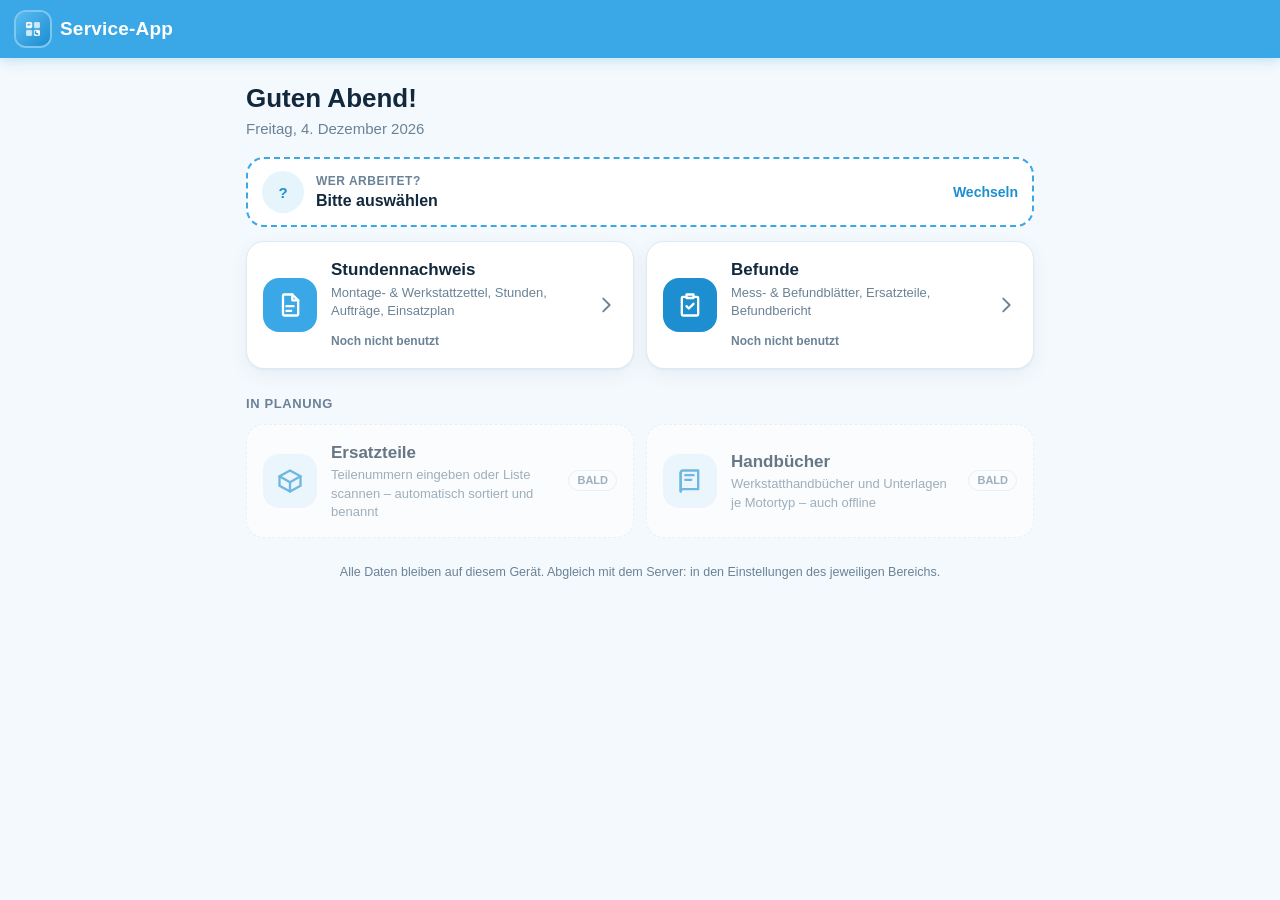
<file: index.html>
<!DOCTYPE html>
<html lang="de">
<head>
  <meta charset="UTF-8">
  <meta name="viewport" content="width=device-width, initial-scale=1, viewport-fit=cover">
  <meta name="theme-color" content="#3aa8e6">
  <meta name="apple-mobile-web-app-capable" content="yes">
  <meta name="apple-mobile-web-app-status-bar-style" content="default">
  <meta name="apple-mobile-web-app-title" content="Service-App">
  <title>Service-App</title>
  <link rel="manifest" href="manifest.json">
  <link rel="icon" href="icons/icon-192.png">
  <link rel="apple-touch-icon" href="icons/icon-192.png">
  <link rel="stylesheet" href="start.css">
</head>
<body>
  <header class="topbar">
    <div class="brand">
      <img class="brand-logo" src="icons/icon-192.png" alt="">
      <span class="brand-text">Service-App</span>
    </div>
    <button class="install-btn" id="btn-install" onclick="installApp()" hidden>Installieren</button>
  </header>

  <main>
    <section class="hello">
      <h1 id="hello-title">Moin!</h1>
      <p class="muted" id="hello-date"></p>
    </section>

    <button class="who" id="who" onclick="openWho()" type="button">
      <span class="avatar" id="who-avatar">?</span>
      <span class="who-text"><small id="who-role">Wer arbeitet?</small><b id="who-name">Bitte auswählen</b></span>
      <span class="who-change">Wechseln</span>
    </button>

    <section class="tiles">
      <a class="tile" id="tile-zettel" href="zettel/">
        <span class="tile-icon"><svg viewBox="0 0 24 24"><path d="M7 3h7l5 5v12a1 1 0 0 1-1 1H7a1 1 0 0 1-1-1V4a1 1 0 0 1 1-1z"/><path d="M14 3v5h5"/><path d="M9 13h6M9 17h4"/></svg></span>
        <span class="tile-body">
          <b>Stundennachweis</b>
          <small>Montage- &amp; Werkstattzettel, Stunden, Aufträge, Einsatzplan</small>
          <span class="tile-stats" id="stats-zettel"></span>
        </span>
        <svg class="tile-go" viewBox="0 0 24 24"><path d="M9 5l7 7-7 7"/></svg>
      </a>
      <a class="tile" id="tile-befunde" href="befunde/">
        <span class="tile-icon"><svg viewBox="0 0 24 24"><path d="M9 3h6v3H9z"/><path d="M8 5H6a1 1 0 0 0-1 1v14a1 1 0 0 0 1 1h12a1 1 0 0 0 1-1V6a1 1 0 0 0-1-1h-2"/><path d="M9 13l2 2 4-4"/></svg></span>
        <span class="tile-body">
          <b>Befunde</b>
          <small>Mess- &amp; Befundblätter, Ersatzteile, Befundbericht</small>
          <span class="tile-stats" id="stats-befunde"></span>
        </span>
        <svg class="tile-go" viewBox="0 0 24 24"><path d="M9 5l7 7-7 7"/></svg>
      </a>
    </section>

    <section class="card" id="todo-card" hidden>
      <h2 class="card-title">Zu erledigen</h2>
      <div id="todo-list"></div>
    </section>

    <section class="soon">
      <h2 class="soon-title">In Planung</h2>
      <div class="tiles">
        <div class="tile disabled">
          <span class="tile-icon"><svg viewBox="0 0 24 24"><path d="M21 8l-9-5-9 5 9 5 9-5z"/><path d="M3 8v8l9 5 9-5V8"/><path d="M12 13v8"/></svg></span>
          <span class="tile-body"><b>Ersatzteile</b><small>Teilenummern eingeben oder Liste scannen – automatisch sortiert und benannt</small></span>
          <em class="soon-pill">bald</em>
        </div>
        <div class="tile disabled">
          <span class="tile-icon"><svg viewBox="0 0 24 24"><path d="M4 5a2 2 0 0 1 2-2h13v16H6a2 2 0 0 0-2 2z"/><path d="M4 21V5"/><path d="M8 7h7M8 11h5"/></svg></span>
          <span class="tile-body"><b>Handbücher</b><small>Werkstatthandbücher und Unterlagen je Motortyp – auch offline</small></span>
          <em class="soon-pill">bald</em>
        </div>
      </div>
    </section>

    <p class="foot muted">Alle Daten bleiben auf diesem Gerät. Abgleich mit dem Server: in den Einstellungen des jeweiligen Bereichs.</p>
  </main>

  <!-- Auswahl: wer arbeitet -->
  <div class="sheet-backdrop" id="who-sheet" onclick="if(event.target===this)closeWho()">
    <div class="sheet" role="dialog" aria-labelledby="who-title">
      <h2 id="who-title">Wer arbeitet?</h2>
      <div class="seg" id="who-seg">
        <button type="button" data-role="tech" onclick="setWhoRole('tech')">Monteur</button>
        <button type="button" data-role="office" onclick="setWhoRole('office')">Büro</button>
      </div>
      <div id="who-body"></div>
      <div class="sheet-actions"><button type="button" class="btn ghost" onclick="closeWho()">Abbrechen</button></div>
    </div>
  </div>

  <!-- Rechenfunktionen des Stundennachweises (nur Funktionen, keine Startlogik) -->
  <script src="zettel/js/02-helpers.js"></script>
  <script src="start.js"></script>
</body>
</html>
</file>
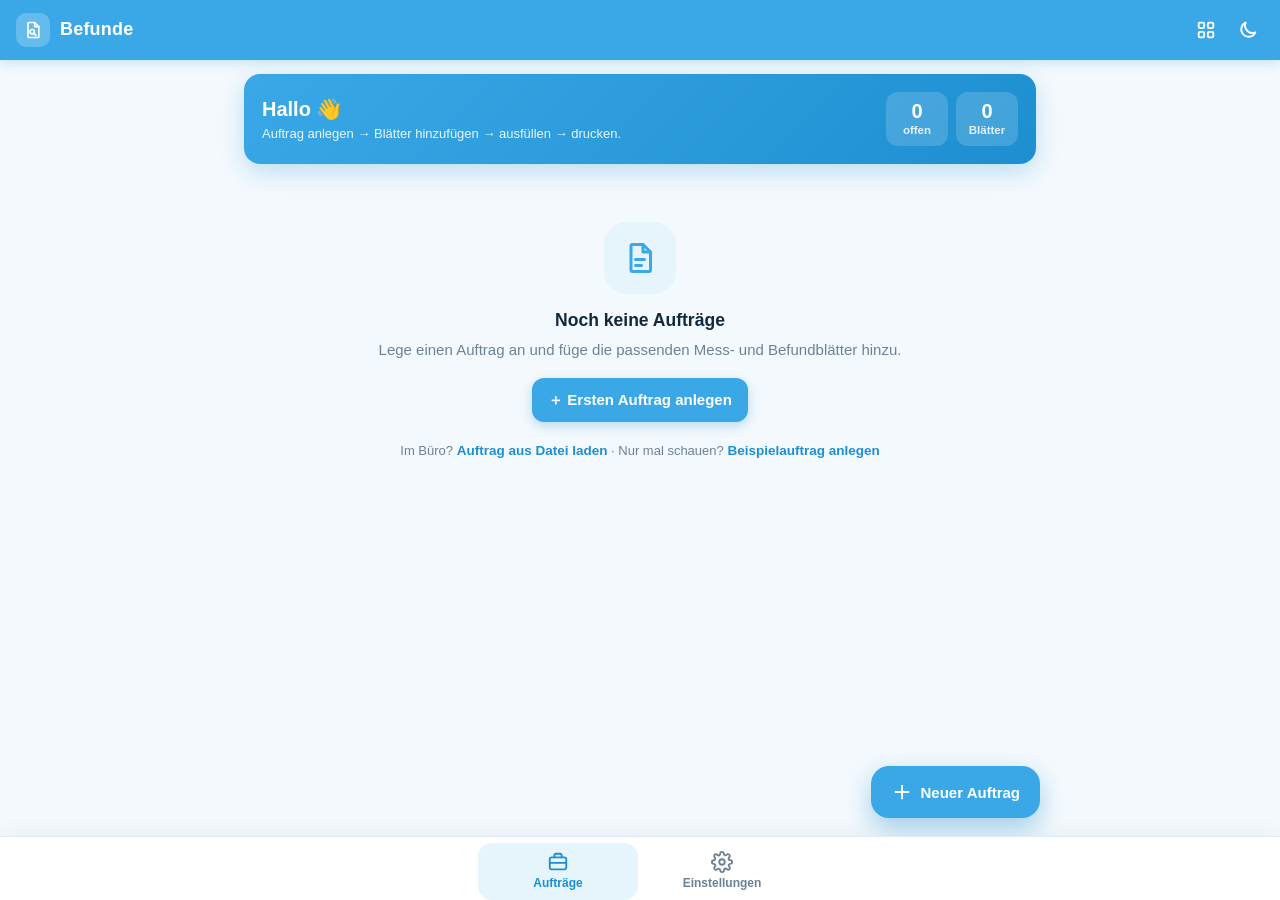
<file: befunde/index.html>
<!DOCTYPE html>
<html lang="de">
<head>
  <meta charset="UTF-8">
  <meta name="viewport" content="width=device-width, initial-scale=1, viewport-fit=cover">
  <meta name="theme-color" content="#3aa8e6">
  <meta name="apple-mobile-web-app-capable" content="yes">
  <meta name="apple-mobile-web-app-status-bar-style" content="default">
  <meta name="apple-mobile-web-app-title" content="Service-App">
  <title>Befunde</title>
  <link rel="manifest" href="../manifest.json">
  <link rel="icon" href="icons/icon-192.png">
  <link rel="apple-touch-icon" href="icons/icon-192.png">
  <link rel="stylesheet" href="style.css">
</head>
<body>
  <div id="app">
    <!-- Kopfzeile -->
    <header class="topbar">
      <button class="icon-btn" id="btn-back" onclick="goBack()" aria-label="Zurück" hidden>
        <svg viewBox="0 0 24 24"><path d="M15 5l-7 7 7 7"/></svg>
      </button>
      <div class="brand" id="topbar-title">
        <span class="brand-mark">
          <svg viewBox="0 0 24 24"><path d="M7 3h7l5 5v12a1 1 0 0 1-1 1H7a1 1 0 0 1-1-1V4a1 1 0 0 1 1-1z"/><path d="M14 3v5h5"/><circle cx="11" cy="14" r="2.6"/><path d="M13 16l2.5 2.5"/></svg>
        </span>
        <span class="brand-text">Befunde</span>
      </div>
      <div class="topbar-actions">
        <button class="icon-btn" id="btn-print" onclick="printCurrent()" aria-label="Drucken / PDF" hidden>
          <svg viewBox="0 0 24 24"><path d="M7 9V3h10v6"/><rect x="3" y="9" width="18" height="8" rx="2"/><path d="M7 14h10v7H7z"/></svg>
        </button>
        <button class="icon-btn" id="btn-menu" onclick="openContextMenu()" aria-label="Mehr" hidden>
          <svg viewBox="0 0 24 24"><circle cx="12" cy="5" r="1.4"/><circle cx="12" cy="12" r="1.4"/><circle cx="12" cy="19" r="1.4"/></svg>
        </button>
        <button class="icon-btn sync-off" id="btn-sync" onclick="runSync(true)" aria-label="Jetzt abgleichen" hidden>
          <svg viewBox="0 0 24 24"><path d="M7 18a4.5 4.5 0 0 1-.6-8.96A6 6 0 0 1 18 8.5a4 4 0 0 1-.5 7.97"/><path d="M12 12v8M9 17l3 3 3-3"/></svg>
        </button>
        <a onclick="commitFocus(); flushSave()" class="icon-btn" id="btn-home" href="../" aria-label="Startseite" title="Service-App Startseite">
          <svg viewBox="0 0 24 24"><rect x="4" y="4" width="6" height="6" rx="1.5"/><rect x="14" y="4" width="6" height="6" rx="1.5"/><rect x="4" y="14" width="6" height="6" rx="1.5"/><rect x="14" y="14" width="6" height="6" rx="1.5"/></svg>
        </a>
        <button class="icon-btn" id="btn-theme" onclick="toggleTheme()" aria-label="Hell/Dunkel umschalten">
          <svg class="ico-moon" viewBox="0 0 24 24"><path d="M20 14.5A8 8 0 0 1 9.5 4a8 8 0 1 0 10.5 10.5z"/></svg>
          <svg class="ico-sun" viewBox="0 0 24 24"><circle cx="12" cy="12" r="4"/><path d="M12 2v2M12 20v2M4.9 4.9l1.4 1.4M17.7 17.7l1.4 1.4M2 12h2M20 12h2M4.9 19.1l1.4-1.4M17.7 6.3l1.4-1.4"/></svg>
        </button>
      </div>
    </header>

    <main>
      <!-- Ansicht: Aufträge -->
      <section class="view active" id="view-orders">
        <div id="orders-body"></div>
        <button class="fab" onclick="openNewOrderModal()" aria-label="Neuer Auftrag">
          <svg viewBox="0 0 24 24"><path d="M12 5v14M5 12h14"/></svg>
          <span>Neuer Auftrag</span>
        </button>
      </section>

      <!-- Ansicht: Auftrag (Kopfdaten + Blätter) -->
      <section class="view" id="view-order">
        <div id="order-body"></div>
      </section>

      <!-- Ansicht: Blatt bearbeiten -->
      <section class="view" id="view-sheet">
        <div id="sheet-body"></div>
      </section>

      <!-- Ansicht: Bericht digital (z.B. fürs Büro) -->
      <section class="view" id="view-report">
        <div id="report-body"></div>
      </section>

      <!-- Ansicht: Einstellungen -->
      <section class="view" id="view-settings">
        <div id="settings-body"></div>
      </section>
    </main>

    <!-- Untere Navigation -->
    <nav class="bottom-nav" id="bottom-nav">
      <button class="nav-item active" data-view="orders" onclick="showView('orders')">
        <svg viewBox="0 0 24 24"><rect x="3" y="7" width="18" height="13" rx="2"/><path d="M8 7V5a2 2 0 0 1 2-2h4a2 2 0 0 1 2 2v2"/><path d="M3 13h18"/></svg>
        <span>Aufträge</span>
      </button>
      <button class="nav-item" data-view="settings" onclick="showView('settings')">
        <svg viewBox="0 0 24 24"><circle cx="12" cy="12" r="3"/><path d="M19.4 15a1.7 1.7 0 0 0 .3 1.8l.1.1a2 2 0 1 1-2.8 2.8l-.1-.1a1.7 1.7 0 0 0-1.8-.3 1.7 1.7 0 0 0-1 1.5V21a2 2 0 1 1-4 0v-.1a1.7 1.7 0 0 0-1.1-1.5 1.7 1.7 0 0 0-1.8.3l-.1.1a2 2 0 1 1-2.8-2.8l.1-.1a1.7 1.7 0 0 0 .3-1.8 1.7 1.7 0 0 0-1.5-1H3a2 2 0 1 1 0-4h.1a1.7 1.7 0 0 0 1.5-1.1 1.7 1.7 0 0 0-.3-1.8l-.1-.1a2 2 0 1 1 2.8-2.8l.1.1a1.7 1.7 0 0 0 1.8.3H9a1.7 1.7 0 0 0 1-1.5V3a2 2 0 1 1 4 0v.1a1.7 1.7 0 0 0 1 1.5 1.7 1.7 0 0 0 1.8-.3l.1-.1a2 2 0 1 1 2.8 2.8l-.1.1a1.7 1.7 0 0 0-.3 1.8V9a1.7 1.7 0 0 0 1.5 1H21a2 2 0 1 1 0 4h-.1a1.7 1.7 0 0 0-1.5 1z"/></svg>
        <span>Einstellungen</span>
      </button>
    </nav>
  </div>

  <!-- Modal-Container (Inhalt wird per JS gesetzt) -->
  <div class="modal-backdrop" id="modal" onclick="if(event.target===this && !this.dataset.locked)closeModal()">
    <div class="modal-card" id="modal-card"></div>
  </div>

  <!-- Unterschrift -->
  <div class="sign-overlay" id="sign-overlay">
    <div class="sign-head">
      <div>
        <div class="sign-title" id="sign-title">Unterschrift</div>
        <div class="sign-hint">Bitte im Feld unterschreiben – Handy quer halten gibt mehr Platz.</div>
      </div>
      <button class="icon-btn" onclick="closeSignaturePad()" aria-label="Schließen">
        <svg viewBox="0 0 24 24"><path d="M6 6l12 12M18 6L6 18"/></svg>
      </button>
    </div>
    <div class="sign-name" id="sign-name-wrap">
      <input type="text" id="sign-name" placeholder="Name in Druckbuchstaben" autocomplete="off">
    </div>
    <div class="sign-canvas-wrap">
      <canvas id="sign-canvas"></canvas>
      <div class="sign-line"></div>
    </div>
    <div class="sign-actions">
      <button class="btn btn-ghost" onclick="clearSignaturePad()">Löschen</button>
      <button class="btn btn-primary" onclick="confirmSignaturePad()">Unterschrift übernehmen</button>
    </div>
  </div>

  <!-- Fotoauswahl (versteckt) -->
  <input type="file" id="photo-input" accept="image/*" multiple hidden>
  <input type="file" id="import-input" accept=".json,application/json" hidden>

  <!-- Zahlenleiste über der Tastatur (Minus fehlt auf vielen Zahlentastaturen) -->
  <div class="num-bar" id="num-bar" hidden>
    <button type="button" class="nb-sign" onclick="toggleSign()">± Minus</button>
    <span class="nb-hint">Vorzeichen umschalten</span>
    <button type="button" class="nb-next" onclick="numBarNext()">Weiter ▶</button>
  </div>

  <div class="toast" id="toast"></div>

  <!-- Druckansicht (nur beim Drucken sichtbar) -->
  <div id="print-area" class="paper-doc"></div>

  <script src="js/01-core.js"></script>
  <script src="js/02-helpers.js"></script>
  <script src="js/03-types.js"></script>
  <script src="js/04-orders.js"></script>
  <script src="js/05-editor.js"></script>
  <script src="js/06-special.js"></script>
  <script src="js/07-photos.js"></script>
  <script src="js/08-signature.js"></script>
  <script src="js/09-print.js"></script>
  <script src="js/10-settings.js"></script>
  <script src="js/11-report.js"></script>
  <script src="js/12-sync.js"></script>
</body>
</html>
</file>
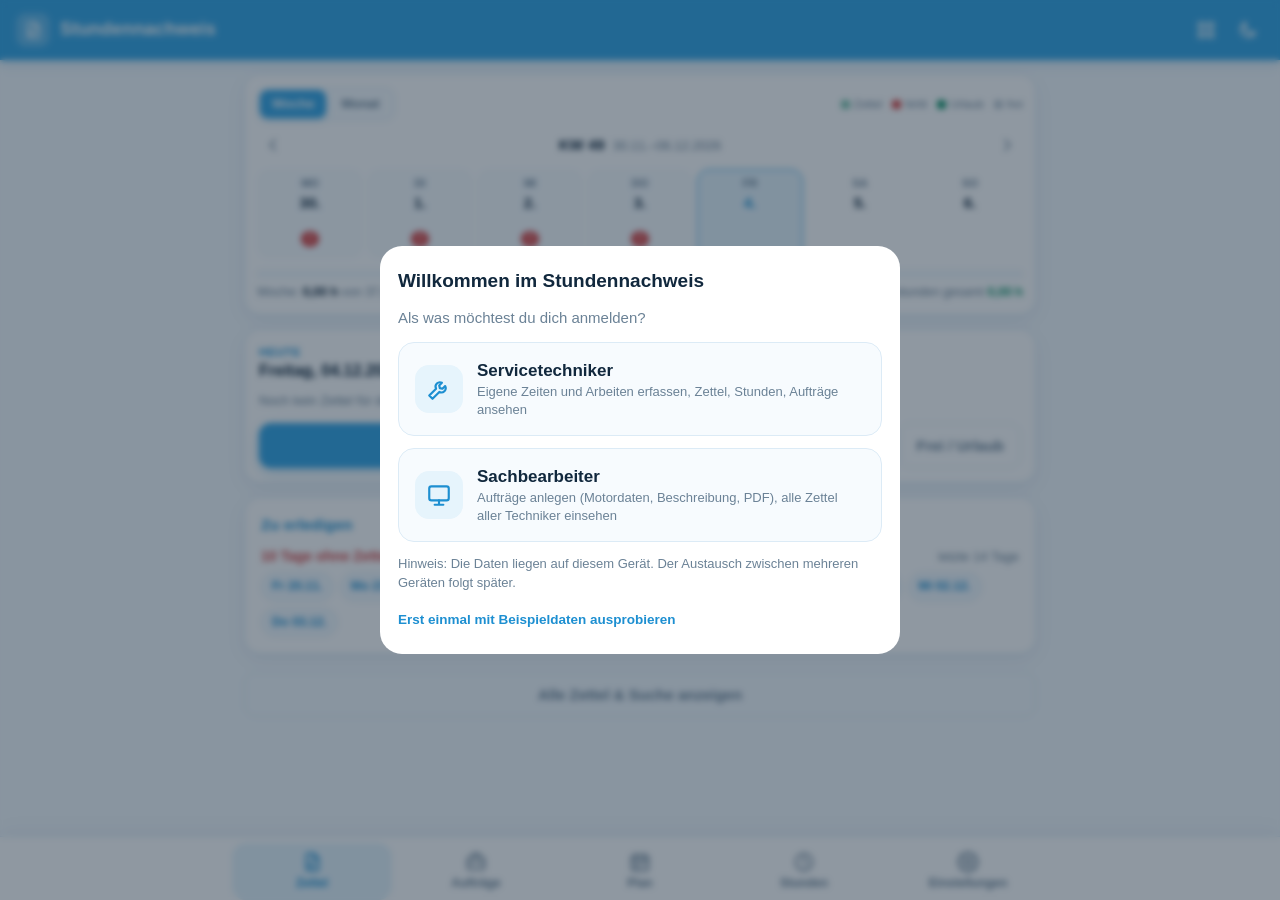
<file: zettel/index.html>
<!DOCTYPE html>
<html lang="de">
<head>
  <meta charset="UTF-8">
  <meta name="viewport" content="width=device-width, initial-scale=1, viewport-fit=cover">
  <meta name="theme-color" content="#3aa8e6">
  <meta name="apple-mobile-web-app-capable" content="yes">
  <meta name="apple-mobile-web-app-status-bar-style" content="default">
  <meta name="apple-mobile-web-app-title" content="Service-App">
  <title>Stundennachweis</title>
  <link rel="manifest" href="../manifest.json">
  <link rel="icon" href="icons/icon-192.png">
  <link rel="apple-touch-icon" href="icons/icon-192.png">
  <link rel="stylesheet" href="style.css">
</head>
<body>
  <div id="app">
    <!-- Kopfzeile -->
    <header class="topbar">
      <button class="icon-btn" id="btn-back" onclick="goBack()" aria-label="Zurück" hidden>
        <svg viewBox="0 0 24 24"><path d="M15 5l-7 7 7 7"/></svg>
      </button>
      <div class="brand" id="topbar-title">
        <span class="brand-mark">
          <svg viewBox="0 0 24 24"><path d="M7 3h7l5 5v12a1 1 0 0 1-1 1H7a1 1 0 0 1-1-1V4a1 1 0 0 1 1-1z"/><path d="M14 3v5h5"/><path d="M9 13h6M9 17h4"/></svg>
        </span>
        <span class="brand-text">Stundennachweis</span>
        <span class="role-badge" id="role-badge" onclick="openRoleChooser()" title="Rolle wechseln"></span>
      </div>
      <div class="topbar-actions">
        <button class="icon-btn" id="btn-print" onclick="printCurrent()" aria-label="Drucken / PDF" hidden>
          <svg viewBox="0 0 24 24"><path d="M7 9V3h10v6"/><rect x="3" y="9" width="18" height="8" rx="2"/><path d="M7 14h10v7H7z"/></svg>
        </button>
        <button class="icon-btn" id="btn-sheet-menu" onclick="openSheetMenu()" aria-label="Mehr" hidden>
          <svg viewBox="0 0 24 24"><circle cx="12" cy="5" r="1.4"/><circle cx="12" cy="12" r="1.4"/><circle cx="12" cy="19" r="1.4"/></svg>
        </button>
        <button class="icon-btn sync-off" id="btn-sync" onclick="runSync(true)" aria-label="Jetzt abgleichen" hidden>
          <svg viewBox="0 0 24 24"><path d="M7 18a4.5 4.5 0 0 1-.6-8.96A6 6 0 0 1 18 8.5a4 4 0 0 1-.5 7.97"/><path d="M12 12v8M9 17l3 3 3-3"/></svg>
        </button>
        <a onclick="flushSave()" class="icon-btn" id="btn-home" href="../" aria-label="Startseite" title="Service-App Startseite">
          <svg viewBox="0 0 24 24"><rect x="4" y="4" width="6" height="6" rx="1.5"/><rect x="14" y="4" width="6" height="6" rx="1.5"/><rect x="4" y="14" width="6" height="6" rx="1.5"/><rect x="14" y="14" width="6" height="6" rx="1.5"/></svg>
        </a>
        <button class="icon-btn" id="btn-theme" onclick="toggleTheme()" aria-label="Hell/Dunkel umschalten">
          <svg class="ico-moon" viewBox="0 0 24 24"><path d="M20 14.5A8 8 0 0 1 9.5 4a8 8 0 1 0 10.5 10.5z"/></svg>
          <svg class="ico-sun" viewBox="0 0 24 24"><circle cx="12" cy="12" r="4"/><path d="M12 2v2M12 20v2M4.9 4.9l1.4 1.4M17.7 17.7l1.4 1.4M2 12h2M20 12h2M4.9 19.1l1.4-1.4M17.7 6.3l1.4-1.4"/></svg>
        </button>
      </div>
    </header>
    <div class="demo-banner" id="demo-banner" hidden>
      <span><b>DEMO</b> · Beispieldaten</span>
      <button onclick="endDemo()">Demo beenden</button>
    </div>

    <main>
      <!-- Ansicht: Zettel-Liste -->
      <section class="view active" id="view-sheets">
        <div class="tech-only" id="tech-home"></div>
        <div class="office-head office-only" id="office-head"></div>
        <div id="sheet-browser">
        <div class="toolbar">
          <div class="search">
            <svg viewBox="0 0 24 24"><circle cx="11" cy="11" r="7"/><path d="M20 20l-4-4"/></svg>
            <input type="search" id="sheet-search" placeholder="Suchen: Auftrag, Kunde, Schiff …" oninput="renderSheetList()">
          </div>
          <div class="toolbar-row">
            <div class="chips" id="sheet-filter">
              <button class="chip active" data-filter="all" onclick="setSheetFilter('all')">Alle</button>
              <button class="chip" data-filter="montage" onclick="setSheetFilter('montage')">Montage</button>
              <button class="chip" data-filter="werkstatt" onclick="setSheetFilter('werkstatt')">Werkstatt</button>
            </div>
            <button class="chip chip-action" onclick="openComposeModal()">
              <svg viewBox="0 0 24 24"><rect x="4" y="3" width="12" height="15" rx="2"/><path d="M8 21h10a2 2 0 0 0 2-2V7"/></svg>
              Auftrag zusammenstellen
            </button>
          </div>
        </div>
        <div id="sheet-list" class="sheet-list"></div>
        </div>
        <button class="fab tech-only" onclick="openNewSheetModal()" aria-label="Neuer Zettel">
          <svg viewBox="0 0 24 24"><path d="M12 5v14M5 12h14"/></svg>
          <span>Neuer Zettel</span>
        </button>
      </section>

      <!-- Ansicht: Zettel bearbeiten -->
      <section class="view" id="view-editor">
        <div id="editor-body"></div>
      </section>

      <!-- Ansicht: Auftrag zusammengestellt -->
      <section class="view" id="view-order">
        <div id="order-body"></div>
      </section>

      <!-- Ansicht: Übergabe eines Auftrags -->
      <section class="view" id="view-handover">
        <div id="handover-body"></div>
      </section>

      <!-- Ansicht: Aufträge (Liste) -->
      <section class="view" id="view-jobs">
        <div id="jobs-body"></div>
      </section>

      <!-- Ansicht: Auftrag (Detail / Bearbeiten) -->
      <section class="view" id="view-job">
        <div id="job-body"></div>
      </section>

      <!-- Ansicht: Einsatzplan -->
      <section class="view" id="view-plan">
        <div id="plan-body"></div>
      </section>

      <!-- Ansicht: Monteur-Akte (Büro) -->
      <section class="view" id="view-staff">
        <div id="staff-body"></div>
      </section>

      <!-- Ansicht: Stunden & Überstunden -->
      <section class="view" id="view-hours">
        <div id="hours-body"></div>
      </section>

      <!-- Ansicht: Einstellungen -->
      <section class="view" id="view-settings">
        <div id="settings-body"></div>
      </section>
    </main>

    <!-- Untere Navigation -->
    <nav class="bottom-nav" id="bottom-nav">
      <button class="nav-item active" data-view="sheets" onclick="showView('sheets')">
        <svg viewBox="0 0 24 24"><path d="M7 3h7l5 5v12a1 1 0 0 1-1 1H7a1 1 0 0 1-1-1V4a1 1 0 0 1 1-1z"/><path d="M14 3v5h5"/><path d="M9 13h6M9 17h4"/></svg>
        <span>Zettel</span>
      </button>
      <button class="nav-item" data-view="jobs" onclick="showView('jobs')">
        <svg viewBox="0 0 24 24"><rect x="3" y="7" width="18" height="13" rx="2"/><path d="M8 7V5a2 2 0 0 1 2-2h4a2 2 0 0 1 2 2v2"/><path d="M3 13h18"/></svg>
        <span>Aufträge</span>
      </button>
      <button class="nav-item" data-view="plan" onclick="showView('plan')">
        <svg viewBox="0 0 24 24"><rect x="3" y="5" width="18" height="16" rx="2"/><path d="M3 10h18M8 3v4M16 3v4M7 14h3M7 17h3M13 14h4"/></svg>
        <span>Plan</span>
        <span class="nav-badge" id="plan-badge" hidden></span>
      </button>
      <button class="nav-item tech-only" data-view="hours" onclick="showView('hours')">
        <svg viewBox="0 0 24 24"><circle cx="12" cy="12" r="9"/><path d="M12 7v5l3 2"/></svg>
        <span>Stunden</span>
      </button>
      <button class="nav-item" data-view="settings" onclick="showView('settings')">
        <svg viewBox="0 0 24 24"><circle cx="12" cy="12" r="3"/><path d="M19.4 15a1.7 1.7 0 0 0 .3 1.8l.1.1a2 2 0 1 1-2.8 2.8l-.1-.1a1.7 1.7 0 0 0-1.8-.3 1.7 1.7 0 0 0-1 1.5V21a2 2 0 1 1-4 0v-.1a1.7 1.7 0 0 0-1.1-1.5 1.7 1.7 0 0 0-1.8.3l-.1.1a2 2 0 1 1-2.8-2.8l.1-.1a1.7 1.7 0 0 0 .3-1.8 1.7 1.7 0 0 0-1.5-1H3a2 2 0 1 1 0-4h.1a1.7 1.7 0 0 0 1.5-1.1 1.7 1.7 0 0 0-.3-1.8l-.1-.1a2 2 0 1 1 2.8-2.8l.1.1a1.7 1.7 0 0 0 1.8.3H9a1.7 1.7 0 0 0 1-1.5V3a2 2 0 1 1 4 0v.1a1.7 1.7 0 0 0 1 1.5 1.7 1.7 0 0 0 1.8-.3l.1-.1a2 2 0 1 1 2.8 2.8l-.1.1a1.7 1.7 0 0 0-.3 1.8V9a1.7 1.7 0 0 0 1.5 1H21a2 2 0 1 1 0 4h-.1a1.7 1.7 0 0 0-1.5 1z"/></svg>
        <span>Einstellungen</span>
      </button>
    </nav>
  </div>

  <!-- Modal-Container (Inhalt wird per JS gesetzt) -->
  <div class="modal-backdrop" id="modal" onclick="if(event.target===this && !this.dataset.locked)closeModal()">
    <div class="modal-card" id="modal-card"></div>
  </div>

  <!-- Unterschrift -->
  <div class="sign-overlay" id="sign-overlay">
    <div class="sign-head">
      <div>
        <div class="sign-title" id="sign-title">Unterschrift</div>
        <div class="sign-hint">Bitte im Feld unterschreiben – Handy quer halten gibt mehr Platz.</div>
      </div>
      <button class="icon-btn" onclick="closeSignaturePad()" aria-label="Schließen">
        <svg viewBox="0 0 24 24"><path d="M6 6l12 12M18 6L6 18"/></svg>
      </button>
    </div>
    <div class="sign-name" id="sign-name-wrap">
      <input type="text" id="sign-name" placeholder="Name in Druckbuchstaben" autocomplete="off">
    </div>
    <div class="sign-canvas-wrap">
      <canvas id="sign-canvas"></canvas>
      <div class="sign-line"></div>
    </div>
    <div class="sign-actions">
      <button class="btn btn-ghost" onclick="clearSignaturePad()">Löschen</button>
      <button class="btn btn-primary" onclick="confirmSignaturePad()">Unterschrift übernehmen</button>
    </div>
  </div>

  <div class="toast" id="toast"></div>

  <!-- Druckansicht (nur beim Drucken sichtbar) -->
  <div id="print-area"></div>

  <script src="js/01-core.js"></script>
  <script src="js/02-helpers.js"></script>
  <script src="js/03-sheets.js"></script>
  <script src="js/04-editor.js"></script>
  <script src="js/05-signature.js"></script>
  <script src="js/06-print.js"></script>
  <script src="js/07-hours.js"></script>
  <script src="js/08-settings.js"></script>
  <script src="js/09-orders.js"></script>
  <script src="js/10-jobs.js"></script>
  <script src="js/11-home.js"></script>
  <script src="js/12-plan.js"></script>
  <script src="js/13-demo.js"></script>
  <script src="js/14-apps.js"></script>
  <script src="js/15-staff.js"></script>
  <script src="js/16-sync.js"></script>
  <script src="js/17-handover.js"></script>
  <script src="js/18-leave.js"></script>
</body>
</html>
</file>
<file: start.css>
/* Service-App – Startseite. Farben wie Zettel-Job/Befunde (Hellblau & Weiß, Dunkelmodus) */
:root {
  --accent: #3aa8e6; --accent-strong: #1d8fd1; --accent-soft: #e6f4fc;
  --bg: #f4f9fd; --surface: #ffffff; --border: #dcebf6; --text: #11283d; --muted: #6b8296;
  --warn: #c98a0a; --pos: #12946b;
  --shadow: 0 1px 2px rgba(17, 60, 100, .05), 0 6px 20px rgba(17, 60, 100, .06);
  --radius: 18px;
  color-scheme: light;
}
[data-theme="dark"] {
  --accent: #5cbcf2; --accent-strong: #7ccbf6; --accent-soft: #17344f;
  --bg: #0c1622; --surface: #132235; --border: #22384f; --text: #e7f1fa; --muted: #8ea6bb;
  --warn: #e6b13c; --pos: #3cc79a;
  --shadow: 0 1px 2px rgba(0, 0, 0, .3), 0 8px 24px rgba(0, 0, 0, .25);
  color-scheme: dark;
}
* { box-sizing: border-box; -webkit-tap-highlight-color: transparent; }
html, body { overflow-x: clip; }
body {
  margin: 0; min-height: 100vh;
  font-family: -apple-system, BlinkMacSystemFont, "Segoe UI", Roboto, "Helvetica Neue", Arial, sans-serif;
  background: var(--bg); color: var(--text); font-size: 15px; line-height: 1.4;
}
svg { width: 22px; height: 22px; fill: none; stroke: currentColor; stroke-width: 2; stroke-linecap: round; stroke-linejoin: round; flex-shrink: 0; }
a { color: inherit; text-decoration: none; }
.muted { color: var(--muted); }

.topbar {
  position: sticky; top: 0; z-index: 10;
  display: flex; align-items: center; gap: 10px;
  padding: calc(12px + env(safe-area-inset-top, 0px)) 16px 12px;
  background: var(--accent); color: #fff; box-shadow: 0 2px 12px rgba(29, 143, 209, .25);
}
[data-theme="dark"] .topbar { background: #10243a; color: var(--text); box-shadow: 0 1px 0 var(--border); }
.brand { display: flex; align-items: center; gap: 10px; flex: 1; min-width: 0; }
.brand-logo { width: 34px; height: 34px; border-radius: 10px; box-shadow: 0 0 0 2px rgba(255, 255, 255, .35); }
.brand-text { font-weight: 700; font-size: 19px; letter-spacing: .2px; }
.install-btn { border: 0; border-radius: 12px; padding: 8px 14px; font: inherit; font-weight: 700; background: rgba(255, 255, 255, .22); color: inherit; cursor: pointer; }

main { max-width: 820px; margin: 0 auto; padding: 18px 16px calc(40px + env(safe-area-inset-bottom, 0px)); }
.hello h1 { margin: 4px 0 2px; font-size: 26px; }
.hello p { margin: 0 0 18px; }

.tiles { display: grid; gap: 12px; grid-template-columns: minmax(0, 1fr); }
@media (min-width: 640px) { .tiles { grid-template-columns: repeat(2, minmax(0, 1fr)); } }
.tile {
  display: flex; align-items: center; gap: 14px; min-width: 0;
  background: var(--surface); border: 1px solid var(--border); border-radius: var(--radius);
  padding: 16px; box-shadow: var(--shadow);
  transition: transform .1s, box-shadow .15s;
}
a.tile:active { transform: scale(.985); }
a.tile:hover { box-shadow: 0 0 0 2px var(--accent-soft), var(--shadow); }
.tile-icon { width: 54px; height: 54px; border-radius: 16px; display: grid; place-items: center; flex: none; background: var(--accent); color: #fff; }
[data-theme="dark"] .tile-icon { color: #06243b; }
.tile-icon svg { width: 28px; height: 28px; }
#tile-befunde .tile-icon { background: #1d8fd1; }
.tile-body { display: flex; flex-direction: column; gap: 2px; flex: 1; min-width: 0; }
.tile-body b { font-size: 17px; }
.tile-body small { color: var(--muted); font-size: 13px; }
.tile-go { color: var(--muted); }
.tile-stats { display: flex; flex-wrap: wrap; gap: 6px; margin-top: 7px; }
.tile-stats:empty { display: none; }
.stat { font-size: 12px; font-weight: 700; padding: 3px 9px; border-radius: 999px; background: var(--accent-soft); color: var(--accent-strong); }
.stat.acc { background: rgba(18, 148, 107, .12); color: var(--pos); }
.stat.dim { background: transparent; color: var(--muted); padding-left: 0; font-weight: 600; }

.card { margin-top: 18px; background: var(--surface); border: 1px solid var(--border); border-radius: var(--radius); padding: 14px 16px 6px; box-shadow: var(--shadow); }
.card-title { margin: 0 0 6px; font-size: 15px; }
.todo { display: flex; align-items: center; gap: 10px; padding: 10px 0; border-top: 1px solid var(--border); }
.todo:first-child { border-top: 0; }
.todo span { display: flex; flex-direction: column; flex: 1; min-width: 0; }
.todo small { color: var(--muted); font-size: 12.5px; overflow: hidden; text-overflow: ellipsis; white-space: nowrap; }
.todo svg { color: var(--muted); width: 18px; height: 18px; }
.todo.warn b { color: var(--warn); }
.todo.ok b { color: var(--pos); }

.soon { margin-top: 26px; }
.soon-title { font-size: 13px; text-transform: uppercase; letter-spacing: .6px; color: var(--muted); margin: 0 0 10px; }
.tile.disabled { opacity: .62; box-shadow: none; border-style: dashed; }
.tile.disabled .tile-icon { background: var(--accent-soft); color: var(--accent-strong); }
.soon-pill { font-style: normal; font-size: 11px; font-weight: 700; text-transform: uppercase; color: var(--muted); border: 1px solid var(--border); border-radius: 999px; padding: 2px 8px; }
.foot { font-size: 12.5px; text-align: center; margin-top: 26px; }

/* Wer arbeitet? */
.who { display: flex; align-items: center; gap: 12px; width: 100%; text-align: left; font: inherit; color: inherit; cursor: pointer;
  background: var(--surface); border: 1px solid var(--border); border-radius: var(--radius); padding: 12px 14px; margin: 0 0 14px; box-shadow: var(--shadow); }
.who.empty { border: 2px dashed var(--accent); box-shadow: none; }
.avatar { width: 42px; height: 42px; border-radius: 50%; display: grid; place-items: center; flex: none; font-weight: 800; font-size: 15px;
  background: var(--accent-soft); color: var(--accent-strong); }
.avatar.small { width: 34px; height: 34px; font-size: 13px; }
.who-text { display: flex; flex-direction: column; flex: 1; min-width: 0; }
.who-text small { color: var(--muted); font-size: 12px; font-weight: 700; text-transform: uppercase; letter-spacing: .5px; }
.who-text b { font-size: 16px; overflow: hidden; text-overflow: ellipsis; white-space: nowrap; }
.who-change { color: var(--accent-strong); font-weight: 700; font-size: 14px; }

.sheet-backdrop { position: fixed; inset: 0; z-index: 50; background: rgba(8, 24, 40, .45); display: none; align-items: flex-end; justify-content: center; }
.sheet-backdrop.open { display: flex; }
.sheet { width: 100%; max-width: 520px; max-height: 88vh; overflow: auto; background: var(--surface); color: var(--text);
  border-radius: 22px 22px 0 0; padding: 18px 16px calc(16px + env(safe-area-inset-bottom, 0px)); animation: up .18s ease-out; }
@media (min-width: 640px) { .sheet-backdrop { align-items: center; } .sheet { border-radius: 22px; } }
@keyframes up { from { transform: translateY(24px); opacity: 0; } to { transform: none; opacity: 1; } }
.sheet h2 { margin: 0 0 12px; font-size: 19px; }
.seg { display: flex; background: var(--bg); border: 1px solid var(--border); border-radius: 14px; padding: 4px; gap: 4px; margin-bottom: 14px; }
.seg button { flex: 1; border: 0; background: transparent; font: inherit; font-weight: 700; color: var(--muted); padding: 9px; border-radius: 10px; cursor: pointer; }
.seg button.on { background: var(--accent); color: #fff; }
[data-theme="dark"] .seg button.on { color: #06243b; }
.pick { display: grid; gap: 8px; margin-bottom: 12px; grid-template-columns: minmax(0, 1fr); }
.pick-btn { display: flex; align-items: center; gap: 10px; font: inherit; color: inherit; text-align: left; cursor: pointer; min-width: 0;
  background: var(--bg); border: 1.5px solid var(--border); border-radius: 14px; padding: 8px 12px; }
.pick-btn b { overflow: hidden; text-overflow: ellipsis; white-space: nowrap; }
.pick-btn.current { border-color: var(--accent); background: var(--accent-soft); }
.field { display: flex; flex-direction: column; gap: 5px; margin-bottom: 10px; }
.field span { font-size: 13px; font-weight: 600; color: var(--muted); }
.field input { font: inherit; color: inherit; background: var(--bg); border: 1.5px solid var(--border); border-radius: 12px; padding: 11px 12px; }
.field input:focus { outline: none; border-color: var(--accent); }
.muted.small { font-size: 13px; margin: 0 0 12px; }
.btn { font: inherit; font-weight: 700; border: 0; border-radius: 14px; padding: 12px 16px; cursor: pointer; }
.btn.primary { background: var(--accent); color: #fff; }
[data-theme="dark"] .btn.primary { color: #06243b; }
.btn.ghost { background: transparent; color: var(--muted); }
.btn.block { width: 100%; }
.sheet-actions { display: flex; justify-content: flex-end; margin-top: 6px; }
</file>
<file: befunde/style.css>
/* =====================================================================
   Befunde – Styling (Design wie Zettel-Job)
   Farben: Hellblau & Weiß, Dunkelmodus über [data-theme="dark"]
   ===================================================================== */

:root {
  --accent: #3aa8e6;
  --accent-strong: #1d8fd1;
  --accent-soft: #e6f4fc;
  --accent-softer: #f3f9fe;
  --bg: #f4f9fd;
  --surface: #ffffff;
  --surface-2: #f7fbfe;
  --border: #dcebf6;
  --text: #11283d;
  --muted: #6b8296;
  --pos: #12946b;
  --neg: #d64545;
  --warn: #c98a0a;
  --shadow: 0 1px 2px rgba(17, 60, 100, .05), 0 6px 20px rgba(17, 60, 100, .06);
  --radius: 16px;
  --radius-sm: 10px;
  --nav-h: 64px;
  --safe-b: env(safe-area-inset-bottom, 0px);
  color-scheme: light;
}

[data-theme="dark"] {
  --accent: #5cbcf2;
  --accent-strong: #7ccbf6;
  --accent-soft: #17344f;
  --accent-softer: #132a40;
  --bg: #0c1622;
  --surface: #132235;
  --surface-2: #172a40;
  --border: #22384f;
  --text: #e7f1fa;
  --muted: #8ea6bb;
  --pos: #3ccf9b;
  --neg: #ff7a7a;
  --shadow: 0 1px 2px rgba(0, 0, 0, .3), 0 8px 24px rgba(0, 0, 0, .25);
  color-scheme: dark;
}

* { box-sizing: border-box; -webkit-tap-highlight-color: transparent; }

html { -webkit-text-size-adjust: 100%; }

body {
  margin: 0;
  font-family: -apple-system, BlinkMacSystemFont, "Segoe UI", Roboto, "Helvetica Neue", Arial, sans-serif;
  background: var(--bg);
  color: var(--text);
  font-size: 15px;
  line-height: 1.4;
  min-height: 100vh;
  transition: background .2s, color .2s;
}

body.no-scroll { overflow: hidden; }

svg { width: 22px; height: 22px; fill: none; stroke: currentColor; stroke-width: 2; stroke-linecap: round; stroke-linejoin: round; flex-shrink: 0; }

button { font: inherit; color: inherit; cursor: pointer; }
input, select, textarea { font: inherit; color: inherit; }

.muted { color: var(--muted); }
.small-text { font-size: 13px; }
.pos { color: var(--pos); }
.neg { color: var(--neg); }

/* ---------- Kopfzeile ---------- */
.topbar {
  position: sticky; top: 0; z-index: 30;
  display: flex; align-items: center; gap: 6px;
  padding: calc(10px + env(safe-area-inset-top, 0px)) 12px 10px;
  background: var(--accent);
  color: #fff;
  box-shadow: 0 2px 12px rgba(29, 143, 209, .25);
}
[data-theme="dark"] .topbar { background: #10243a; color: var(--text); box-shadow: 0 1px 0 var(--border); }

.brand { display: flex; align-items: center; gap: 10px; flex: 1; min-width: 0; padding-left: 4px; }
.brand-mark {
  width: 34px; height: 34px; border-radius: 10px;
  background: rgba(255, 255, 255, .22);
  display: grid; place-items: center;
}
[data-theme="dark"] .brand-mark { background: var(--accent-soft); color: var(--accent); }
.brand-mark svg { width: 20px; height: 20px; }
.brand-text { font-weight: 700; font-size: 18px; letter-spacing: .2px; white-space: nowrap; overflow: hidden; text-overflow: ellipsis; }
body.in-editor .brand-mark { display: none; }

.topbar-actions { display: flex; gap: 2px; }

.icon-btn {
  width: 40px; height: 40px; border-radius: 12px;
  border: 0; background: transparent;
  display: inline-grid; place-items: center;
  transition: background .15s;
}
.icon-btn:hover { background: rgba(255, 255, 255, .16); }
.icon-btn.small { width: 32px; height: 32px; border-radius: 9px; }
.icon-btn.small svg { width: 18px; height: 18px; }
.icon-btn[hidden] { display: none; }
a.icon-btn { color: inherit; text-decoration: none; } /* Link zur Service-App-Startseite */
main .icon-btn, .modal-card .icon-btn, .sign-overlay .icon-btn { color: var(--muted); }
main .icon-btn:hover { background: var(--accent-soft); color: var(--accent-strong); }
.danger-hover:hover { color: var(--neg) !important; background: rgba(214, 69, 69, .1) !important; }

[data-theme="light"] .ico-sun, [data-theme="dark"] .ico-moon { display: none; }

/* ---------- Ansichten ---------- */
main {
  max-width: 820px; margin: 0 auto;
  padding: 14px 14px calc(var(--nav-h) + 90px + var(--safe-b));
}
body.in-editor main { padding-bottom: calc(40px + var(--safe-b)); }
.view { display: none; }
.view.active { display: block; animation: fade .18s ease-out; }
@keyframes fade { from { opacity: 0; transform: translateY(4px); } to { opacity: 1; transform: none; } }

/* ---------- Untere Navigation ---------- */
.bottom-nav {
  position: fixed; left: 0; right: 0; bottom: 0; z-index: 30;
  display: flex; justify-content: center; gap: 4px;
  height: calc(var(--nav-h) + var(--safe-b));
  padding: 6px 10px var(--safe-b);
  background: var(--surface);
  border-top: 1px solid var(--border);
  box-shadow: 0 -4px 20px rgba(17, 60, 100, .05);
}
.bottom-nav.hidden { display: none; }
.nav-item {
  flex: 1; max-width: 160px;
  border: 0; background: transparent; border-radius: 14px;
  display: flex; flex-direction: column; align-items: center; justify-content: center; gap: 2px;
  color: var(--muted); font-size: 12px; font-weight: 600;
}
.nav-item.active { color: var(--accent-strong); background: var(--accent-soft); }

/* ---------- Karten & Felder ---------- */
.card {
  background: var(--surface);
  border: 1px solid var(--border);
  border-radius: var(--radius);
  padding: 16px;
  margin-bottom: 14px;
  box-shadow: var(--shadow);
}
.card.flush { padding: 4px 0; }
.card-title { margin: 0 0 12px; font-size: 15px; font-weight: 700; color: var(--accent-strong); letter-spacing: .2px; }

.section-head { display: flex; align-items: baseline; justify-content: space-between; margin: 20px 4px 10px; gap: 10px; }
.section-head h3 { margin: 0; font-size: 16px; }

.grid-2 { display: grid; grid-template-columns: 1fr 1fr; gap: 10px 12px; }
.span-2 { grid-column: span 2; }

.field { display: flex; flex-direction: column; gap: 5px; margin-bottom: 10px; min-width: 0; }
.grid-2 .field { margin-bottom: 0; }
.field > span { font-size: 12.5px; font-weight: 600; color: var(--muted); }
.field input, .field select, .field textarea, .entry input, .entry select, .search input, .code-row input {
  width: 100%;
  border: 1.5px solid var(--border);
  background: var(--surface-2);
  border-radius: var(--radius-sm);
  padding: 10px 12px;
  outline: none;
  transition: border-color .15s, background .15s, box-shadow .15s;
  min-height: 44px;
}
.field textarea { resize: vertical; min-height: 70px; }
.field input:focus, .field select:focus, .field textarea:focus, .entry input:focus, .entry select:focus, .search input:focus, .code-row input:focus {
  border-color: var(--accent);
  background: var(--surface);
  box-shadow: 0 0 0 3px rgba(58, 168, 230, .18);
}
input[type="date"] { min-height: 44px; }

fieldset.editor-form { border: 0; padding: 0; margin: 0; min-width: 0; }
fieldset[disabled] input, fieldset[disabled] select, fieldset[disabled] textarea { opacity: .75; }
fieldset[disabled] .entry-add, fieldset[disabled] > .btn.block, fieldset[disabled] .icon-btn, fieldset[disabled] .link-btn { display: none; }

.check { display: flex; align-items: center; gap: 10px; padding: 8px 0; font-weight: 600; cursor: pointer; }
.check input { width: 20px; height: 20px; accent-color: var(--accent); }
.check.small { font-size: 12.5px; font-weight: 600; color: var(--muted); padding: 0; gap: 6px; white-space: nowrap; }
.check.small input { width: 17px; height: 17px; }

/* Ja/Nein-Schalter */
.seg {
  display: flex; background: var(--surface-2); border: 1.5px solid var(--border);
  border-radius: var(--radius-sm); padding: 3px; gap: 3px; min-height: 44px;
}
.seg button {
  flex: 1; border: 0; background: transparent; border-radius: 8px;
  font-weight: 600; color: var(--muted); padding: 6px 10px;
}
.seg button.on { background: var(--accent); color: #fff; box-shadow: 0 2px 6px rgba(29, 143, 209, .3); }
.seg button.on.no { background: #7d93a8; box-shadow: none; }
[data-theme="dark"] .seg button.on { color: #06243b; }
[data-theme="dark"] .seg button.on.no { background: #4c6177; color: #fff; }
.seg.wide button { padding: 10px; }

/* ---------- Buttons ---------- */
.btn {
  display: inline-flex; align-items: center; justify-content: center; gap: 6px;
  border: 0; border-radius: 12px;
  padding: 11px 16px; min-height: 44px;
  font-weight: 650;
  transition: transform .08s, background .15s, box-shadow .15s;
}
.btn:active { transform: scale(.97); }
.btn svg { width: 18px; height: 18px; }
.btn.block { width: 100%; margin-bottom: 14px; }
.btn-primary { background: var(--accent); color: #fff; box-shadow: 0 4px 12px rgba(29, 143, 209, .28); }
.btn-primary:hover { background: var(--accent-strong); }
[data-theme="dark"] .btn-primary { color: #06243b; }
.btn-soft { background: var(--accent-soft); color: var(--accent-strong); }
.btn-soft:hover { filter: brightness(.97); }
.btn-ghost { background: transparent; color: var(--muted); border: 1.5px solid var(--border); }
.btn-danger { background: var(--neg); color: #fff; }
.btn-danger-ghost { background: transparent; color: var(--neg); border: 1.5px solid rgba(214, 69, 69, .35); width: 100%; }
.btn-white { background: #fff; color: var(--accent-strong); margin-top: 14px; }
.btn-row { display: flex; gap: 10px; flex-wrap: wrap; }

.link-btn { border: 0; background: none; color: var(--accent-strong); font-weight: 600; padding: 6px 0; font-size: 13.5px; }
.link-btn.danger { color: var(--neg); }

.chip {
  border: 1.5px solid var(--border); background: var(--surface);
  border-radius: 999px; padding: 6px 14px; font-weight: 600; font-size: 13.5px; color: var(--muted);
}
.chip.active { background: var(--accent); border-color: var(--accent); color: #fff; }
[data-theme="dark"] .chip.active { color: #06243b; }
.chip.mini { padding: 5px 10px; font-size: 12.5px; color: var(--accent-strong); background: var(--accent-softer); border-color: var(--border); }

/* ---------- Zettel-Liste ---------- */
.balance-strip {
  display: flex; align-items: center; gap: 12px;
  background: linear-gradient(135deg, var(--accent), var(--accent-strong));
  color: #fff; border-radius: var(--radius); padding: 14px 16px; margin-bottom: 14px;
  box-shadow: 0 8px 22px rgba(29, 143, 209, .28); cursor: pointer;
}
[data-theme="dark"] .balance-strip { background: linear-gradient(135deg, #1b4c74, #16395a); box-shadow: var(--shadow); }
.bs-item { flex: 1; display: flex; flex-direction: column; }
.bs-label { font-size: 12px; opacity: .85; font-weight: 600; }
.bs-value { font-size: 21px; font-weight: 750; letter-spacing: -.2px; }
.bs-value.neg { color: #ffe1e1; }
.bs-arrow { opacity: .7; }

.toolbar { display: flex; flex-direction: column; gap: 10px; margin-bottom: 14px; }
.search { position: relative; }
.search svg { position: absolute; left: 12px; top: 50%; transform: translateY(-50%); width: 18px; height: 18px; color: var(--muted); }
.search input { padding-left: 38px; background: var(--surface); }
.chips { display: flex; gap: 8px; overflow-x: auto; }

.sheet-list { display: grid; gap: 10px; }
.sheet-card {
  text-align: left; width: 100%;
  background: var(--surface); border: 1px solid var(--border);
  border-left: 4px solid var(--accent);
  border-radius: var(--radius); padding: 13px 15px;
  box-shadow: var(--shadow);
  transition: transform .1s, box-shadow .15s;
}
.sheet-card:active { transform: scale(.99); }
.sheet-card.is-werkstatt { border-left-color: #8fb3cf; }
.sc-top { display: flex; justify-content: space-between; align-items: center; gap: 8px; margin-bottom: 4px; }
.type-pill { font-size: 11px; font-weight: 700; text-transform: uppercase; letter-spacing: .6px; color: var(--accent-strong); }
.is-werkstatt .type-pill { color: var(--muted); }
.sc-date { font-size: 12.5px; color: var(--muted); font-weight: 600; }
.sc-title { font-weight: 700; font-size: 16px; white-space: nowrap; overflow: hidden; text-overflow: ellipsis; }
.sc-sub { font-size: 13px; color: var(--muted); margin-top: 1px; }
.sc-bottom { display: flex; justify-content: space-between; align-items: center; margin-top: 10px; }
.sc-hours { font-weight: 750; font-size: 15px; }
.sc-badges { display: flex; gap: 6px; }
.badge { font-size: 11.5px; font-weight: 700; padding: 3px 9px; border-radius: 999px; background: var(--accent-soft); color: var(--accent-strong); }
.badge-ok { background: rgba(18, 148, 107, .12); color: var(--pos); }
.badge-open { background: rgba(201, 138, 10, .12); color: var(--warn); }

.empty { text-align: center; padding: 44px 20px; color: var(--muted); }
.empty.small { padding: 22px; }
.empty h3 { color: var(--text); margin: 14px 0 6px; }
.empty p { margin: 0 0 18px; }
.empty-icon { width: 72px; height: 72px; border-radius: 22px; margin: 0 auto; background: var(--accent-soft); color: var(--accent); display: grid; place-items: center; }
.empty-icon svg { width: 36px; height: 36px; }

.fab {
  position: fixed; right: 18px; bottom: calc(var(--nav-h) + 18px + var(--safe-b)); z-index: 25;
  display: flex; align-items: center; gap: 8px;
  border: 0; border-radius: 18px; padding: 15px 20px;
  background: var(--accent); color: #fff; font-weight: 700;
  box-shadow: 0 10px 26px rgba(29, 143, 209, .4);
}
[data-theme="dark"] .fab { color: #06243b; }
@media (min-width: 860px) { .fab { right: calc(50% - 400px); } }

/* ---------- Editor ---------- */
.sum-bar {
  display: flex; align-items: center; gap: 14px; flex-wrap: wrap;
  background: var(--accent-soft); border-radius: var(--radius); padding: 12px 16px; margin-bottom: 14px;
}
.sum-bar .sum-item { display: flex; flex-direction: column; }
.sum-bar .code-chips { flex-basis: 100%; }
.sum-all strong { color: var(--text) !important; }
.travel-line { background: var(--accent-softer); border-style: dashed; }
.travel-line .entry-times { min-height: 32px; color: var(--accent-strong); }
.travel-line .entry-times svg { width: 20px; height: 20px; }
.tl-label { flex: 1; min-width: 0; font-size: 13.5px; color: var(--text); white-space: nowrap; overflow: hidden; text-overflow: ellipsis; }
.tl-hint { flex: 1; min-width: 0; }
.sum-bar strong { font-size: 22px; color: var(--accent-strong); }
.code-chips { display: flex; flex-wrap: wrap; gap: 6px; }
.code-chip { background: var(--surface); border-radius: 8px; padding: 4px 9px; font-size: 12.5px; }
.code-chip b { color: var(--accent-strong); margin-right: 2px; }
.code-chip.no-count { opacity: .6; }

.lock-banner {
  display: flex; gap: 12px; align-items: center;
  background: rgba(18, 148, 107, .1); color: var(--pos);
  border: 1px solid rgba(18, 148, 107, .25); border-radius: var(--radius); padding: 12px 14px; margin-bottom: 14px;
}
.lock-banner div { display: flex; flex-direction: column; }
.lock-banner span { color: var(--muted); font-size: 13px; }

.day-card { padding: 14px; }
.day-head { display: flex; align-items: center; gap: 10px; margin-bottom: 12px; }
.day-date { flex: 1; display: flex; align-items: center; gap: 10px; min-width: 0; }
.day-date input {
  border: 1.5px solid var(--border); background: var(--surface-2); border-radius: var(--radius-sm);
  padding: 6px 10px; font-weight: 700; min-height: 40px; max-width: 160px;
}
.day-wd { color: var(--muted); font-weight: 600; font-size: 13.5px; }
.day-sum { text-align: right; display: flex; flex-direction: column; }
.day-sum strong { font-size: 17px; color: var(--accent-strong); }
.day-sum small { font-size: 11.5px; color: var(--muted); white-space: nowrap; }

.entries { display: flex; flex-direction: column; gap: 8px; }
.entry {
  background: var(--surface-2); border: 1px solid var(--border); border-radius: 12px; padding: 8px;
  display: flex; flex-direction: column; gap: 6px;
}
.entry.invalid { border-color: var(--neg); }
.entry.no-count .entry-dur { text-decoration: line-through; opacity: .6; }
.entry-times { display: flex; align-items: center; gap: 6px; }
.entry input, .entry select { min-height: 40px; padding: 8px 10px; background: var(--surface); }
.t-in { width: 74px !important; text-align: center; font-variant-numeric: tabular-nums; font-weight: 650; flex: 0 0 auto; }
.dash { color: var(--muted); }
.code-sel { flex: 1; min-width: 64px; font-weight: 700; text-align: center; }
.entry-dur { font-weight: 700; font-size: 13px; color: var(--accent-strong); min-width: 58px; text-align: right; font-variant-numeric: tabular-nums; }
.entry-desc-row { display: flex; align-items: center; gap: 8px; }
.entry-desc { font-size: 14px; flex: 1; min-width: 0; }
.entry-ot {
  flex: 0 0 auto; font-size: 12px; font-weight: 700; white-space: nowrap;
  color: var(--warn); background: rgba(201, 138, 10, .12); padding: 5px 9px; border-radius: 8px;
}
.entry-ot[hidden] { display: none; }
.sum-ot strong { color: var(--warn) !important; }

.entry-add { display: flex; align-items: center; gap: 8px; margin-top: 10px; flex-wrap: wrap; }
.entry-add .btn { padding: 8px 14px; min-height: 38px; }
.quick-codes { display: flex; gap: 6px; flex-wrap: wrap; }

.day-extras { border-top: 1px dashed var(--border); margin-top: 14px; padding-top: 12px; }

.sub-block h4 { margin: 4px 0 10px; font-size: 13px; text-transform: uppercase; letter-spacing: .6px; color: var(--muted); }
.sub-block + .sub-block { border-top: 1px dashed var(--border); margin-top: 14px; padding-top: 12px; }

.sign-grid { display: grid; grid-template-columns: 1fr 1fr; gap: 12px; }
.sign-box {
  border: 2px dashed var(--border); border-radius: var(--radius); background: var(--surface-2);
  min-height: 140px; padding: 12px; display: flex; flex-direction: column; align-items: center; justify-content: center; gap: 6px;
  color: var(--muted); font-weight: 600; text-align: center; width: 100%;
}
.sign-box.empty:hover { border-color: var(--accent); color: var(--accent-strong); }
.sign-box svg { width: 34px; height: 34px; }
.sign-box.signed { border-style: solid; border-color: rgba(18, 148, 107, .35); }
.sign-box img { max-width: 100%; max-height: 80px; background: #fff; border-radius: 8px; padding: 4px; }
.sign-label { font-size: 12px; text-transform: uppercase; letter-spacing: .5px; align-self: flex-start; }
.sign-meta { font-size: 12px; }

.editor-footer { display: flex; gap: 10px; justify-content: flex-end; margin-top: 8px; }
.editor-footer .btn-primary { flex: 1; max-width: 220px; }

/* ---------- Stunden ---------- */
.balance-card {
  background: linear-gradient(135deg, var(--accent), var(--accent-strong));
  color: #fff; border-radius: 20px; padding: 20px; margin-bottom: 16px; text-align: center;
  box-shadow: 0 10px 28px rgba(29, 143, 209, .3);
}
[data-theme="dark"] .balance-card { background: linear-gradient(135deg, #1b4c74, #16395a); box-shadow: var(--shadow); }
.bc-label { font-size: 13px; font-weight: 600; opacity: .9; }
.bc-value { font-size: 38px; font-weight: 800; letter-spacing: -.5px; margin: 2px 0; }
.bc-value.neg { color: #ffe1e1; }
.bc-sub { font-size: 12.5px; opacity: .85; }
[data-theme="dark"] .btn-white { background: rgba(255, 255, 255, .12); color: #fff; }

.month-nav { display: flex; align-items: center; justify-content: space-between; margin: 6px 0 12px; }
.month-nav strong { font-size: 17px; }

.stat-grid { display: grid; grid-template-columns: repeat(4, 1fr); gap: 8px; margin-bottom: 14px; }
.stat { background: var(--surface); border: 1px solid var(--border); border-radius: 14px; padding: 10px 12px; box-shadow: var(--shadow); }
.stat span { display: block; font-size: 11.5px; font-weight: 600; color: var(--muted); }
.stat strong { font-size: 16px; }
.stat small { font-size: 11px; color: var(--muted); font-weight: 600; }

.h-week + .h-week { border-top: 1px solid var(--border); }
.h-week-head { display: flex; justify-content: space-between; padding: 10px 16px 4px; font-size: 12.5px; font-weight: 700; color: var(--muted); }
.h-day {
  width: 100%; border: 0; background: transparent; text-align: left;
  display: grid; grid-template-columns: 78px 1fr auto 70px; gap: 8px; align-items: center;
  padding: 9px 16px;
}
.h-day:hover { background: var(--accent-softer); }
.h-day.weekend .h-date { color: var(--accent-strong); }
.h-date { font-size: 13.5px; font-variant-numeric: tabular-nums; }
.h-src { display: flex; flex-wrap: wrap; gap: 4px; min-width: 0; }
.src { font-size: 11.5px; background: var(--accent-soft); color: var(--accent-strong); padding: 2px 8px; border-radius: 6px; font-weight: 600; max-width: 100%; overflow: hidden; text-overflow: ellipsis; white-space: nowrap; }
.src.off { background: rgba(125, 147, 168, .16); color: var(--muted); }
.src.off-abbau { background: rgba(214, 69, 69, .1); color: var(--neg); }
.src.off-korrektur { background: rgba(201, 138, 10, .12); color: var(--warn); }
.h-worked { font-weight: 700; font-size: 14px; font-variant-numeric: tabular-nums; }
.h-delta { text-align: right; font-size: 13px; font-weight: 700; color: var(--muted); font-variant-numeric: tabular-nums; }
.h-delta.pos { color: var(--pos); }
.h-delta.neg { color: var(--neg); }

.year-card { padding: 8px 6px; }
.yr-row {
  width: 100%; border: 0; background: transparent; border-radius: 10px;
  display: grid; grid-template-columns: 38px 1fr 70px 66px; gap: 10px; align-items: center; padding: 6px 10px;
  font-size: 13px;
}
.yr-row.current { background: var(--accent-soft); }
.yr-name { font-weight: 700; color: var(--muted); text-align: left; }
.yr-bar { height: 8px; background: var(--surface-2); border-radius: 99px; overflow: hidden; border: 1px solid var(--border); }
.yr-bar i { display: block; height: 100%; background: var(--accent); border-radius: 99px; }
.yr-val { text-align: right; font-weight: 650; font-variant-numeric: tabular-nums; }
.yr-delta { text-align: right; font-weight: 700; font-size: 12px; font-variant-numeric: tabular-nums; }

/* ---------- Einstellungen ---------- */
.target-grid { display: grid; grid-template-columns: repeat(7, 1fr); gap: 6px; margin: 10px 0 6px; }
.target-grid .field input { text-align: center; padding: 8px 4px; }
.target-grid .field > span { text-align: center; }
.codes-list { display: flex; flex-direction: column; gap: 8px; margin: 10px 0 12px; }
.code-row { display: flex; align-items: center; gap: 8px; }
.code-row .code-k { width: 64px; flex: 0 0 64px; text-transform: uppercase; font-weight: 700; text-align: center; padding: 8px; min-height: 40px; }
.code-row .code-l { flex: 1; min-width: 0; padding: 8px 10px; min-height: 40px; }
.own-sign { background: #fff; border: 1px solid var(--border); border-radius: 12px; padding: 10px; margin-bottom: 10px; text-align: center; }
.own-sign img { max-width: 100%; max-height: 90px; }
.danger-zone { background: transparent; box-shadow: none; border-style: dashed; }
.version { text-align: center; }

/* ---------- Modal ---------- */
.modal-backdrop {
  position: fixed; inset: 0; z-index: 60;
  background: rgba(8, 28, 48, .45); backdrop-filter: blur(3px);
  display: flex; align-items: flex-end; justify-content: center;
  opacity: 0; pointer-events: none; transition: opacity .18s;
}
.modal-backdrop.open { opacity: 1; pointer-events: auto; }
.modal-card {
  background: var(--surface); width: 100%; max-width: 520px; max-height: 88vh; overflow-y: auto;
  border-radius: 22px 22px 0 0; padding: 22px 18px calc(18px + var(--safe-b));
  transform: translateY(20px); transition: transform .2s;
}
.modal-backdrop.open .modal-card { transform: none; }
@media (min-width: 640px) {
  .modal-backdrop { align-items: center; }
  .modal-card { border-radius: 22px; }
}
.modal-title { margin: 0 0 12px; font-size: 19px; }
.modal-sub { margin: 16px 0 8px; font-size: 13px; text-transform: uppercase; letter-spacing: .5px; color: var(--muted); }
.modal-text { margin: 0 0 14px; }
.modal-actions { display: flex; gap: 10px; justify-content: flex-end; margin-top: 18px; }
.modal-actions .btn { flex: 1; }

.type-choice { display: grid; gap: 12px; }
.type-btn {
  text-align: left; display: grid; grid-template-columns: 48px 1fr; grid-template-rows: auto auto; column-gap: 14px; align-items: center;
  border: 1.5px solid var(--border); background: var(--surface-2); border-radius: var(--radius); padding: 16px;
  transition: border-color .15s, background .15s;
}
.type-btn:hover { border-color: var(--accent); background: var(--accent-softer); }
.type-btn svg { grid-row: span 2; width: 48px; height: 48px; padding: 11px; border-radius: 14px; background: var(--accent-soft); color: var(--accent-strong); }
.type-btn strong { font-size: 17px; }
.type-btn span { font-size: 13px; color: var(--muted); }

.menu-list { display: flex; flex-direction: column; gap: 6px; }
.menu-list button { text-align: left; border: 0; background: var(--surface-2); border-radius: 12px; padding: 14px; font-weight: 600; }
.menu-list button:hover { background: var(--accent-soft); }
.menu-list button.danger { color: var(--neg); }
.menu-rows { display: flex; flex-direction: column; gap: 6px; }
.menu-row {
  display: flex; justify-content: space-between; align-items: center; gap: 10px; width: 100%;
  border: 1px solid var(--border); background: var(--surface-2); border-radius: 12px; padding: 10px 14px; text-align: left;
}
.menu-row span:first-child { display: flex; flex-direction: column; }
.menu-row small { color: var(--muted); font-size: 12.5px; }
.detail-sums { display: grid; grid-template-columns: repeat(3, 1fr); gap: 8px; }
.detail-sums div { background: var(--accent-softer); border-radius: 12px; padding: 10px; display: flex; flex-direction: column; }
.detail-sums span { font-size: 11.5px; color: var(--muted); font-weight: 600; }

/* ---------- Unterschrift ---------- */
.sign-overlay {
  position: fixed; inset: 0; z-index: 80; background: var(--bg);
  display: none; flex-direction: column; padding: calc(12px + env(safe-area-inset-top, 0px)) 14px calc(14px + var(--safe-b));
  gap: 10px;
}
.sign-overlay.open { display: flex; }
.sign-head { display: flex; justify-content: space-between; align-items: flex-start; gap: 10px; }
.sign-title { font-size: 19px; font-weight: 750; }
.sign-hint { font-size: 13px; color: var(--muted); }
.sign-name input {
  width: 100%; border: 1.5px solid var(--border); background: var(--surface); border-radius: var(--radius-sm); padding: 12px; min-height: 46px;
}
.sign-name[hidden] { display: none; }
.sign-canvas-wrap { position: relative; flex: 1; min-height: 180px; background: #fff; border-radius: var(--radius); border: 1.5px solid var(--border); overflow: hidden; }
#sign-canvas { position: absolute; inset: 0; width: 100%; height: 100%; touch-action: none; cursor: crosshair; }
.sign-line { position: absolute; left: 8%; right: 8%; bottom: 26%; border-bottom: 1.5px solid #c5d9e8; pointer-events: none; }
.sign-actions { display: flex; gap: 10px; }
.sign-actions .btn-primary { flex: 1; }

/* ---------- Toast ---------- */
.toast {
  position: fixed; left: 50%; bottom: calc(var(--nav-h) + 24px + var(--safe-b)); z-index: 100;
  transform: translate(-50%, 20px); opacity: 0; pointer-events: none;
  background: #11283d; color: #fff; padding: 11px 18px; border-radius: 12px; font-weight: 600; font-size: 14px;
  box-shadow: 0 8px 24px rgba(0, 0, 0, .2); transition: opacity .2s, transform .2s; max-width: 90vw; text-align: center;
}
[data-theme="dark"] .toast { background: #e7f1fa; color: #0c1622; }
.toast.show { opacity: 1; transform: translate(-50%, 0); }

/* ---------- Mobil ---------- */
@media (max-width: 560px) {
  main { padding-left: 12px; padding-right: 12px; }
  .grid-2 { grid-template-columns: 1fr; }
  .span-2 { grid-column: auto; }
  .grid-2 .field.yesno { margin-bottom: 0; }
  .sign-grid { grid-template-columns: 1fr; }
  .stat-grid { grid-template-columns: 1fr 1fr; }
  .target-grid { grid-template-columns: repeat(4, 1fr); }
  .t-in { width: 64px !important; padding: 8px 4px !important; }
  .entry-dur { min-width: 48px; font-size: 12.5px; }
  .h-day { grid-template-columns: 66px 1fr auto 62px; padding: 9px 12px; }
  .fab span { display: none; }
  .fab { padding: 16px; border-radius: 50%; }
}


/* ---------- Auftrag zusammenstellen ---------- */

/* =====================================================================
   Befunde – Ergänzungen (gleiche Farben & Formen wie Zettel-Job)
   ===================================================================== */
:root { --c-ok: #d9f3e8; --c-obs: #fdf0cf; --c-bad: #fbdcdc; --t-ok: #12946b; --t-obs: #b07a06; --t-bad: #d64545; }
[data-theme="dark"] { --c-ok: #123e33; --c-obs: #45380f; --c-bad: #4a1f24; --t-ok: #3ccf9b; --t-obs: #f1c24f; --t-bad: #ff7a7a; }
.txt-ok { color: var(--t-ok); } .txt-obs { color: var(--t-obs); } .txt-bad { color: var(--t-bad); }
.badge.rb-ok { background: var(--c-ok); color: var(--t-ok); }
.badge.rb-obs { background: var(--c-obs); color: var(--t-obs); }
.badge.rb-bad { background: var(--c-bad); color: var(--t-bad); }
.hint { font-size: 12.5px; color: var(--muted); background: var(--accent-softer); border: 1px dashed var(--border); border-radius: 10px; padding: 8px 10px; margin: 0 0 10px; }
.chips.wrap { flex-wrap: wrap; overflow: visible; }

/* Start */
.hero { display: flex; justify-content: space-between; align-items: center; gap: 14px; background: linear-gradient(135deg, #3aa8e6, #1d8fd1); color: #fff; border-radius: var(--radius); padding: 18px; margin-bottom: 14px; box-shadow: 0 8px 24px rgba(29, 143, 209, .25); }
[data-theme="dark"] .hero { background: linear-gradient(135deg, #1b4c74, #16395a); box-shadow: var(--shadow); }
.hero-title { font-size: 20px; font-weight: 800; }
.hero-sub { font-size: 13px; opacity: .9; margin-top: 2px; }
.hero-kpis { display: flex; gap: 8px; }
.hero-kpis div { background: rgba(255, 255, 255, .16); border-radius: 12px; padding: 8px 12px; display: flex; flex-direction: column; align-items: center; min-width: 62px; }
.hero-kpis b { font-size: 20px; line-height: 1.1; }
.hero-kpis span { font-size: 11.5px; opacity: .85; font-weight: 600; }
.sheet-card.is-done { border-left-color: #8fb3cf; opacity: .85; }

/* Auftrag */
.ot-row { display: flex; justify-content: space-between; align-items: flex-start; gap: 12px; }
.ot-stats { display: grid; grid-template-columns: repeat(4, 1fr); gap: 8px; margin-top: 14px; }
.ot-stats div { background: var(--accent-softer); border-radius: 12px; padding: 8px 10px; display: flex; flex-direction: column; }
.ot-stats b { font-size: 19px; color: var(--accent-strong); line-height: 1.15; }
.ot-stats span { font-size: 11.5px; color: var(--muted); font-weight: 600; }
.ot-stats .st-ok { background: var(--c-ok); } .ot-stats .st-ok b { color: var(--t-ok); }
.ot-stats .st-obs { background: var(--c-obs); } .ot-stats .st-obs b { color: var(--t-obs); }
.ot-stats .st-bad { background: var(--c-bad); } .ot-stats .st-bad b { color: var(--t-bad); }
.group-head { font-size: 12px; font-weight: 750; text-transform: uppercase; letter-spacing: .6px; color: var(--muted); margin: 8px 4px 0; }
.sc-sheet { display: flex; align-items: center; gap: 12px; }
.sc-sheet .sc-main { flex: 1; min-width: 0; display: flex; flex-direction: column; }
.sc-sheet .sc-top { width: 100%; }
.sc-icon { width: 42px; height: 42px; flex: 0 0 42px; border-radius: 12px; background: var(--accent-soft); color: var(--accent-strong); display: grid; place-items: center; }
.sc-sheet.rate-ok { border-left-color: var(--t-ok); }
.sc-sheet.rate-obs { border-left-color: var(--t-obs); }
.sc-sheet.rate-bad { border-left-color: var(--t-bad); }
.add-sheet-btn { margin-top: 14px; min-height: 52px; font-size: 16px; }
details.collapse > summary { cursor: pointer; list-style: none; display: flex; align-items: baseline; gap: 8px; flex-wrap: wrap; margin: 0; }
details.collapse > summary::-webkit-details-marker { display: none; }
details.collapse > summary::after { content: '▾'; margin-left: auto; color: var(--muted); }
details.collapse[open] > summary { margin-bottom: 12px; }
details.collapse[open] > summary::after { content: '▴'; }
.engine-block + .engine-block { border-top: 1px dashed var(--border); margin-top: 14px; padding-top: 14px; }
.engine-head { display: flex; justify-content: space-between; align-items: center; margin-bottom: 8px; }
.engine-cfg { margin-top: 10px; }
.engine-preview { display: flex; align-items: center; gap: 12px; flex-wrap: wrap; margin: 10px 0 12px; overflow-x: auto; }
.engine-mini .em-c { fill: var(--accent-soft); stroke: var(--accent); stroke-width: 1; }
.engine-mini .em-ks { fill: var(--surface-2); stroke: var(--muted); stroke-width: 1; }
.engine-mini .em-t { font-size: 7.5px; font-weight: 700; fill: var(--text); text-anchor: middle; }

/* Auswahl Blattart */
.modal-card.wide { max-width: 760px; }
.type-grid { display: grid; grid-template-columns: repeat(auto-fill, minmax(210px, 1fr)); gap: 10px; }
.type-tile { position: relative; text-align: left; display: grid; grid-template-columns: 40px 1fr; grid-template-rows: auto auto; column-gap: 12px; align-items: center; border: 1.5px solid var(--border); background: var(--surface-2); border-radius: 14px; padding: 12px; }
.type-tile:hover { border-color: var(--accent); background: var(--accent-softer); }
.type-tile svg { grid-row: span 2; width: 40px; height: 40px; padding: 9px; border-radius: 12px; background: var(--accent-soft); color: var(--accent-strong); }
.type-tile strong { font-size: 14.5px; }
.type-tile span { font-size: 12px; color: var(--muted); line-height: 1.3; }
.type-tile.pack { border-style: dashed; }
.tt-has { position: absolute; top: 6px; right: 8px; font-size: 10px; font-style: normal; font-weight: 700; color: var(--t-ok); }

/* Blatt-Kopf */
.sh-top { display: flex; gap: 12px; align-items: flex-start; margin-bottom: 12px; }
.sh-icon { width: 46px; height: 46px; flex: 0 0 46px; border-radius: 14px; background: var(--accent-soft); color: var(--accent-strong); display: grid; place-items: center; }
.sh-text { min-width: 0; }
.mode-seg { margin-bottom: 12px; }
.mode-seg button { font-size: 13px; }

/* Bewertungs-Schalter */
.rate-seg { display: flex; gap: 6px; }
.rate-seg button { flex: 1; border: 1.5px solid var(--border); background: var(--surface); border-radius: 10px; padding: 9px 6px; font-weight: 700; font-size: 13.5px; color: var(--muted); }
.rate-seg.small button { padding: 6px 4px; font-size: 12px; border-radius: 9px; }
.rate-seg button.r-ok.on { background: var(--t-ok); border-color: var(--t-ok); color: #fff; }
.rate-seg button.r-obs.on { background: #e0a512; border-color: #e0a512; color: #fff; }
.rate-seg button.r-bad.on { background: var(--t-bad); border-color: var(--t-bad); color: #fff; }
[data-theme="dark"] .rate-seg button.on { color: #0c1622; }

/* Messtabellen */
.mc-head { display: flex; justify-content: space-between; align-items: baseline; gap: 10px; flex-wrap: wrap; }
.mc-head .card-title { margin-bottom: 10px; }
.mc-sum { font-size: 12.5px; color: var(--muted); font-weight: 600; }
.count-row { display: flex; align-items: center; gap: 10px; margin-bottom: 10px; font-size: 13.5px; font-weight: 600; color: var(--muted); }
.count-in { width: 70px; border: 1.5px solid var(--border); border-radius: 10px; padding: 8px; background: var(--surface-2); text-align: center; font-weight: 700; }
.spec-box { border: 1px solid var(--border); background: var(--surface-2); border-radius: 12px; padding: 10px 12px; margin-bottom: 10px; }
.spec-box > summary { cursor: pointer; font-weight: 700; font-size: 13.5px; color: var(--accent-strong); display: flex; gap: 8px; flex-wrap: wrap; align-items: baseline; }
.spec-box[open] > summary { margin-bottom: 10px; }
.spec-grid { display: grid; grid-template-columns: repeat(auto-fill, minmax(130px, 1fr)); gap: 8px 10px; margin-bottom: 4px; }
.spec-grid .field { margin-bottom: 0; }
.spec-sub { grid-column: 1 / -1; font-size: 12px; font-weight: 750; text-transform: uppercase; letter-spacing: .5px; color: var(--muted); margin-top: 4px; }
.spec-actions { margin-top: 6px; }
.mtable-wrap { overflow-x: auto; margin: 0 -16px; padding: 0 16px 4px; -webkit-overflow-scrolling: touch; }
.mtable { border-collapse: separate; border-spacing: 0; font-size: 13px; min-width: 100%; }
.mtable th { font-size: 11.5px; font-weight: 700; color: var(--muted); padding: 4px 3px; text-align: center; white-space: nowrap; }
.mtable th small { font-weight: 600; }
.mtable th.grp { color: var(--accent-strong); border-bottom: 1.5px solid var(--border); }
.mtable td { padding: 3px 2px; text-align: center; }
.mtable th.pos { position: sticky; left: 0; z-index: 1; background: var(--surface); min-width: 44px; text-align: left; padding-left: 6px; font-size: 13px; color: var(--text); border-radius: 8px 0 0 8px; }
.mtable tbody th.pos { font-weight: 800; }
.mtable tbody th.pos.st-bad { color: var(--t-bad); }
.mtable tbody th.pos.st-obs { color: var(--t-obs); }
.mtable tbody th.pos.st-ok { color: var(--t-ok); }
.mtable tr.bank-start > * { border-top: 2px solid var(--accent); padding-top: 7px; }
.m-in { width: 82px; min-height: 40px; border: 1.5px solid var(--border); border-radius: 9px; padding: 6px 4px; text-align: center; font-variant-numeric: tabular-nums; font-weight: 650; background: var(--surface-2); color: var(--text); }
.m-in.txt { width: 96px; font-weight: 500; }
.m-in:focus, .spec-in:focus, .insp-note:focus { outline: none; border-color: var(--accent); background: var(--surface); box-shadow: 0 0 0 3px var(--accent-soft); }
.m-in.st-ok { border-color: rgba(18, 148, 107, .5); background: var(--c-ok); }
.m-in.st-obs { border-color: #e0a512; background: var(--c-obs); }
.m-in.st-bad { border-color: var(--t-bad); background: var(--c-bad); color: var(--t-bad); }
.m-d { min-width: 64px; font-weight: 700; font-variant-numeric: tabular-nums; color: var(--muted); font-size: 12.5px; border-radius: 8px; }
.m-d.st-ok { color: var(--t-ok); }
.m-d.st-obs { color: var(--t-obs); background: var(--c-obs); }
.m-d.st-bad { color: var(--t-bad); background: var(--c-bad); }
.legend { display: flex; gap: 12px; flex-wrap: wrap; margin-top: 10px; font-size: 11.5px; color: var(--muted); font-weight: 600; }
.lg::before { content: ''; display: inline-block; width: 11px; height: 11px; border-radius: 4px; margin-right: 5px; vertical-align: -1px; border: 1px solid var(--border); }
.lg-ok::before { background: var(--c-ok); } .lg-obs::before { background: var(--c-obs); } .lg-bad::before { background: var(--c-bad); } .lg-none::before { background: var(--surface); }

/* Sichtbefund */
.insp-list { display: flex; flex-direction: column; gap: 8px; margin-bottom: 12px; }
.insp-row { border: 1px solid var(--border); border-left: 4px solid var(--border); border-radius: 12px; padding: 8px 10px; background: var(--surface-2); }
.insp-row.rate-ok { border-left-color: var(--t-ok); } .insp-row.rate-obs { border-left-color: #e0a512; } .insp-row.rate-bad { border-left-color: var(--t-bad); }
.insp-head { display: flex; align-items: center; gap: 8px; }
.insp-head .rate-seg { flex: 1; }
.pos-badge { min-width: 40px; height: 32px; padding: 0 6px; border-radius: 9px; background: var(--accent-soft); color: var(--accent-strong); font-weight: 800; display: grid; place-items: center; font-size: 13.5px; flex: 0 0 auto; }
.insp-more svg { transition: transform .15s; }
.insp-more.open svg { transform: rotate(180deg); }
.insp-summary { font-size: 12.5px; color: var(--muted); margin: 6px 0 0 48px; }
.tag-chips { display: flex; flex-wrap: wrap; gap: 6px; margin-top: 8px; }
.tag { border: 1.5px solid var(--border); background: var(--surface); border-radius: 999px; padding: 6px 11px; font-size: 12.5px; font-weight: 600; color: var(--muted); }
.tag.on { background: var(--accent); border-color: var(--accent); color: #fff; }
[data-theme="dark"] .tag.on { color: #06243b; }
.insp-note, .finding input, .finding textarea, .nz-row input, .nz-row select, .serial-row input, .sg-label, .cr-note {
  width: 100%; border: 1.5px solid var(--border); background: var(--surface); border-radius: 10px; padding: 9px 10px; min-height: 40px; margin-top: 8px;
}
.finding textarea { resize: vertical; }

/* Befunde */
.finding-list { display: flex; flex-direction: column; gap: 12px; margin-bottom: 12px; }
.finding { border: 1px solid var(--border); border-left: 4px solid var(--border); border-radius: 12px; padding: 10px; background: var(--surface-2); }
.finding.rate-ok { border-left-color: var(--t-ok); } .finding.rate-obs { border-left-color: #e0a512; } .finding.rate-bad { border-left-color: var(--t-bad); }
.finding .rate-seg { margin-top: 8px; }
.f-head { display: flex; align-items: center; gap: 8px; }
.f-head .f-part { margin-top: 0; font-weight: 700; }
.f-no { width: 28px; height: 28px; flex: 0 0 28px; border-radius: 50%; background: var(--accent); color: #fff; font-weight: 800; font-size: 13px; display: grid; place-items: center; }

/* Fotos */
.photo-strip { display: flex; gap: 8px; flex-wrap: wrap; margin-top: 10px; }
.ph, .ph-add { width: 74px; height: 74px; border-radius: 12px; border: 1.5px solid var(--border); background: var(--surface); padding: 0; overflow: hidden; }
.ph img { width: 100%; height: 100%; object-fit: cover; display: block; }
.ph.missing { background: var(--c-bad); }
.ph-add { border-style: dashed; color: var(--accent-strong); display: flex; flex-direction: column; align-items: center; justify-content: center; gap: 2px; font-size: 12px; font-weight: 700; }
.photo-view img { width: 100%; max-height: 70vh; object-fit: contain; border-radius: 12px; background: #000; }

/* Endoskopie */
.endo-wrap { overflow-x: auto; margin: 0 -6px; }
.endo-svg text, .engine-mini text { stroke: none; }
.endo-svg { width: 100%; min-width: 380px; height: auto; display: block; }
.endo-block { fill: var(--surface-2); stroke: var(--border); stroke-width: 2; }
.endo-axis { stroke: var(--muted); stroke-width: 2; stroke-dasharray: 6 5; }
.endo-ks { fill: var(--accent-soft); stroke: var(--accent); stroke-width: 2; }
.endo-ks-t { font-size: 13px; font-weight: 800; fill: var(--accent-strong); text-anchor: middle; }
.endo-bank { font-size: 22px; font-weight: 900; fill: var(--accent-strong); }
.endo-small { font-size: 11px; fill: var(--muted); font-weight: 600; }
.endo-arrow { stroke: var(--muted); stroke-width: 2; fill: none; }
.endo-cyl { cursor: pointer; }
.endo-c { stroke: var(--accent); stroke-width: 2; }
.endo-cyl.st-ok .endo-c { stroke: var(--t-ok); }
.endo-cyl.st-obs .endo-c { stroke: #e0a512; }
.endo-cyl.st-bad .endo-c { stroke: var(--t-bad); }
.endo-cyl.sel .endo-c { stroke-width: 5; stroke: var(--accent-strong); }
.endo-t { font-size: 13px; font-weight: 800; fill: var(--text); text-anchor: middle; pointer-events: none; }
.endo-sym { font-size: 12px; text-anchor: middle; fill: #000; }
.endo-cam { fill: var(--accent-strong); }
.endo-cam-t { font-size: 9px; font-weight: 800; fill: #fff; text-anchor: middle; }
.endo-nav { display: flex; align-items: center; justify-content: space-between; gap: 8px; margin-bottom: 12px; }
.endo-nav .btn { min-width: 76px; }
.endo-cur { display: flex; flex-direction: column; align-items: center; }
.endo-cur span { font-size: 11.5px; color: var(--muted); font-weight: 700; text-transform: uppercase; letter-spacing: .5px; }
.endo-cur b { font-size: 26px; color: var(--accent-strong); line-height: 1.1; }
.tag-group { margin-top: 12px; }
.tag-group > span { font-size: 12px; font-weight: 750; color: var(--muted); text-transform: uppercase; letter-spacing: .5px; }
.tag-group .tag-chips { margin-top: 5px; }

/* Düsen */
.nz-list { display: flex; flex-direction: column; gap: 8px; }
.nz-row { border: 1px solid var(--border); border-left: 4px solid var(--border); border-radius: 12px; padding: 8px 10px; background: var(--surface-2); }
.nz-row.rate-ok { border-left-color: var(--t-ok); } .nz-row.rate-obs { border-left-color: #e0a512; } .nz-row.rate-bad { border-left-color: var(--t-bad); }
.nz-top, .nz-bottom { display: flex; align-items: center; gap: 8px; }
.nz-top input, .nz-bottom select, .nz-bottom input { margin-top: 0; }
.nz-sn { flex: 1; min-width: 0; }
.nz-p { display: flex; align-items: center; gap: 4px; font-size: 11.5px; font-weight: 700; color: var(--muted); }
.nz-p input.m-in { width: 78px; }
.nz-checks { display: grid; grid-template-columns: repeat(3, 1fr); gap: 6px; margin: 8px 0; }
.nz-checks > div > span { display: block; font-size: 11.5px; font-weight: 700; color: var(--muted); margin-bottom: 3px; }
.nz-bottom select { flex: 1; }
.nz-stage { margin-bottom: 8px; }
.nz-allok { margin-bottom: 8px; }
.nz-res { display: flex; align-items: center; gap: 8px; margin-top: 8px; }
.nz-res .mini-seg { flex: none; }
.nz-note { flex: 1; min-width: 0; margin-top: 0 !important; }
.nz-chips { display: flex; flex-wrap: wrap; gap: 5px; margin-top: 6px; }
.nz-chips .chip.mini { font-size: 11.5px; padding: 3px 8px; }
.nz-pump summary { cursor: pointer; list-style: none; padding: 2px 0; }
.nz-pump summary::-webkit-details-marker { display: none; }
.nz-pump summary::before { content: '▸ '; color: var(--muted); }
.nz-pump[open] summary::before { content: '▾ '; }
.nz-pump-list { display: flex; flex-direction: column; gap: 8px; margin-top: 10px; }
.nz-pump-row { display: grid; grid-template-columns: 44px 1fr auto; align-items: center; gap: 8px; }
.nz-pump-row span { font-weight: 700; color: var(--muted); font-size: 13px; }
.nz-pump-row input { margin-top: 0 !important; }
.pr-pump { width: 52% !important; margin-top: 6pt; }
.mini-seg { display: flex; gap: 4px; }
.mini-seg button { flex: 1; border: 1.5px solid var(--border); background: var(--surface); border-radius: 8px; padding: 6px 2px; font-size: 12px; font-weight: 700; color: var(--muted); }
.mini-seg button.r-ok.on { background: var(--t-ok); border-color: var(--t-ok); color: #fff; }
.mini-seg button.r-bad.on { background: var(--t-bad); border-color: var(--t-bad); color: #fff; }

/* Seriennummern */
.serial-group { border: 1px solid var(--border); border-radius: 12px; padding: 10px 12px; margin-bottom: 10px; background: var(--surface-2); }
.serial-group > summary { cursor: pointer; display: flex; gap: 8px; align-items: baseline; }
.serial-group .sg-label { font-weight: 700; }
.serial-row { display: grid; grid-template-columns: 110px 1fr 1fr 1fr 1fr 32px; gap: 6px; align-items: center; }
.serial-row input { margin-top: 6px; font-size: 13.5px; }
.serial-row .icon-btn { margin-top: 6px; }
.serial-group .btn-row { margin-top: 8px; align-items: center; }

/* Checkliste */
.check-list { display: flex; flex-direction: column; gap: 6px; }
.check-row { display: grid; grid-template-columns: 1fr 260px; gap: 6px 10px; align-items: center; padding: 6px 8px; border-radius: 10px; border-left: 4px solid var(--border); background: var(--surface-2); }
.check-row.rate-ok { border-left-color: var(--t-ok); } .check-row.rate-obs { border-left-color: #e0a512; } .check-row.rate-bad { border-left-color: var(--t-bad); }
.cr-label { font-size: 13.5px; font-weight: 600; }
.check-row .cr-note { grid-column: 1 / -1; margin-top: 0; }

/* Druckauswahl / Einstellungen */
.pc-list { display: flex; flex-direction: column; max-height: 46vh; overflow-y: auto; }
.pc-item { font-weight: 600; }
.pc-item small { font-weight: 500; }
.logo-row { display: flex; align-items: center; gap: 14px; flex-wrap: wrap; }
.logo-prev { max-height: 56px; max-width: 160px; background: #fff; border-radius: 8px; padding: 4px; border: 1px solid var(--border); }
.install-steps { padding-left: 20px; line-height: 1.7; }
.toast.has-action { display: flex; align-items: center; gap: 12px; pointer-events: auto; }
.toast-action { border: 0; background: rgba(255, 255, 255, .18); color: inherit; font-weight: 800; border-radius: 8px; padding: 5px 10px; }
.zj-list { max-height: 34vh; overflow-y: auto; }

@media (max-width: 560px) {
  .hero { flex-direction: column; align-items: flex-start; }
  .ot-stats { grid-template-columns: repeat(2, 1fr); }
  .m-in { width: 74px; }
  .serial-row { grid-template-columns: 1fr 1fr 32px; }
  .serial-row .sr-pos { grid-column: 1 / 3; font-weight: 700; }
  .serial-row .icon-btn { grid-column: 3; grid-row: 1; }
  .serial-row .sr-note { grid-column: 1 / -1; }
  .check-row { grid-template-columns: 1fr; }
  .type-grid { grid-template-columns: 1fr; }
  .mode-seg button { font-size: 12px; padding: 9px 4px; }
}

/* ---------- Druck ---------- */
#print-area { display: none; }
/* Papier (Druck + Bildschirmansicht) */
.pr-page { font-family: Arial, Helvetica, sans-serif; color: #000; }
.pr-page + .pr-page { break-before: page; page-break-before: always; }
.pr-head { display: flex; justify-content: space-between; align-items: flex-end; gap: 12pt; border-bottom: 2pt solid #000; padding-bottom: 6pt; margin-bottom: 8pt; }
.pr-brand { display: flex; align-items: center; gap: 8pt; min-width: 0; }
.pr-logo { max-height: 34pt; max-width: 110pt; object-fit: contain; }
.pr-company { font-size: 11pt; font-weight: 700; }
.pr-company-line { font-size: 7.5pt; }
.pr-doc { text-align: right; }
.pr-kind { font-size: 8pt; font-weight: 700; text-transform: uppercase; letter-spacing: 1pt; }
.pr-title { font-size: 16pt; font-weight: 700; line-height: 1.15; }
.paper-doc table { width: 100%; border-collapse: collapse; margin-bottom: 7pt; }
.paper-doc th, .paper-doc td { border: .5pt solid #000; padding: 2.5pt 4pt; vertical-align: top; text-align: left; color: #000; word-wrap: break-word; }
.paper-doc th { font-size: 7.5pt; font-weight: 700; }
.pr-info { table-layout: fixed; }
.pr-info th { width: 17%; text-transform: uppercase; letter-spacing: .2pt; background: #f1f1f1; }
.pr-info td { width: 33%; font-size: 9pt; }
.pr-info td.blank { border-left: .5pt solid #000; }
.pr-block { margin-bottom: 8pt; }
.pr-block-head { display: flex; justify-content: space-between; align-items: baseline; gap: 10pt; font-size: 10.5pt; font-weight: 700; border-bottom: 1pt solid #000; padding-bottom: 2pt; margin-bottom: 4pt; }
.pr-block-head small { font-weight: 400; font-size: 8pt; }
.pr-block-sum { font-size: 8pt; font-weight: 400; }
.pr-spec { font-size: 8pt; margin-bottom: 4pt; }
.paper-doc .pr-m { table-layout: auto; }
.paper-doc .pr-m th { text-align: center; background: #f1f1f1; font-size: 7pt; }
.paper-doc .pr-m th.pos, .paper-doc .pr-list th.pos { text-align: left; width: 26pt; font-size: 8.5pt; }
.paper-doc .pr-m td { font-size: 8.5pt; height: 13pt; }
.paper-doc .num { text-align: right; white-space: nowrap; font-variant-numeric: tabular-nums; }
.paper-doc tr.bank-start > * { border-top: 1.5pt solid #000; }
.paper-doc td.st-ok { background: var(--c-ok); }
.paper-doc td.st-obs { background: var(--c-obs); text-decoration: underline; }
.paper-doc td.st-bad { background: var(--c-bad); font-weight: 700; }
.paper-doc td.sym, .paper-doc th.sym { text-align: center; width: 22pt; font-weight: 700; }
.paper-doc .pr-list td { font-size: 8.5pt; }
.paper-doc .pr-list { table-layout: fixed; }
.paper-doc .pr-list thead th { background: #f1f1f1; }
.paper-doc .pr-serials tr.grp td { background: #e8e8e8; font-weight: 700; font-size: 8.5pt; }
.paper-doc .pr-serials td { height: 13pt; }
.mono { font-family: "Courier New", monospace; }
.pre { white-space: pre-wrap; }
.pr-none { font-style: italic; margin: 2pt 0 8pt; }
.pr-endo .endo-block { fill: #fafafa; stroke: #000; stroke-width: 1.2; }
.pr-endo .endo-c { stroke: #000; stroke-width: 1.3; }
.pr-endo .endo-cyl.st-bad .endo-c { stroke-width: 3.5; stroke: #000; }
.pr-endo .endo-cyl.st-obs .endo-c { stroke-dasharray: 4 2; stroke: #000; stroke-width: 2.2; }
.pr-endo .endo-ks { fill: #eee; stroke: #000; }
.pr-endo .endo-ks-t, .pr-endo .endo-bank, .pr-endo .endo-t { fill: #000; }
.pr-endo .endo-axis, .pr-endo .endo-arrow { stroke: #000; }
.pr-endo .endo-small { fill: #000; }
.pr-photos { display: grid; grid-template-columns: repeat(3, 1fr); gap: 6pt; margin-top: 4pt; }
.pr-photos figure { margin: 0; break-inside: avoid; page-break-inside: avoid; }
.pr-photos img { width: 100%; height: 118pt; object-fit: cover; border: .5pt solid #000; display: block; }
.pr-photos figcaption { font-size: 7.5pt; margin-top: 1.5pt; }
.pr-result { border: 1.5pt solid #000; padding: 5pt 7pt; margin-top: 6pt; break-inside: avoid; page-break-inside: avoid; }
.pr-result-row { font-size: 9pt; margin: 2pt 0; }
.pr-box { margin-left: 12pt; font-size: 10pt; }
.pr-signs { display: flex; gap: 20pt; margin-top: 14pt; break-inside: avoid; page-break-inside: avoid; }
.pr-sign { flex: 1; }
.pr-sign-img { height: 42pt; display: flex; align-items: flex-end; }
.pr-sign-img img { max-height: 42pt; max-width: 100%; filter: grayscale(1) contrast(2); }
.pr-sign-line { border-top: .8pt solid #000; padding-top: 2pt; font-size: 8pt; }
.pr-foot { display: flex; justify-content: space-between; margin-top: 10pt; font-size: 7pt; border-top: .5pt solid #999; padding-top: 2pt; }
@media print {
  @page { size: A4; margin: 0; }
  /* Rand 0 → keine Browser-Kopf-/Fußzeilen (Adresse, Datum); Abstand über .pr-frame */
  #print-area { padding: 0 11mm; }
  #print-area table.pr-frame { width: 100%; border-collapse: collapse; table-layout: auto; margin: 0; border: 0; }
  #print-area table.pr-frame > thead > tr > td, #print-area table.pr-frame > tfoot > tr > td, #print-area table.pr-frame > tbody > tr > td { border: 0 !important; padding: 0 !important; background: none !important; }
  .pr-frame-gap { height: 10mm; }

  html, body { background: #fff !important; color: #000; color-scheme: light !important; }
  :root, [data-theme="dark"] { --bg: #fff; --text: #000; color-scheme: light; --c-ok: #e3f4ec; --c-obs: #fbefcf; --c-bad: #f8d9d9; }
  #app, .modal-backdrop, .sign-overlay, .toast { display: none !important; }
  #print-area { display: block; font-size: 9pt; color: #000; }
  * { -webkit-print-color-adjust: exact; print-color-adjust: exact; }
  /* Einheitlicher Kopf */
  tr { page-break-inside: avoid; break-inside: avoid; }
  thead { display: table-header-group; }
}
.m-in.txt.note { width: 150px; text-align: left; }

/* ---------- Druck: Kopf & Fuß wie SDT-Messblatt ---------- */
/* Papier (Druck + Bildschirmansicht) */
.pr-head { display: flex; flex-direction: column; align-items: center; gap: 8pt; border: 0; padding: 0; margin: 0 0 10pt; text-align: center; }
.pr-logo { height: 34pt; max-width: 140pt; object-fit: contain; }
.pr-title { font-size: 19pt; font-weight: 700; text-decoration: underline; text-underline-offset: 3pt; text-decoration-thickness: 1.5pt; line-height: 1.2; }
.paper-doc .pr-info { table-layout: fixed; border: 1.2pt solid #000; margin-bottom: 6pt; }
.paper-doc .pr-info th { width: 25%; background: #fff; text-transform: none; letter-spacing: 0; font-size: 8.5pt; font-weight: 400; padding: 2pt 4pt 1pt; border-bottom: 0; line-height: 1.15; }
.paper-doc .pr-info th b { display: block; font-weight: 700; font-size: 9pt; }
.paper-doc .pr-info th small { display: block; font-size: 8pt; }
.paper-doc .pr-info th .pr-unit { margin-left: 8pt; }
.paper-doc .pr-info tr.val td { width: 25%; border-top: 0; height: 20pt; font-size: 11pt; padding: 1pt 4pt 3pt; vertical-align: bottom; }
.paper-doc .pr-info tr.val td small { display: block; font-size: 8pt; }
.pr-extra { display: flex; flex-wrap: wrap; gap: 3pt 14pt; font-size: 8.5pt; border: .5pt solid #000; padding: 3pt 5pt; margin: -6pt 0 8pt; border-top: 0; }
.pr-block { margin-bottom: 9pt; }
.pr-block-head { border: 1.2pt solid #000; border-bottom: 0; padding: 3pt 5pt; margin: 0; font-size: 11pt; }
.pr-spec { border: .5pt solid #000; border-top: .5pt solid #000; border-bottom: 0; padding: 2pt 5pt; margin: 0; }
.paper-doc .pr-block > table { border: 1.2pt solid #000; }
.paper-doc .pr-m th.pos { width: auto; }
.paper-doc td.sym, .paper-doc th.sym { width: 48pt; white-space: nowrap; font-weight: 400; text-align: left; }
.paper-doc td.sym.st-bad { font-weight: 700; }
.paper-doc th.note { width: 28%; }
.paper-doc .pr-engines th { width: 22%; background: #f1f1f1; }
.paper-doc .pr-footbox { table-layout: fixed; border: 1.2pt solid #000; margin-top: 8pt; break-inside: avoid; page-break-inside: avoid; }
.paper-doc .pr-footbox td { font-size: 9pt; vertical-align: top; padding: 3pt 5pt; }
.paper-doc .pr-footbox td b { font-size: 9.5pt; }
.paper-doc .pr-remark td { height: 52pt; }
.pr-rating { float: right; }
.pr-rating .pr-box { margin-left: 10pt; }
.pr-hand { font-size: 11pt; margin-top: 3pt; min-height: 14pt; }
.paper-doc .pr-sigrow td { height: 46pt; }
.pr-sig { height: 30pt; display: flex; align-items: flex-end; }
.pr-sig.small { height: 24pt; }
.pr-sig img { max-height: 100%; max-width: 100%; filter: grayscale(1) contrast(2); }
.paper-doc .pr-sigrow small { font-size: 7.5pt; display: block; }
.pr-pageno { text-align: center; font-size: 9pt; margin-top: 8pt; }


/* ---------- Skizzen ---------- */
.cfg-row { display: flex; align-items: center; gap: 16px; flex-wrap: wrap; margin-bottom: 10px; }
.cfg-row .field { margin: 0; min-width: 170px; }
.cfg-row .seg button { min-width: 44px; }
.sketch { flex: 1; min-width: 220px; max-width: 360px; background: var(--surface-2); border: 1px solid var(--border); border-radius: 12px; padding: 6px; }
.sk-svg { width: 100%; height: auto; display: block; stroke: none; fill: none; }
.sk-body { fill: var(--accent-soft); stroke: var(--accent-strong); stroke-width: 1.5; }
.sk-line { stroke: var(--accent-strong); stroke-width: 1.2; }
.sk-plane { stroke: var(--t-bad); stroke-width: 1.6; stroke-dasharray: 5 3; }
.sk-axis { stroke: var(--muted); stroke-width: 1.2; stroke-dasharray: 10 3 2 3; }
.sk-arrow { stroke-width: 2.2; fill: none; stroke-linecap: round; stroke-linejoin: round; }
.sk-arrow.a { stroke: #e0a512; } .sk-arrow.b { stroke: var(--t-ok); }
.sk-pt { fill: var(--accent); stroke: #fff; stroke-width: 1.5; }
.sk-t { fill: var(--text); stroke: none; font-size: 11px; font-weight: 700; font-family: inherit; }
.sk-t.s { font-size: 9.5px; font-weight: 600; fill: var(--muted); }
.sk-t.b { font-size: 13px; font-weight: 800; }
.sk-t.pt { font-size: 9px; font-weight: 800; fill: #fff; }
.sk-t.mid { text-anchor: middle; } .sk-t.end { text-anchor: end; }
/* Papier (Druck + Bildschirmansicht) */
.pr-sketch { display: flex; align-items: center; gap: 10pt; border: .5pt solid #000; border-bottom: 0; padding: 2pt 5pt; font-size: 8pt; }
.pr-sketch .sk-svg { width: auto; height: 84pt; }
.pr-sketch .sk-body { fill: #f3f3f3; stroke: #000; }
.pr-sketch .sk-line, .pr-sketch .sk-axis { stroke: #000; }
.pr-sketch .sk-plane { stroke: #000; }
.pr-sketch .sk-arrow.a, .pr-sketch .sk-arrow.b { stroke: #000; }
.pr-sketch .sk-pt { fill: #000; }
.pr-sketch .sk-t { fill: #000; }
.pr-sketch .sk-t.pt { fill: #fff; }

.side-hint { margin: 0; flex: 1; min-width: 180px; }

/* ---------- Befundbericht ---------- */
.report-card { width: 100%; display: flex; align-items: center; gap: 14px; text-align: left; border: 0; border-radius: var(--radius); padding: 16px; margin-bottom: 14px; background: linear-gradient(135deg, #3aa8e6, #1d8fd1); color: #fff; box-shadow: 0 8px 22px rgba(29, 143, 209, .3); }
[data-theme="dark"] .report-card { background: linear-gradient(135deg, #1b4c74, #16395a); box-shadow: var(--shadow); }
.report-card .rc-icon { width: 46px; height: 46px; flex: 0 0 46px; border-radius: 14px; background: rgba(255, 255, 255, .18); display: grid; place-items: center; }
.report-card .rc-text { flex: 1; display: flex; flex-direction: column; }
.report-card b { font-size: 16.5px; }
.report-card small { font-size: 12.5px; opacity: .9; }
.rep-list { display: flex; flex-direction: column; gap: 6px; max-height: 36vh; overflow-y: auto; }
.rep-item { display: flex; align-items: center; gap: 10px; width: 100%; text-align: left; border: 1px solid var(--border); background: var(--surface-2); border-radius: 12px; padding: 9px 12px; }
.rep-name { flex: 1; min-width: 0; display: flex; flex-direction: column; }
.rep-name small { color: var(--muted); font-size: 12px; }
.rep-dot { width: 10px; height: 10px; border-radius: 50%; flex: 0 0 10px; background: var(--t-ok); }
.rep-item.st-open .rep-dot { background: #e0a512; }
.rep-item.st-empty .rep-dot { background: var(--border); border: 1.5px solid var(--muted); }
/* Papier (Druck + Bildschirmansicht) */
.pr-text { border: 1.2pt solid #000; border-top: .5pt solid #000; padding: 4pt 6pt; font-size: 9.5pt; min-height: 22pt; margin: 0; }
.pr-block > .pr-text { border-top: .5pt solid #000; }
p.pr-text { border: 0; padding: 0; margin: 4pt 0; }
.pr-ul { margin: 0; padding-left: 12pt; }
.pr-ul li { margin: 1pt 0; }
.paper-doc .pr-report .pr-list td small { font-size: 7.5pt; }
.pr-block-head .pr-rating { font-size: 9.5pt; font-weight: 400; }
.pr-photo-block .pr-photos { border: 1.2pt solid #000; border-top: .5pt solid #000; padding: 5pt; margin: 0; }


/* ---------- Zahlenleiste (± über der Tastatur) ---------- */
.num-bar { position: fixed; left: 0; right: 0; bottom: 0; z-index: 90; display: flex; align-items: center; gap: 10px; padding: 7px 10px calc(7px + var(--safe-b)); background: var(--surface); border-top: 1px solid var(--border); box-shadow: 0 -4px 16px rgba(17, 60, 100, .1); }
.num-bar[hidden] { display: none; }
.num-bar button { border: 0; border-radius: 10px; padding: 10px 16px; font-weight: 800; font-size: 15px; }
.nb-sign { background: var(--accent); color: #fff; min-width: 108px; }
[data-theme="dark"] .nb-sign { color: #06243b; }
.nb-next { background: var(--accent-soft); color: var(--accent-strong); margin-left: auto; }
.nb-hint { font-size: 12px; color: var(--muted); }
@media print {
  .num-bar { display: none !important; }
}

.sketch-wide { max-width: 420px; margin-bottom: 10px; }
.sk-house { fill: var(--border); stroke: var(--muted); stroke-width: 1.2; }
.sk-ghost { fill: none; stroke: var(--muted); stroke-width: 1.2; stroke-dasharray: 4 3; }
.sk-ghost-line { stroke: var(--muted); stroke-width: 1; stroke-dasharray: 4 3; }
/* Papier (Druck + Bildschirmansicht) */
.pr-sketch .sk-house { fill: #d6d6d6; stroke: #000; }
.pr-sketch .sk-ghost, .pr-sketch .sk-ghost-line { stroke: #000; }


/* ---------- Ersatzteile / Bestellliste ---------- */
.parts-kpis { display: grid; grid-template-columns: repeat(3, 1fr); gap: 8px; margin-bottom: 12px; }
.pk { border-radius: 12px; padding: 8px 10px; display: flex; flex-direction: column; font-size: 11.5px; font-weight: 700; color: var(--muted); background: var(--accent-softer); }
.pk b { font-size: 20px; line-height: 1.1; }
.pk-order { background: var(--c-bad); } .pk-order b { color: var(--t-bad); }
.pk-open { background: var(--c-obs); } .pk-open b { color: var(--t-obs); }
.pk-ordered b { color: var(--accent-strong); }
.part-list { display: flex; flex-direction: column; gap: 12px; margin-bottom: 12px; }
.part { border: 1px solid var(--border); border-left: 4px solid var(--border); border-radius: 12px; padding: 10px; background: var(--surface-2); }
.part.ps-order { border-left-color: var(--t-bad); } .part.ps-open { border-left-color: #e0a512; } .part.ps-ordered { border-left-color: var(--accent); }
.part input, .part textarea { width: 100%; border: 1.5px solid var(--border); background: var(--surface); border-radius: 10px; padding: 9px 10px; min-height: 40px; margin-top: 8px; }
.part textarea { resize: vertical; }
.part .f-head .f-part { margin-top: 0; font-weight: 700; }
.part-grid { display: grid; grid-template-columns: 1fr 80px 1.3fr; gap: 8px; }
.part-status { display: grid; grid-template-columns: repeat(4, 1fr); gap: 6px; margin-top: 8px; }
.part-status button { border: 1.5px solid var(--border); background: var(--surface); border-radius: 10px; padding: 9px 4px; font-weight: 700; font-size: 13px; color: var(--muted); }
.part-status .pst-order.on { background: var(--t-bad); border-color: var(--t-bad); color: #fff; }
.part-status .pst-open.on { background: #e0a512; border-color: #e0a512; color: #fff; }
.part-status .pst-ordered.on { background: var(--accent); border-color: var(--accent); color: #fff; }
.part-status .pst-none.on { background: #7d93a8; border-color: #7d93a8; color: #fff; }
@media (max-width: 560px) {
  .part-grid { grid-template-columns: 1fr 70px; }
  .part-grid input:last-child { grid-column: 1 / -1; }
  .part-status { grid-template-columns: repeat(2, 1fr); }
}
/* Papier (Druck + Bildschirmansicht) */
.paper-doc .pr-parts tr.grp td { background: #e8e8e8; font-weight: 700; }
.paper-doc .pr-parts td { height: 14pt; }


/* SVG-Texte ohne Kontur (globale svg-Regel setzt stroke) */
.endo-svg text, .engine-mini text { stroke: none; }
.paper-doc .endo-svg { width: 100%; min-width: 0; max-height: 150pt; }

/* ---------- Berichtsansicht in der App (Papier auf dem Bildschirm) ---------- */
.rv-bar { display: flex; align-items: center; gap: 8px; flex-wrap: wrap; margin-bottom: 12px; }
.rv-bar .chips { flex: 1; }
.rv-meta { font-size: 12.5px; color: var(--muted); margin: -4px 4px 12px; }
.paper-wrap { overflow: hidden; margin: 0 -6px; }
.paper-screen { width: 794px; transform-origin: top left; font-family: Arial, Helvetica, sans-serif; font-size: 9pt; color: #000; }
.paper-screen .pr-page { background: #fff; color: #000; padding: 38px 42px 30px; margin-bottom: 18px; border-radius: 6px; box-shadow: 0 2px 6px rgba(17, 60, 100, .12), 0 10px 30px rgba(17, 60, 100, .1); }
[data-theme="dark"] .paper-screen .pr-page { box-shadow: 0 6px 24px rgba(0, 0, 0, .5); }
.paper-screen, .paper-screen * { --c-ok: #e3f4ec; --c-obs: #fbefcf; --c-bad: #f8d9d9; }
.paper-screen .endo-block { fill: #fafafa; }
.order-actions { display: grid; grid-template-columns: 1fr 1fr; gap: 10px; margin-bottom: 14px; }
.order-actions .btn { width: 100%; }
.sc-report { border: 1.5px solid var(--accent); color: var(--accent-strong); background: var(--accent-softer); border-radius: 999px; padding: 4px 10px; font-size: 12px; font-weight: 700; }

/* ---------- Synchronisation (wie Zettel-Job) ---------- */
#btn-sync[hidden] { display: none; }
#btn-sync.sync-busy svg { animation: syncpulse 1s ease-in-out infinite; }
#btn-sync.sync-error, #btn-sync.sync-offline { color: #ffd166; }
[data-theme="dark"] #btn-sync.sync-error, [data-theme="dark"] #btn-sync.sync-offline { color: var(--warn); }
@keyframes syncpulse { 50% { opacity: .35; } }
.sync-status { display: flex; align-items: flex-start; gap: 10px; background: var(--surface-2); border: 1px solid var(--border); border-radius: 12px; padding: 10px 12px; margin-bottom: 10px; }
.sync-status > span:last-child { display: flex; flex-direction: column; min-width: 0; }
.sync-status small { color: var(--muted); font-size: 12px; overflow-wrap: anywhere; }
.sync-dot { width: 10px; height: 10px; border-radius: 50%; margin-top: 5px; background: var(--pos); flex: 0 0 10px; }
.sync-status.st-busy .sync-dot { background: var(--accent); animation: syncpulse 1s infinite; }
.sync-status.st-error .sync-dot { background: var(--neg); }
.sync-status.st-offline .sync-dot, .sync-status.st-off .sync-dot { background: var(--warn); }
.sync-err { color: var(--neg) !important; font-weight: 600; font-size: 12.5px; }
.zj-login { margin-bottom: 12px; border-color: var(--accent); background: var(--accent-softer); }
.nz-count { display: flex; align-items: center; gap: 6px; flex-wrap: wrap; margin-bottom: 8px; }
.nz-count > span:first-child { font-weight: 700; color: var(--muted); font-size: 13px; margin-right: 2px; }
.nz-count input { width: 64px; text-align: center; margin-top: 0 !important; }
.nz-step { width: 38px; padding: 8px 0 !important; font-size: 18px; line-height: 1; }
.nz-suggest { display: inline-flex; align-items: center; gap: 5px; font-size: 12.5px; color: var(--muted); margin-left: auto; }
.nz-row input.nz-label { width: 74px !important; flex: 0 0 74px; font-weight: 800; text-align: center; color: var(--accent-strong); margin-top: 0 !important; }
.nz-row { position: relative; }
.nz-del { position: absolute; top: -8px; right: -6px; width: 24px; height: 24px; border-radius: 50%; border: 1px solid var(--border); background: var(--surface); color: var(--muted); font-size: 15px; line-height: 1; cursor: pointer; }
.nz-del:hover { color: var(--t-bad); border-color: var(--t-bad); }
/* Zylinderköpfe */
.hd-top { display: flex; align-items: flex-end; gap: 6px; }
.hd-top input.nz-label { width: 58px !important; flex: 0 0 58px; }
.hd-val { display: flex; flex-direction: column; gap: 2px; flex: 1; min-width: 0; font-size: 11px; font-weight: 700; color: var(--muted); }
.hd-val input.m-in { width: 100%; margin-top: 0 !important; }
.hd-dmg-l { font-size: 12.5px; font-weight: 700; color: var(--muted); flex: 1; }
.hd-note { margin-top: 6px !important; width: 100%; }
.pr-cylhead td.ctr { text-align: center; font-weight: 700; }
.hd-spec { grid-template-columns: repeat(2, minmax(0, 1fr)); align-items: end; }
.hd-spec .spec-field > span { min-height: 2.6em; display: flex; align-items: flex-end; }
.hd-tol-row { display: flex; gap: 6px; align-items: center; }
.hd-tol-row .spec-in { flex: 1; min-width: 0; width: auto; margin-top: 0 !important; }
.hd-dir { flex: none; margin: 0; padding: 3px; }
.hd-dir button { padding: 6px 8px; min-width: 26px; font-weight: 800; }
.hd-print { display: flex; align-items: center; gap: 8px; flex-wrap: wrap; margin: 0 0 10px; }
.hd-print > span { font-size: 12.5px; font-weight: 700; color: var(--muted); }
.hd-print .mini-seg button { padding: 6px 10px; }

/* Druck „Messblatt Zylinderkopf“ wie SDT-Papiervorlage */
.sdt-page { font-family: Calibri, Carlito, Arial, sans-serif; font-size: 10pt; }
.sdt-logo { text-align: center; margin: 0 0 12pt; }
.sdt-logo .pr-logo { height: 40pt; max-width: 160pt; }
.paper-doc table.sdt-headtab { table-layout: fixed; border: 1pt solid #000; margin-bottom: 14pt; }
.paper-doc .sdt-headtab th { font-size: 10pt; font-weight: 400; padding: 1pt 4pt; border: .8pt solid #000; border-bottom: .5pt solid #000; }
.paper-doc .sdt-headtab th.ctr { text-align: center; }
.paper-doc .sdt-headtab tr.val td { height: 16pt; font-size: 10pt; padding: 1pt 4pt; border: .8pt solid #000; border-top: 0; }
.paper-doc .sdt-headtab td.sdt-title { text-align: center; font-weight: 700; text-decoration: underline; font-size: 10.5pt; padding: 2pt; border: .8pt solid #000; }
.paper-doc table.sdt-grid { table-layout: fixed; border: 0; margin: 0; }
.paper-doc .sdt-grid td { border: 0; padding: 0 3pt; height: 15pt; vertical-align: middle; font-size: 10pt; }
.paper-doc .sdt-grid td.b { border: .8pt solid #000; }
.paper-doc .sdt-grid td.hd { text-align: center; border-width: 1.2pt; }
.paper-doc .sdt-grid td.ctr { text-align: center; }
.paper-doc .sdt-grid td.val { text-align: center; font-size: 10.5pt; }
.paper-doc .sdt-grid td.num { text-align: right; padding-right: 6pt; }
.paper-doc .sdt-grid td.kv { display: table-cell; }
.sdt-grid td.kv span { display: inline-block; min-width: 40pt; border-right: .8pt solid #000; padding-right: 3pt; margin-right: 4pt; }
.sdt-grid td.kv b { font-weight: 400; }
.paper-doc .sdt-grid tr.sdt-sub td { height: 14pt; padding-top: 3pt; }
.sdt-hint { width: 22%; margin: 10pt 0 0 auto; border: .8pt solid #000; padding: 4pt; text-align: center; font-size: 9.5pt; line-height: 1.35; min-height: 40pt; }
.sdt-tab { display: inline-block; border: 1pt solid #000; border-bottom: 0; padding: 1pt 18pt 1pt 6pt; margin-top: 8pt; font-size: 10pt; }
.sdt-remark { border: 1pt solid #000; min-height: 95pt; padding: 10pt 12pt; break-inside: avoid; page-break-inside: avoid; }
.sdt-tools { font-size: 13pt; margin-bottom: 6pt; }
.sdt-tools span { font-size: 11pt; }
.sdt-note { font-size: 10pt; margin-top: 2pt; white-space: pre-wrap; }
.sdt-foot { display: flex; gap: 30pt; margin-top: 14pt; break-inside: avoid; page-break-inside: avoid; }
.sdt-foot > div > span { display: block; font-size: 10pt; margin-bottom: 2pt; }
.sdt-box { border: .8pt solid #000; width: 110pt; height: 30pt; padding: 3pt 5pt; font-size: 10.5pt; display: flex; align-items: center; }
.sdt-box.sig { width: 170pt; position: relative; }
.sdt-box.sig img { max-height: 26pt; max-width: 120pt; filter: grayscale(1) contrast(2); }
.sdt-box.sig small { position: absolute; right: 4pt; bottom: 2pt; font-size: 7.5pt; }
/* Ausgangsblatt: Eingangswerte grau als Vergleich */
.in-val { display: block; font-size: 11px; font-weight: 600; color: var(--muted); opacity: .85; margin-top: 2px; white-space: nowrap; overflow: hidden; text-overflow: ellipsis; }
.nz-row > .in-val { margin: 4px 0 0 2px; }
.hd-dmg-l .in-val { font-weight: 500; white-space: normal; }
.nz-row input.m-in::placeholder { color: var(--muted); opacity: .7; }
</file>
<file: zettel/style.css>
/* =====================================================================
   Zettel-Job – Styling
   Farben: Hellblau & Weiß, Dunkelmodus über [data-theme="dark"]
   ===================================================================== */

:root {
  --accent: #3aa8e6;
  --accent-strong: #1d8fd1;
  --accent-soft: #e6f4fc;
  --accent-softer: #f3f9fe;
  --bg: #f4f9fd;
  --surface: #ffffff;
  --surface-2: #f7fbfe;
  --border: #dcebf6;
  --text: #11283d;
  --muted: #6b8296;
  --pos: #12946b;
  --neg: #d64545;
  --warn: #c98a0a;
  --shadow: 0 1px 2px rgba(17, 60, 100, .05), 0 6px 20px rgba(17, 60, 100, .06);
  --radius: 16px;
  --radius-sm: 10px;
  --nav-h: 64px;
  --safe-b: env(safe-area-inset-bottom, 0px);
  color-scheme: light;
}

[data-theme="dark"] {
  --accent: #5cbcf2;
  --accent-strong: #7ccbf6;
  --accent-soft: #17344f;
  --accent-softer: #132a40;
  --bg: #0c1622;
  --surface: #132235;
  --surface-2: #172a40;
  --border: #22384f;
  --text: #e7f1fa;
  --muted: #8ea6bb;
  --pos: #3ccf9b;
  --neg: #ff7a7a;
  --shadow: 0 1px 2px rgba(0, 0, 0, .3), 0 8px 24px rgba(0, 0, 0, .25);
  color-scheme: dark;
}

* { box-sizing: border-box; -webkit-tap-highlight-color: transparent; }

html { -webkit-text-size-adjust: 100%; }

body {
  margin: 0;
  font-family: -apple-system, BlinkMacSystemFont, "Segoe UI", Roboto, "Helvetica Neue", Arial, sans-serif;
  background: var(--bg);
  color: var(--text);
  font-size: 15px;
  line-height: 1.4;
  min-height: 100vh;
  transition: background .2s, color .2s;
}

/* Notbremse: nichts darf die Seite seitlich verbreitern (sonst zoomt das Handy heraus) */
html, body { overflow-x: clip; }

body.no-scroll { overflow: hidden; }

svg { width: 22px; height: 22px; fill: none; stroke: currentColor; stroke-width: 2; stroke-linecap: round; stroke-linejoin: round; flex-shrink: 0; }

button { font: inherit; color: inherit; cursor: pointer; }
input, select, textarea { font: inherit; color: inherit; }

.muted { color: var(--muted); }
.small-text { font-size: 13px; }
.pos { color: var(--pos); }
.neg { color: var(--neg); }

/* ---------- Kopfzeile ---------- */
.topbar {
  position: sticky; top: 0; z-index: 30;
  display: flex; align-items: center; gap: 6px;
  padding: calc(10px + env(safe-area-inset-top, 0px)) 12px 10px;
  background: var(--accent);
  color: #fff;
  box-shadow: 0 2px 12px rgba(29, 143, 209, .25);
}
[data-theme="dark"] .topbar { background: #10243a; color: var(--text); box-shadow: 0 1px 0 var(--border); }

.brand { display: flex; align-items: center; gap: 10px; flex: 1; min-width: 0; padding-left: 4px; }
.brand-mark {
  width: 34px; height: 34px; border-radius: 10px;
  background: rgba(255, 255, 255, .22);
  display: grid; place-items: center;
}
[data-theme="dark"] .brand-mark { background: var(--accent-soft); color: var(--accent); }
.brand-mark svg { width: 20px; height: 20px; }
.brand-text { font-weight: 700; font-size: 18px; letter-spacing: .2px; white-space: nowrap; overflow: hidden; text-overflow: ellipsis; }
body.in-editor .brand-mark { display: none; }

.topbar-actions { display: flex; gap: 2px; }

.icon-btn {
  width: 40px; height: 40px; border-radius: 12px;
  border: 0; background: transparent;
  display: inline-grid; place-items: center;
  transition: background .15s;
}
.icon-btn:hover { background: rgba(255, 255, 255, .16); }
.icon-btn.small { width: 32px; height: 32px; border-radius: 9px; }
.icon-btn.small svg { width: 18px; height: 18px; }
.icon-btn[hidden] { display: none; }
a.icon-btn { color: inherit; text-decoration: none; } /* Link zur Service-App-Startseite */
main .icon-btn, .modal-card .icon-btn, .sign-overlay .icon-btn { color: var(--muted); }
main .icon-btn:hover { background: var(--accent-soft); color: var(--accent-strong); }
.danger-hover:hover { color: var(--neg) !important; background: rgba(214, 69, 69, .1) !important; }

[data-theme="light"] .ico-sun, [data-theme="dark"] .ico-moon { display: none; }

/* ---------- Ansichten ---------- */
main {
  max-width: 820px; margin: 0 auto;
  padding: 14px 14px calc(var(--nav-h) + 90px + var(--safe-b));
}
body.in-editor main { padding-bottom: calc(40px + var(--safe-b)); }
.view { display: none; }
.view.active { display: block; animation: fade .18s ease-out; }
@keyframes fade { from { opacity: 0; transform: translateY(4px); } to { opacity: 1; transform: none; } }

/* ---------- Untere Navigation ---------- */
.bottom-nav {
  position: fixed; left: 0; right: 0; bottom: 0; z-index: 30;
  display: flex; justify-content: center; gap: 4px;
  height: calc(var(--nav-h) + var(--safe-b));
  padding: 6px 10px var(--safe-b);
  background: var(--surface);
  border-top: 1px solid var(--border);
  box-shadow: 0 -4px 20px rgba(17, 60, 100, .05);
}
.bottom-nav.hidden { display: none; }
.nav-item {
  flex: 1; max-width: 160px;
  border: 0; background: transparent; border-radius: 14px;
  display: flex; flex-direction: column; align-items: center; justify-content: center; gap: 2px;
  color: var(--muted); font-size: 12px; font-weight: 600;
}
.nav-item.active { color: var(--accent-strong); background: var(--accent-soft); }
.nav-item { position: relative; }
.nav-badge { position: absolute; top: 4px; left: calc(50% + 6px); min-width: 18px; height: 18px; padding: 0 5px; border-radius: 999px;
  background: var(--neg); color: #fff; font-size: 11px; font-weight: 800; line-height: 18px; text-align: center; box-shadow: 0 0 0 2px var(--surface); }
.nav-badge[hidden] { display: none; }

/* ---------- Karten & Felder ---------- */
.card {
  background: var(--surface);
  border: 1px solid var(--border);
  border-radius: var(--radius);
  padding: 16px;
  margin-bottom: 14px;
  box-shadow: var(--shadow);
}
.card.flush { padding: 4px 0; }
.card-title { margin: 0 0 12px; font-size: 15px; font-weight: 700; color: var(--accent-strong); letter-spacing: .2px; }

.section-head { display: flex; align-items: baseline; justify-content: space-between; margin: 20px 4px 10px; gap: 10px; }
.section-head h3 { margin: 0; font-size: 16px; }

.grid-2 { display: grid; grid-template-columns: 1fr 1fr; gap: 10px 12px; }
.span-2 { grid-column: span 2; }

.field { display: flex; flex-direction: column; gap: 5px; margin-bottom: 10px; min-width: 0; }
.grid-2 .field { margin-bottom: 0; }
.field > span { font-size: 12.5px; font-weight: 600; color: var(--muted); }
.field input, .field select, .field textarea, .entry input, .entry select, .search input, .code-row input {
  width: 100%;
  border: 1.5px solid var(--border);
  background: var(--surface-2);
  border-radius: var(--radius-sm);
  padding: 10px 12px;
  outline: none;
  transition: border-color .15s, background .15s, box-shadow .15s;
  min-height: 44px;
}
.field textarea { resize: vertical; min-height: 70px; }
.field input:focus, .field select:focus, .field textarea:focus, .entry input:focus, .entry select:focus, .search input:focus, .code-row input:focus {
  border-color: var(--accent);
  background: var(--surface);
  box-shadow: 0 0 0 3px rgba(58, 168, 230, .18);
}
input[type="date"] { min-height: 44px; }

fieldset.editor-form { border: 0; padding: 0; margin: 0; min-width: 0; }
fieldset[disabled] input, fieldset[disabled] select, fieldset[disabled] textarea { opacity: .75; }
fieldset[disabled] .entry-add, fieldset[disabled] > .btn.block, fieldset[disabled] .icon-btn, fieldset[disabled] .link-btn { display: none; }

.check { display: flex; align-items: center; gap: 10px; padding: 8px 0; font-weight: 600; cursor: pointer; }
.check input { width: 20px; height: 20px; accent-color: var(--accent); }
.check.small { font-size: 12.5px; font-weight: 600; color: var(--muted); padding: 0; gap: 6px; white-space: nowrap; }
.check.small input { width: 17px; height: 17px; }

/* Ja/Nein-Schalter */
.seg {
  display: flex; background: var(--surface-2); border: 1.5px solid var(--border);
  border-radius: var(--radius-sm); padding: 3px; gap: 3px; min-height: 44px;
}
.seg button {
  flex: 1; border: 0; background: transparent; border-radius: 8px;
  font-weight: 600; color: var(--muted); padding: 6px 10px;
}
.seg button.on { background: var(--accent); color: #fff; box-shadow: 0 2px 6px rgba(29, 143, 209, .3); }
.seg button.on.no { background: #7d93a8; box-shadow: none; }
[data-theme="dark"] .seg button.on { color: #06243b; }
[data-theme="dark"] .seg button.on.no { background: #4c6177; color: #fff; }
.seg.wide button { padding: 10px; }

/* ---------- Buttons ---------- */
.btn {
  display: inline-flex; align-items: center; justify-content: center; gap: 6px;
  border: 0; border-radius: 12px;
  padding: 11px 16px; min-height: 44px;
  font-weight: 650;
  transition: transform .08s, background .15s, box-shadow .15s;
}
.btn:active { transform: scale(.97); }
.btn svg { width: 18px; height: 18px; }
.btn.block { width: 100%; margin-bottom: 14px; }
.btn-primary { background: var(--accent); color: #fff; box-shadow: 0 4px 12px rgba(29, 143, 209, .28); }
.btn-primary:hover { background: var(--accent-strong); }
[data-theme="dark"] .btn-primary { color: #06243b; }
.btn-soft { background: var(--accent-soft); color: var(--accent-strong); }
.btn-soft:hover { filter: brightness(.97); }
.btn-ghost { background: transparent; color: var(--muted); border: 1.5px solid var(--border); }
.btn-danger { background: var(--neg); color: #fff; }
.btn-danger-ghost { background: transparent; color: var(--neg); border: 1.5px solid rgba(214, 69, 69, .35); width: 100%; }
.btn-white { background: #fff; color: var(--accent-strong); margin-top: 14px; }
.btn-row { display: flex; gap: 10px; flex-wrap: wrap; }

.link-btn { border: 0; background: none; color: var(--accent-strong); font-weight: 600; padding: 6px 0; font-size: 13.5px; }
.link-btn.danger { color: var(--neg); }

.chip {
  border: 1.5px solid var(--border); background: var(--surface);
  border-radius: 999px; padding: 6px 14px; font-weight: 600; font-size: 13.5px; color: var(--muted);
}
.chip.active { background: var(--accent); border-color: var(--accent); color: #fff; }
[data-theme="dark"] .chip.active { color: #06243b; }
.chip.mini { padding: 5px 10px; font-size: 12.5px; color: var(--accent-strong); background: var(--accent-softer); border-color: var(--border); }

/* ---------- Zettel-Liste ---------- */
.balance-strip {
  display: flex; align-items: center; gap: 12px;
  background: linear-gradient(135deg, var(--accent), var(--accent-strong));
  color: #fff; border-radius: var(--radius); padding: 14px 16px; margin-bottom: 14px;
  box-shadow: 0 8px 22px rgba(29, 143, 209, .28); cursor: pointer;
}
[data-theme="dark"] .balance-strip { background: linear-gradient(135deg, #1b4c74, #16395a); box-shadow: var(--shadow); }
.bs-item { flex: 1; display: flex; flex-direction: column; }
.bs-label { font-size: 12px; opacity: .85; font-weight: 600; }
.bs-value { font-size: 21px; font-weight: 750; letter-spacing: -.2px; }
.bs-value.neg { color: #ffe1e1; }
.bs-arrow { opacity: .7; }

.toolbar { display: flex; flex-direction: column; gap: 10px; margin-bottom: 14px; }
.search { position: relative; }
.search svg { position: absolute; left: 12px; top: 50%; transform: translateY(-50%); width: 18px; height: 18px; color: var(--muted); }
.search input { padding-left: 38px; background: var(--surface); }
.chips { display: flex; gap: 8px; overflow-x: auto; }

.sheet-list { display: grid; gap: 10px; grid-template-columns: minmax(0, 1fr); }
/* Karten/Buttons in Grids dürfen schmaler als ihr Inhalt werden – sonst schiebt ein langer Titel die Seite breiter als den Bildschirm */
.sheet-list > *, .menu-rows > *, .sheet-card, .o-day { min-width: 0; }
.sheet-card {
  text-align: left; width: 100%;
  background: var(--surface); border: 1px solid var(--border);
  border-left: 4px solid var(--accent);
  border-radius: var(--radius); padding: 13px 15px;
  box-shadow: var(--shadow);
  transition: transform .1s, box-shadow .15s;
}
.sheet-card:active { transform: scale(.99); }
.sheet-card.is-werkstatt { border-left-color: #8fb3cf; }
.sc-top { display: flex; justify-content: space-between; align-items: center; gap: 8px; margin-bottom: 4px; }
.type-pill { font-size: 11px; font-weight: 700; text-transform: uppercase; letter-spacing: .6px; color: var(--accent-strong); }
.is-werkstatt .type-pill { color: var(--muted); }
.sc-date { font-size: 12.5px; color: var(--muted); font-weight: 600; }
.sc-title { font-weight: 700; font-size: 16px; white-space: nowrap; overflow: hidden; text-overflow: ellipsis; }
.sc-sub { font-size: 13px; color: var(--muted); margin-top: 1px; }
.sc-bottom { display: flex; justify-content: space-between; align-items: center; margin-top: 10px; }
.sc-hours { font-weight: 750; font-size: 15px; }
.sc-badges { display: flex; gap: 6px; }
.badge { font-size: 11.5px; font-weight: 700; padding: 3px 9px; border-radius: 999px; background: var(--accent-soft); color: var(--accent-strong); }
.badge-ok { background: rgba(18, 148, 107, .12); color: var(--pos); }
.badge-open { background: rgba(201, 138, 10, .12); color: var(--warn); }

.empty { text-align: center; padding: 44px 20px; color: var(--muted); }
.empty.small { padding: 22px; }
.empty h3 { color: var(--text); margin: 14px 0 6px; }
.empty p { margin: 0 0 18px; }
.empty-icon { width: 72px; height: 72px; border-radius: 22px; margin: 0 auto; background: var(--accent-soft); color: var(--accent); display: grid; place-items: center; }
.empty-icon svg { width: 36px; height: 36px; }

.fab {
  position: fixed; right: 18px; bottom: calc(var(--nav-h) + 18px + var(--safe-b)); z-index: 25;
  display: flex; align-items: center; gap: 8px;
  border: 0; border-radius: 18px; padding: 15px 20px;
  background: var(--accent); color: #fff; font-weight: 700;
  box-shadow: 0 10px 26px rgba(29, 143, 209, .4);
}
[data-theme="dark"] .fab { color: #06243b; }
@media (min-width: 860px) { .fab { right: calc(50% - 400px); } }

/* ---------- Editor ---------- */
.sum-bar {
  display: flex; align-items: center; gap: 14px; flex-wrap: wrap;
  background: var(--accent-soft); border-radius: var(--radius); padding: 12px 16px; margin-bottom: 14px;
}
.sum-bar .sum-item { display: flex; flex-direction: column; }
.sum-bar .code-chips { flex-basis: 100%; }
.sum-all strong { color: var(--text) !important; }
.travel-line { background: var(--accent-softer); border-style: dashed; }
.travel-line .entry-times { min-height: 32px; color: var(--accent-strong); }
.travel-line .entry-times svg { width: 20px; height: 20px; }
.tl-label { flex: 1; min-width: 0; font-size: 13.5px; color: var(--text); white-space: nowrap; overflow: hidden; text-overflow: ellipsis; }
.tl-hint { flex: 1; min-width: 0; }
.sum-bar strong { font-size: 22px; color: var(--accent-strong); }
.code-chips { display: flex; flex-wrap: wrap; gap: 6px; }
.code-chip { background: var(--surface); border-radius: 8px; padding: 4px 9px; font-size: 12.5px; }
.code-chip b { color: var(--accent-strong); margin-right: 2px; }
.code-chip.no-count { opacity: .6; }

.lock-banner {
  display: flex; gap: 12px; align-items: center;
  background: rgba(18, 148, 107, .1); color: var(--pos);
  border: 1px solid rgba(18, 148, 107, .25); border-radius: var(--radius); padding: 12px 14px; margin-bottom: 14px;
}
.lock-banner div { display: flex; flex-direction: column; }
.lock-banner span { color: var(--muted); font-size: 13px; }

.day-card { padding: 14px; }
.day-head { display: flex; align-items: center; gap: 10px; margin-bottom: 12px; }
.day-date { flex: 1; display: flex; align-items: center; gap: 10px; min-width: 0; }
.day-date input {
  border: 1.5px solid var(--border); background: var(--surface-2); border-radius: var(--radius-sm);
  padding: 6px 10px; font-weight: 700; min-height: 40px; max-width: 160px;
}
.day-wd { color: var(--muted); font-weight: 600; font-size: 13.5px; }
.day-sum { text-align: right; display: flex; flex-direction: column; }
.day-sum strong { font-size: 17px; color: var(--accent-strong); }
.day-sum small { font-size: 11.5px; color: var(--muted); white-space: nowrap; }

.entries { display: flex; flex-direction: column; gap: 8px; }
.entry {
  background: var(--surface-2); border: 1px solid var(--border); border-radius: 12px; padding: 8px;
  display: flex; flex-direction: column; gap: 6px;
}
.entry.invalid { border-color: var(--neg); }
.entry.no-count .entry-dur { text-decoration: line-through; opacity: .6; }
.entry-times { display: flex; align-items: center; gap: 6px; }
.entry input, .entry select { min-height: 40px; padding: 8px 10px; background: var(--surface); }
.t-in { width: 74px !important; text-align: center; font-variant-numeric: tabular-nums; font-weight: 650; flex: 0 0 auto; }
.dash { color: var(--muted); }
.code-sel { flex: 1; min-width: 64px; font-weight: 700; text-align: center; }
.entry-dur { font-weight: 700; font-size: 13px; color: var(--accent-strong); min-width: 58px; text-align: right; font-variant-numeric: tabular-nums; }
.entry-desc-row { display: flex; align-items: center; gap: 8px; }
.entry-desc { font-size: 14px; flex: 1; min-width: 0; }
.entry-ot {
  flex: 0 0 auto; font-size: 12px; font-weight: 700; white-space: nowrap;
  color: var(--warn); background: rgba(201, 138, 10, .12); padding: 5px 9px; border-radius: 8px;
}
.entry-ot[hidden] { display: none; }
.sum-ot strong { color: var(--warn) !important; }

.entry-add { display: flex; align-items: center; gap: 8px; margin-top: 10px; flex-wrap: wrap; }
.entry-add .btn { padding: 8px 14px; min-height: 38px; }
.quick-codes { display: flex; gap: 6px; flex-wrap: wrap; }

.day-extras { border-top: 1px dashed var(--border); margin-top: 14px; padding-top: 12px; }

.sub-block h4 { margin: 4px 0 10px; font-size: 13px; text-transform: uppercase; letter-spacing: .6px; color: var(--muted); }
.sub-block + .sub-block { border-top: 1px dashed var(--border); margin-top: 14px; padding-top: 12px; }

.sign-grid { display: grid; grid-template-columns: 1fr 1fr; gap: 12px; }
.sign-box {
  border: 2px dashed var(--border); border-radius: var(--radius); background: var(--surface-2);
  min-height: 140px; padding: 12px; display: flex; flex-direction: column; align-items: center; justify-content: center; gap: 6px;
  color: var(--muted); font-weight: 600; text-align: center; width: 100%;
}
.sign-box.empty:hover { border-color: var(--accent); color: var(--accent-strong); }
.sign-box svg { width: 34px; height: 34px; }
.sign-box.signed { border-style: solid; border-color: rgba(18, 148, 107, .35); }
.sign-box img { max-width: 100%; max-height: 80px; background: #fff; border-radius: 8px; padding: 4px; }
.sign-label { font-size: 12px; text-transform: uppercase; letter-spacing: .5px; align-self: flex-start; }
.sign-meta { font-size: 12px; }

.editor-footer { display: flex; gap: 10px; justify-content: flex-end; margin-top: 8px; }
.editor-footer .btn-primary { flex: 1; max-width: 220px; }

/* ---------- Stunden ---------- */
.balance-card {
  background: linear-gradient(135deg, var(--accent), var(--accent-strong));
  color: #fff; border-radius: 20px; padding: 20px; margin-bottom: 16px; text-align: center;
  box-shadow: 0 10px 28px rgba(29, 143, 209, .3);
}
[data-theme="dark"] .balance-card { background: linear-gradient(135deg, #1b4c74, #16395a); box-shadow: var(--shadow); }
.bc-label { font-size: 13px; font-weight: 600; opacity: .9; }
.bc-value { font-size: 38px; font-weight: 800; letter-spacing: -.5px; margin: 2px 0; }
.bc-value.neg { color: #ffe1e1; }
.bc-sub { font-size: 12.5px; opacity: .85; }
[data-theme="dark"] .btn-white { background: rgba(255, 255, 255, .12); color: #fff; }

.month-nav { display: flex; align-items: center; justify-content: space-between; margin: 6px 0 12px; }
.month-nav strong { font-size: 17px; }

.stat-grid { display: grid; grid-template-columns: repeat(4, 1fr); gap: 8px; margin-bottom: 14px; }
.stat { background: var(--surface); border: 1px solid var(--border); border-radius: 14px; padding: 10px 12px; box-shadow: var(--shadow); }
.stat span { display: block; font-size: 11.5px; font-weight: 600; color: var(--muted); }
.stat strong { font-size: 16px; }
.stat small { font-size: 11px; color: var(--muted); font-weight: 600; }

.h-week + .h-week { border-top: 1px solid var(--border); }
.h-week-head { display: flex; justify-content: space-between; padding: 10px 16px 4px; font-size: 12.5px; font-weight: 700; color: var(--muted); }
.h-day {
  width: 100%; border: 0; background: transparent; text-align: left;
  display: grid; grid-template-columns: 78px 1fr auto 70px; gap: 8px; align-items: center;
  padding: 9px 16px;
}
.h-day:hover { background: var(--accent-softer); }
.h-day.weekend .h-date { color: var(--accent-strong); }
.h-date { font-size: 13.5px; font-variant-numeric: tabular-nums; }
.h-src { display: flex; flex-wrap: wrap; gap: 4px; min-width: 0; }
.src { font-size: 11.5px; background: var(--accent-soft); color: var(--accent-strong); padding: 2px 8px; border-radius: 6px; font-weight: 600; max-width: 100%; overflow: hidden; text-overflow: ellipsis; white-space: nowrap; }
.src.off { background: rgba(125, 147, 168, .16); color: var(--muted); }
.src.off-abbau { background: rgba(214, 69, 69, .1); color: var(--neg); }
.src.off-korrektur { background: rgba(201, 138, 10, .12); color: var(--warn); }
.src.off-urlaub { background: rgba(18, 148, 107, .14); color: var(--pos); }
.h-worked { font-weight: 700; font-size: 14px; font-variant-numeric: tabular-nums; }
.h-delta { text-align: right; font-size: 13px; font-weight: 700; color: var(--muted); font-variant-numeric: tabular-nums; }
.h-delta.pos { color: var(--pos); }
.h-delta.neg { color: var(--neg); }

.year-card { padding: 8px 6px; }
.yr-row {
  width: 100%; border: 0; background: transparent; border-radius: 10px;
  display: grid; grid-template-columns: 38px 1fr 70px 66px; gap: 10px; align-items: center; padding: 6px 10px;
  font-size: 13px;
}
.yr-row.current { background: var(--accent-soft); }
.yr-name { font-weight: 700; color: var(--muted); text-align: left; }
.yr-bar { height: 8px; background: var(--surface-2); border-radius: 99px; overflow: hidden; border: 1px solid var(--border); }
.yr-bar i { display: block; height: 100%; background: var(--accent); border-radius: 99px; }
.yr-val { text-align: right; font-weight: 650; font-variant-numeric: tabular-nums; }
.yr-delta { text-align: right; font-weight: 700; font-size: 12px; font-variant-numeric: tabular-nums; }

/* ---------- Einstellungen ---------- */
.target-grid { display: grid; grid-template-columns: repeat(7, 1fr); gap: 6px; margin: 10px 0 6px; }
.target-grid .field input { text-align: center; padding: 8px 4px; }
.target-grid .field > span { text-align: center; }
.codes-list { display: flex; flex-direction: column; gap: 8px; margin: 10px 0 12px; }
.code-row { display: flex; align-items: center; gap: 8px; }
.code-row .code-k { width: 64px; flex: 0 0 64px; text-transform: uppercase; font-weight: 700; text-align: center; padding: 8px; min-height: 40px; }
.code-row .code-l { flex: 1; min-width: 0; padding: 8px 10px; min-height: 40px; }
.own-sign { background: #fff; border: 1px solid var(--border); border-radius: 12px; padding: 10px; margin-bottom: 10px; text-align: center; }
.own-sign img { max-width: 100%; max-height: 90px; }
.danger-zone { background: transparent; box-shadow: none; border-style: dashed; }
.version { text-align: center; }

/* ---------- Modal ---------- */
.modal-backdrop {
  position: fixed; inset: 0; z-index: 60;
  background: rgba(8, 28, 48, .45); backdrop-filter: blur(3px);
  display: flex; align-items: flex-end; justify-content: center;
  opacity: 0; pointer-events: none; transition: opacity .18s;
}
.modal-backdrop.open { opacity: 1; pointer-events: auto; }
.modal-card {
  background: var(--surface); width: 100%; max-width: 520px; max-height: 88vh; overflow-y: auto;
  border-radius: 22px 22px 0 0; padding: 22px 18px calc(18px + var(--safe-b));
  transform: translateY(20px); transition: transform .2s;
}
.modal-backdrop.open .modal-card { transform: none; }
@media (min-width: 640px) {
  .modal-backdrop { align-items: center; }
  .modal-card { border-radius: 22px; }
}
.modal-title { margin: 0 0 12px; font-size: 19px; }
.modal-sub { margin: 16px 0 8px; font-size: 13px; text-transform: uppercase; letter-spacing: .5px; color: var(--muted); }
.modal-text { margin: 0 0 14px; }
.modal-actions { display: flex; gap: 10px; justify-content: flex-end; margin-top: 18px; }
.modal-actions .btn { flex: 1; }

.type-choice { display: grid; gap: 12px; }
.type-btn {
  text-align: left; display: grid; grid-template-columns: 48px 1fr; grid-template-rows: auto auto; column-gap: 14px; align-items: center;
  border: 1.5px solid var(--border); background: var(--surface-2); border-radius: var(--radius); padding: 16px;
  transition: border-color .15s, background .15s;
}
.type-btn:hover { border-color: var(--accent); background: var(--accent-softer); }
.type-btn svg { grid-row: span 2; width: 48px; height: 48px; padding: 11px; border-radius: 14px; background: var(--accent-soft); color: var(--accent-strong); }
.type-btn strong { font-size: 17px; }
.type-btn span { font-size: 13px; color: var(--muted); }

.menu-list { display: flex; flex-direction: column; gap: 6px; }
.menu-list button { text-align: left; border: 0; background: var(--surface-2); border-radius: 12px; padding: 14px; font-weight: 600; }
.menu-list button:hover { background: var(--accent-soft); }
.menu-list button.danger { color: var(--neg); }
.menu-rows { display: flex; flex-direction: column; gap: 6px; }
.menu-row {
  display: flex; justify-content: space-between; align-items: center; gap: 10px; width: 100%;
  border: 1px solid var(--border); background: var(--surface-2); border-radius: 12px; padding: 10px 14px; text-align: left;
}
.menu-row span:first-child { display: flex; flex-direction: column; }
.menu-row small { color: var(--muted); font-size: 12.5px; }
.detail-sums { display: grid; grid-template-columns: repeat(3, 1fr); gap: 8px; }
.detail-sums div { background: var(--accent-softer); border-radius: 12px; padding: 10px; display: flex; flex-direction: column; }
.detail-sums span { font-size: 11.5px; color: var(--muted); font-weight: 600; }

/* ---------- Unterschrift ---------- */
.sign-overlay {
  position: fixed; inset: 0; z-index: 80; background: var(--bg);
  display: none; flex-direction: column; padding: calc(12px + env(safe-area-inset-top, 0px)) 14px calc(14px + var(--safe-b));
  gap: 10px;
}
.sign-overlay.open { display: flex; }
.sign-head { display: flex; justify-content: space-between; align-items: flex-start; gap: 10px; }
.sign-title { font-size: 19px; font-weight: 750; }
.sign-hint { font-size: 13px; color: var(--muted); }
.sign-name input {
  width: 100%; border: 1.5px solid var(--border); background: var(--surface); border-radius: var(--radius-sm); padding: 12px; min-height: 46px;
}
.sign-name[hidden] { display: none; }
.sign-canvas-wrap { position: relative; flex: 1; min-height: 180px; background: #fff; border-radius: var(--radius); border: 1.5px solid var(--border); overflow: hidden; }
#sign-canvas { position: absolute; inset: 0; width: 100%; height: 100%; touch-action: none; cursor: crosshair; }
.sign-line { position: absolute; left: 8%; right: 8%; bottom: 26%; border-bottom: 1.5px solid #c5d9e8; pointer-events: none; }
.sign-actions { display: flex; gap: 10px; }
.sign-actions .btn-primary { flex: 1; }

/* ---------- Toast ---------- */
.toast {
  position: fixed; left: 50%; bottom: calc(var(--nav-h) + 24px + var(--safe-b)); z-index: 100;
  transform: translate(-50%, 20px); opacity: 0; pointer-events: none;
  background: #11283d; color: #fff; padding: 11px 18px; border-radius: 12px; font-weight: 600; font-size: 14px;
  box-shadow: 0 8px 24px rgba(0, 0, 0, .2); transition: opacity .2s, transform .2s; max-width: 90vw; text-align: center;
}
[data-theme="dark"] .toast { background: #e7f1fa; color: #0c1622; }
.toast.show { opacity: 1; transform: translate(-50%, 0); }

/* ---------- Mobil ---------- */
@media (max-width: 560px) {
  main { padding-left: 12px; padding-right: 12px; }
  .grid-2 { grid-template-columns: 1fr; }
  .span-2 { grid-column: auto; }
  .grid-2 .field.yesno { margin-bottom: 0; }
  .sign-grid { grid-template-columns: 1fr; }
  .stat-grid { grid-template-columns: 1fr 1fr; }
  .target-grid { grid-template-columns: repeat(4, 1fr); }
  .t-in { width: 64px !important; padding: 8px 4px !important; }
  .entry-dur { min-width: 48px; font-size: 12.5px; }
  .h-day { grid-template-columns: 66px 1fr auto 62px; padding: 9px 12px; }
  .fab span { display: none; }
  .fab { padding: 16px; border-radius: 50%; }
}


/* ---------- Auftrag zusammenstellen ---------- */
.toolbar-row { display: flex; align-items: center; justify-content: space-between; gap: 8px; flex-wrap: wrap; }
.chip-action { display: inline-flex; align-items: center; gap: 6px; color: var(--accent-strong); border-color: var(--accent); background: var(--accent-softer); }
.chip-action svg { width: 16px; height: 16px; }
.travel-parts { display: flex; flex-direction: column; gap: 8px; }
.travel-add { justify-content: flex-start; }
.travel-parts .link-btn { align-self: flex-start; }
.mr-right { display: flex; flex-direction: column; align-items: flex-end; text-align: right; white-space: nowrap; }
.compose-manual { margin-top: 14px; }
.order-head .oh-top { display: flex; justify-content: space-between; gap: 12px; align-items: flex-start; }
.oh-title { font-size: 20px; font-weight: 750; margin: 2px 0; }
.oh-range { display: flex; flex-direction: column; align-items: flex-end; text-align: right; font-size: 15px; }
.oh-range small { color: var(--muted); font-size: 12.5px; }
.o-day {
  width: 100%; border: 0; background: transparent; text-align: left;
  display: grid; grid-template-columns: 78px 1fr 64px 64px; gap: 8px; align-items: center; padding: 10px 16px;
}
.o-day + .o-day { border-top: 1px solid var(--border); }
.o-day:hover { background: var(--accent-softer); }
.o-num { text-align: right; font-weight: 700; font-size: 13.5px; font-variant-numeric: tabular-nums; }
.o-num.ot { color: var(--warn); }
.src.ok { background: rgba(18, 148, 107, .12); color: var(--pos); }
.allow-list { display: flex; flex-wrap: wrap; gap: 6px; margin-bottom: 12px; }
.allow-list .code-chip { background: var(--accent-soft); }
.o-travels { margin-top: 4px; }
.warn-text { color: var(--warn); font-weight: 600; font-size: 13.5px; margin: 0 0 10px; }
@media (max-width: 560px) {
  .o-day { grid-template-columns: 62px 1fr 56px 56px; padding: 10px 12px; }
  .editor-footer { flex-wrap: wrap; }
}

/* ---------- Kostenstellen (Werkstatt) ---------- */
.entry .cost-in { flex: 0 0 132px; width: 132px; font-weight: 700; text-transform: uppercase; letter-spacing: .2px; }
.entry-spacer { flex: 1; }
.entry-spacer { display: flex; justify-content: flex-end; min-width: 0; }
.entry-ot.short { padding: 4px 6px; font-size: 11.5px; }
@media (max-width: 560px) { .entry .cost-in { flex-basis: 136px; width: 136px; padding: 8px 6px; font-size: 14px; letter-spacing: 0; } }
.code-row .cost-k { width: 84px; flex: 0 0 84px; font-weight: 700; text-transform: uppercase; padding: 8px; min-height: 40px; text-align: center; }
.cost-details { margin: 10px 0 12px; }
.cost-details summary { cursor: pointer; font-weight: 650; color: var(--accent-strong); padding: 8px 0; }
.cost-details[open] summary { margin-bottom: 4px; }

/* ---------- Zeile einfügen / Motor ---------- */
.insert-btn {
  align-self: center; border: 1px dashed var(--border); background: transparent; color: var(--muted);
  font-size: 11.5px; font-weight: 600; border-radius: 999px; padding: 1px 12px; margin: -4px 0; opacity: .65;
  transition: opacity .15s, color .15s, border-color .15s;
}
.insert-btn:hover, .insert-btn:focus { opacity: 1; color: var(--accent-strong); border-color: var(--accent); }
fieldset[disabled] .insert-btn { display: none; }
.sub-title { margin: 16px 0 10px; font-size: 13px; text-transform: uppercase; letter-spacing: .6px; color: var(--muted); }

/* ---------- Mehrere Motoren ---------- */
.engine-block.multi { border: 1px solid var(--border); border-radius: 12px; padding: 10px 12px 12px; margin-bottom: 10px; background: var(--surface-2); }
.engine-head { display: flex; align-items: center; gap: 8px; margin-bottom: 8px; }
.engine-tag { background: var(--accent); color: #fff; font-weight: 800; font-size: 12px; border-radius: 7px; padding: 3px 8px; min-width: 30px; text-align: center; }
[data-theme="dark"] .engine-tag { color: #06243b; }
.engine-name-in { flex: 1; min-width: 0; border: 1.5px solid transparent; background: transparent; border-radius: 8px; padding: 6px 8px; font-weight: 700; font-size: 14px; outline: none; }
.engine-name-in:hover { border-color: var(--border); }
.engine-name-in:focus { border-color: var(--accent); background: var(--surface); }
.engine-name-in::placeholder { font-weight: 600; color: var(--muted); }

/* ---------- Ordner ---------- */
.type-pill svg, .inline-ico { width: 14px; height: 14px; vertical-align: -2px; margin-right: 2px; }
.folder-card { border-left-color: var(--warn); background: linear-gradient(0deg, var(--surface), var(--surface)), var(--surface); }
.folder-card .type-pill { color: var(--warn); }
.folder-card .sc-hours small { font-weight: 600; color: var(--muted); font-size: 12.5px; }
.folder-actions { display: flex; align-items: center; gap: 14px; flex-wrap: wrap; margin-top: 14px; }
.folder-actions .btn svg { width: 18px; height: 18px; }
.folder-hint { margin: 12px 0 0; font-size: 13px; color: var(--warn); background: rgba(201, 138, 10, .1); padding: 8px 12px; border-radius: 10px; }
.btn-row.center { justify-content: center; }

/* ---------- Rollen & Aufträge ---------- */
body.role-office .tech-only, body.role-tech .office-only { display: none !important; }
.role-badge {
  font-size: 11px; font-weight: 800; text-transform: uppercase; letter-spacing: .5px; cursor: pointer;
  background: rgba(255, 255, 255, .22); color: inherit; border-radius: 999px; padding: 3px 9px; white-space: nowrap;
}
[data-theme="dark"] .role-badge { background: var(--accent-soft); color: var(--accent); }
.role-badge[hidden] { display: none; }
body.in-editor .role-badge { display: none; }
.type-btn.current { border-color: var(--accent); background: var(--accent-softer); }
.login-card { display: flex; align-items: center; justify-content: space-between; gap: 12px; }
.login-card > div { display: flex; flex-direction: column; }
.office-card { display: flex; flex-direction: column; gap: 8px; }
.office-card .field { margin: 0; }
.lock-banner.office { background: var(--accent-softer); color: var(--accent-strong); border-color: var(--border); }
.sign-box.static { cursor: default; }
.job-card { border-left-color: #6d8fb0; }
.job-card.done { opacity: .7; }
.job-card .sc-hours small { font-weight: 600; color: var(--muted); font-size: 12.5px; }
.job-desc-snip { font-size: 13px; color: var(--muted); margin-top: 6px; white-space: pre-line; }
.job-desc { white-space: pre-wrap; margin: 0 0 10px; }
.job-status-row { display: flex; align-items: center; justify-content: space-between; gap: 10px; margin-bottom: 8px; }
.job-status-row .card-title { margin: 0; }
.seg.mini-seg { min-height: 34px; padding: 2px; }
.seg.mini-seg button { padding: 4px 12px; font-size: 13px; }
.job-facts { display: grid; grid-template-columns: auto 1fr; gap: 6px 14px; margin: 0; }
.job-facts dt { color: var(--muted); font-size: 13px; font-weight: 600; }
.job-facts dd { margin: 0; font-weight: 600; }
.engine-facts { display: flex; flex-direction: column; gap: 6px; }
.engine-fact { display: flex; flex-direction: column; background: var(--surface-2); border: 1px solid var(--border); border-radius: 10px; padding: 8px 12px; font-size: 13.5px; }
.engine-fact span { color: var(--muted); }
.file-list { display: flex; flex-direction: column; gap: 6px; margin-bottom: 10px; }
.file-row { display: flex; align-items: center; gap: 6px; }
.file-open {
  flex: 1; display: flex; align-items: center; gap: 10px; text-align: left; min-width: 0;
  border: 1px solid var(--border); background: var(--surface-2); border-radius: 10px; padding: 8px 12px;
}
.file-open:hover { border-color: var(--accent); }
.file-open svg { color: var(--accent-strong); }
.file-open span { display: flex; flex-direction: column; min-width: 0; }
.file-open b { font-size: 13.5px; white-space: nowrap; overflow: hidden; text-overflow: ellipsis; }
.file-open small { color: var(--muted); font-size: 12px; }
.job-worker + .job-worker { border-top: 1px solid var(--border); }
.job-info { margin-top: 12px; background: var(--accent-softer); border: 1px solid var(--border); border-radius: 12px; padding: 8px 12px; }
.job-info summary { cursor: pointer; font-weight: 700; color: var(--accent-strong); font-size: 13.5px; }
.job-info .job-desc { margin-top: 8px; font-size: 14px; }

/* ---------- Installieren ---------- */
.install-card { display: flex; align-items: center; justify-content: space-between; gap: 12px; }
.install-card > div { display: flex; flex-direction: column; }
.install-steps { margin: 0 0 10px; padding-left: 20px; line-height: 1.7; }

/* ---------- Woche / Zuteilung ---------- */
.range-head { display: flex; align-items: baseline; justify-content: space-between; gap: 10px; margin: 2px 4px 8px; font-size: 13.5px; color: var(--muted); }
.range-head b { color: var(--text); }
.range-head .link-btn { padding: 0; white-space: nowrap; }
.my-jobs { margin-bottom: 16px; }
.my-job {
  display: flex; align-items: center; gap: 12px; cursor: pointer;
  background: var(--surface); border: 1px solid var(--border); border-left: 4px solid var(--pos);
  border-radius: var(--radius); padding: 12px 14px; margin-bottom: 8px; box-shadow: var(--shadow);
}
.mj-main { flex: 1; min-width: 0; display: flex; flex-direction: column; }
.mj-main b { font-size: 15.5px; }
.mj-main span { font-size: 13px; color: var(--muted); white-space: nowrap; overflow: hidden; text-overflow: ellipsis; }
.mj-main small { font-size: 12px; color: var(--accent-strong); font-weight: 600; margin-top: 2px; }
.my-job .btn { padding: 9px 12px; min-height: 40px; font-size: 13.5px; white-space: nowrap; }
.assign-chips { display: flex; flex-wrap: wrap; gap: 6px; margin-bottom: 8px; }
.assign-chip { display: inline-flex; align-items: center; gap: 4px; background: var(--accent-soft); color: var(--accent-strong); font-weight: 700; font-size: 13px; border-radius: 999px; padding: 4px 6px 4px 12px; }
.assign-chip button { border: 0; background: transparent; color: inherit; font-size: 17px; line-height: 1; padding: 0 4px; }
.assign-add { display: flex; gap: 8px; margin-bottom: 12px; }
.assign-add input { flex: 1; min-width: 0; border: 1.5px solid var(--border); background: var(--surface-2); border-radius: var(--radius-sm); padding: 10px 12px; min-height: 44px; outline: none; }
.assign-add input:focus { border-color: var(--accent); background: var(--surface); }
.plan-dates { margin-bottom: 4px; }

.kind-tag { font-style: normal; font-size: 11px; font-weight: 700; color: var(--muted); background: var(--surface-2); border: 1px solid var(--border); border-radius: 6px; padding: 1px 6px; vertical-align: 2px; }
.job-info + .section-head { margin-top: 14px; }

/* ---------- Startseite Techniker ---------- */
#sheet-browser[hidden] { display: none; }
.week-card { padding: 12px; }
.wk-nav { display: flex; align-items: center; justify-content: space-between; margin-bottom: 8px; }
.wk-title { font-size: 15px; }
.wk-title .muted { font-size: 13px; margin-left: 4px; }
.wk-grid { display: grid; grid-template-columns: repeat(7, 1fr); gap: 4px; }
.wk-day {
  border: 1.5px solid transparent; background: var(--surface-2); border-radius: 12px;
  display: flex; flex-direction: column; align-items: center; padding: 6px 0 5px; gap: 1px; min-width: 0;
}
.wk-day.we { background: transparent; }
.wk-wd { font-size: 11px; font-weight: 700; color: var(--muted); text-transform: uppercase; }
.wk-date { font-size: 15px; font-weight: 750; }
.wk-h { font-size: 11.5px; font-weight: 700; color: var(--accent-strong); font-variant-numeric: tabular-nums; min-height: 15px; }
.wk-st { font-size: 12px; font-weight: 800; min-height: 16px; line-height: 16px; width: 18px; border-radius: 50%; text-align: center; }
.wk-day.st-ok .wk-st { color: var(--pos); }
.wk-day.st-missing .wk-st { color: #fff; background: var(--neg); }
.wk-day.st-draft .wk-st { color: var(--warn); }
.wk-day.st-off .wk-st { color: var(--muted); }
.wk-day.st-vac { background: rgba(18, 148, 107, .16); border-color: rgba(18, 148, 107, .35); }
.wk-day.st-vac .wk-st { color: var(--pos); width: auto; }
.wk-day.st-vacreq { border: 1.5px dashed rgba(18, 148, 107, .6); }
.wk-day.st-vacreq .wk-st { color: var(--pos); width: auto; font-size: 10.5px; }
.wk-day.today .wk-date { color: var(--accent-strong); }
.wk-day.today { border-color: var(--border); }
.wk-day.sel { border-color: var(--accent); background: var(--accent-soft); }
.wk-today { display: block; margin: 6px auto 0; }
.wk-sum { margin-top: 12px; cursor: pointer; }
.wk-bar { height: 8px; border-radius: 99px; background: var(--surface-2); border: 1px solid var(--border); overflow: hidden; }
.wk-bar i { display: block; height: 100%; background: var(--accent); border-radius: 99px; }
.wk-sum-row { display: flex; justify-content: space-between; gap: 10px; flex-wrap: wrap; font-size: 12.5px; color: var(--muted); margin-top: 6px; }
.wk-sum-row b { color: var(--text); }
.wk-sum-row b.pos { color: var(--pos); }
.wk-sum-row b.neg { color: var(--neg); }
.day-panel { padding: 14px; }
.dp-head { display: flex; align-items: flex-start; justify-content: space-between; gap: 10px; margin-bottom: 10px; }
.dp-head > div { display: flex; flex-direction: column; }
.dp-label { font-size: 11.5px; font-weight: 800; text-transform: uppercase; letter-spacing: .6px; color: var(--accent-strong); min-height: 4px; }
.dp-head b { font-size: 16px; }
.dp-hours { font-weight: 800; font-size: 17px; color: var(--accent-strong); text-align: right; }
.dp-hours small { display: block; font-size: 11.5px; color: var(--warn); }
.dp-offs { display: flex; gap: 6px; margin-bottom: 10px; }
.dp-empty { margin: 0 0 12px; }
.mini-list { display: flex; flex-direction: column; gap: 8px; margin-bottom: 12px; }
.mini-sheet {
  display: flex; align-items: center; gap: 10px; text-align: left; width: 100%;
  border: 1px solid var(--border); border-left: 4px solid var(--accent); background: var(--surface-2); border-radius: 12px; padding: 10px 12px;
}
.mini-sheet.is-werkstatt { border-left-color: #8fb3cf; }
.ms-main { flex: 1; min-width: 0; display: flex; flex-direction: column; }
.ms-type { font-size: 11px; font-weight: 700; text-transform: uppercase; letter-spacing: .5px; color: var(--muted); }
.ms-main b { font-size: 15px; white-space: nowrap; overflow: hidden; text-overflow: ellipsis; }
.ms-main small { font-size: 12.5px; color: var(--muted); white-space: nowrap; overflow: hidden; text-overflow: ellipsis; }
.ms-hours { display: flex; flex-direction: column; align-items: flex-end; }
.ms-hours small { color: var(--warn); font-weight: 700; font-size: 11.5px; }
.dp-jobs { display: flex; flex-direction: column; gap: 6px; margin-bottom: 12px; }
.dp-job { justify-content: flex-start; text-align: left; }
.dp-job span { white-space: nowrap; overflow: hidden; text-overflow: ellipsis; }
.dp-actions { display: flex; gap: 8px; flex-wrap: wrap; }
.dp-actions .btn-primary { flex: 1; }
.todo-item + .todo-item { border-top: 1px dashed var(--border); margin-top: 10px; padding-top: 10px; }
.todo-head { display: flex; justify-content: space-between; align-items: baseline; gap: 8px; margin-bottom: 6px; font-size: 14px; }
.todo-item.warn .todo-head b { color: var(--neg); }
.todo-chips { display: flex; flex-wrap: wrap; gap: 6px; }
.list-toggle { margin-top: 4px; }
body.role-tech.home-list-hidden #view-sheets .fab { display: none; }

/* ---------- Einsatzplan ---------- */
.plan-card { padding: 12px; }
.plan-scroll { overflow-x: auto; margin: 4px -12px 0; padding: 0 12px 4px; -webkit-overflow-scrolling: touch; }
.plan-grid { display: grid; grid-template-columns: 96px repeat(7, minmax(88px, 1fr)); gap: 4px; min-width: 720px; }
.plan-corner { position: sticky; left: 0; background: var(--surface); z-index: 2; }
.plan-dayhead { display: flex; flex-direction: column; align-items: center; padding: 4px 0; border-radius: 8px; font-size: 12.5px; }
.plan-dayhead small { color: var(--muted); }
.plan-dayhead.today { background: var(--accent-soft); color: var(--accent-strong); }
.plan-name { position: sticky; left: 0; z-index: 1; background: var(--surface); display: flex; flex-direction: column; justify-content: center; padding: 4px 6px 4px 0; min-width: 0; }
.plan-name b { font-size: 13px; white-space: nowrap; overflow: hidden; text-overflow: ellipsis; }
.plan-name small { font-size: 11px; color: var(--muted); }
.plan-name.me b { color: var(--accent-strong); }
.plan-cell {
  position: relative; min-height: 64px; border: 1px solid var(--border); background: var(--surface-2); border-radius: 10px;
  display: flex; flex-direction: column; gap: 3px; padding: 4px; text-align: left; align-items: stretch;
}
.plan-cell.we { background: transparent; }
.plan-cell.today { border-color: var(--accent); }
.plan-cell.conflict { border-color: var(--neg); box-shadow: inset 0 0 0 1px var(--neg); }
.plan-cell:hover { border-color: var(--accent); }
.plan-chip { display: flex; flex-direction: column; border-radius: 6px; padding: 2px 6px; font-size: 11.5px; line-height: 1.25; color: #fff; background: var(--accent-strong); min-width: 0; }
.plan-chip b { font-weight: 800; white-space: nowrap; overflow: hidden; text-overflow: ellipsis; }
.plan-chip small { font-size: 10.5px; opacity: .9; white-space: nowrap; overflow: hidden; text-overflow: ellipsis; }
.plan-chip.kind-werkstatt { background: #6d8099; }
.plan-chip.kind-mix { background: #7a5fc0; }
.plan-chip.done { opacity: .45; }
[data-theme="dark"] .plan-chip.kind-montage { background: #2f8fcf; }
.plan-abs { font-size: 11px; font-weight: 700; border-radius: 6px; padding: 2px 6px; background: rgba(125, 147, 168, .2); color: var(--muted); }
.plan-abs.off-urlaub, .plan-abs.off-abbau { background: rgba(18, 148, 107, .14); color: var(--pos); }
.plan-abs.off-krank { background: rgba(214, 69, 69, .12); color: var(--neg); }
.plan-abs.off-antrag, .src.off-antrag { background: transparent; color: var(--pos); border: 1.5px dashed rgba(18, 148, 107, .55); }
.plan-worked { font-size: 10.5px; font-weight: 700; color: var(--pos); margin-top: auto; }
.plan-warn { position: absolute; top: -6px; right: -6px; width: 18px; height: 18px; border-radius: 50%; background: var(--neg); color: #fff; font-size: 12px; font-weight: 800; display: grid; place-items: center; }
.plan-legend { display: flex; flex-wrap: wrap; gap: 8px; align-items: center; margin-top: 10px; font-size: 12px; color: var(--muted); }
.plan-legend .plan-chip { display: inline-flex; }
.plan-warn-l i { display: inline-grid; place-items: center; width: 16px; height: 16px; border-radius: 50%; background: var(--neg); color: #fff; font-style: normal; font-weight: 800; font-size: 11px; margin-right: 4px; }
.agenda-day { display: flex; gap: 12px; padding: 8px 0; }
.agenda-day + .agenda-day { border-top: 1px solid var(--border); }
.agenda-day.today .ag-date b { color: var(--accent-strong); }
.ag-date { width: 56px; flex: 0 0 56px; display: flex; flex-direction: column; }
.ag-date small { color: var(--muted); font-size: 12px; }
.ag-items { flex: 1; min-width: 0; display: flex; flex-direction: column; gap: 6px; }
.ag-job { display: flex; flex-direction: column; text-align: left; border: 1px solid var(--border); border-left: 4px solid var(--accent-strong); background: var(--surface-2); border-radius: 10px; padding: 6px 10px; }
.ag-job.kind-werkstatt { border-left-color: #6d8099; }
.ag-job.kind-mix { border-left-color: #7a5fc0; }
.ag-job small { color: var(--muted); font-size: 12px; }
.row-actions { display: flex; flex-direction: column; align-items: flex-end; gap: 2px; }
.plain-btn { border: 0; background: none; text-align: left; padding: 0; display: flex; flex-direction: column; min-width: 0; }
.plain-btn small { color: var(--muted); font-size: 12.5px; }
.wk-plan { display: flex; gap: 2px; min-height: 4px; }
.wk-plan i { display: block; width: 14px; height: 4px; border-radius: 2px; background: var(--accent-strong); }
.wk-plan i.kind-werkstatt { background: #6d8099; }
.wk-plan i.kind-mix { background: #7a5fc0; }
@media print {
  #print-area .pr-plan th, #print-area .pr-plan td { font-size: 8.5pt; white-space: pre-wrap; height: 34pt; }
  #print-area .pr-plan tbody th { width: 14%; }
}

/* ---------- Monteure ---------- */
.tech-pick { display: flex; flex-direction: column; gap: 6px; margin-bottom: 14px; max-height: 46vh; overflow-y: auto; }
.tech-pick-btn { display: flex; align-items: center; gap: 12px; text-align: left; border: 1.5px solid var(--border); background: var(--surface-2); border-radius: 12px; padding: 10px 12px; }
.tech-pick-btn:hover, .tech-pick-btn.current { border-color: var(--accent); background: var(--accent-softer); }
.tech-pick-btn span:last-child { display: flex; flex-direction: column; }
.tech-pick-btn small { color: var(--muted); font-size: 12.5px; }
.avatar { width: 38px; height: 38px; flex: 0 0 38px; border-radius: 50%; background: var(--accent); color: #fff; font-weight: 800; font-size: 14px; display: grid; place-items: center; }
[data-theme="dark"] .avatar { color: #06243b; }
.avatar.small { width: 30px; height: 30px; flex-basis: 30px; font-size: 12px; }
.tech-row .tech-phone { width: 130px; flex: 0 0 130px; padding: 8px 10px; min-height: 40px; }
.tech-count { white-space: nowrap; }
.tech-row { display: grid; grid-template-columns: 30px minmax(0, 1fr) 130px auto auto; align-items: center; gap: 8px; }
.tech-row .code-l, .tech-row .tech-phone { width: 100%; }
@media (max-width: 560px) {
  .tech-row { grid-template-columns: 30px minmax(0, 1fr) auto; grid-template-areas: "av name del" ". phone count"; }
  .tech-row .avatar { grid-area: av; }
  .tech-row .code-l { grid-area: name; }
  .tech-row .icon-btn { grid-area: del; }
  .tech-row .tech-phone { grid-area: phone; }
  .tech-row .tech-count { grid-area: count; }
}
.login-card .btn, .install-card .btn { white-space: nowrap; }

/* ---------- Demo ---------- */
.demo-banner {
  position: sticky; top: calc(58px + env(safe-area-inset-top, 0px)); z-index: 29;
  display: flex; align-items: center; justify-content: center; gap: 12px;
  background: #f5b82e; color: #3b2a00; font-size: 13px; padding: 6px 12px;
}
.demo-banner[hidden] { display: none; }
.demo-banner button { border: 0; background: rgba(0, 0, 0, .12); color: inherit; font-weight: 700; font-size: 12.5px; border-radius: 999px; padding: 3px 12px; }
.demo-card { display: flex; align-items: center; justify-content: space-between; gap: 12px; }
.demo-card > div { display: flex; flex-direction: column; }
.demo-card .btn { white-space: nowrap; }

/* ---------- Feinschliff ---------- */
.job-desc-snip { display: -webkit-box; -webkit-line-clamp: 2; -webkit-box-orient: vertical; overflow: hidden; white-space: normal; }
.avatar-stack { display: inline-flex; }
.avatar.mini { width: 26px; height: 26px; flex-basis: 26px; font-size: 10.5px; border: 2px solid var(--surface); margin-left: -6px; }
.avatar-stack .avatar.mini:first-child { margin-left: 0; }
.sc-badges { align-items: center; }
.kpi-grid { display: grid; grid-template-columns: repeat(4, 1fr); gap: 8px; margin-bottom: 14px; }
.kpi { border: 1px solid var(--border); background: var(--surface); border-radius: 14px; padding: 10px 12px; text-align: left; display: flex; flex-direction: column; box-shadow: var(--shadow); }
.kpi b { font-size: 22px; font-weight: 800; color: var(--accent-strong); line-height: 1.1; }
.kpi b small { font-size: 13px; color: var(--muted); font-weight: 700; }
.kpi span { font-size: 12px; color: var(--muted); font-weight: 600; }
.kpi.warn b { color: var(--warn); }
@media (max-width: 560px) { .kpi-grid { grid-template-columns: 1fr 1fr; } }
.plan-cell.today { border-color: var(--border); background: var(--accent-softer); }
.plan-missing { font-size: 10.5px; font-weight: 700; color: var(--warn); margin-top: auto; }
.plan-legend .plan-missing { margin: 0; }
.toast.has-action { display: flex; align-items: center; gap: 12px; pointer-events: auto; }
.toast-action { border: 0; background: rgba(255, 255, 255, .18); color: inherit; font-weight: 800; border-radius: 8px; padding: 5px 10px; }
[data-theme="dark"] .toast-action { background: rgba(0, 0, 0, .12); }

.h-date { white-space: nowrap; }
.o-day { grid-template-columns: 84px 1fr 64px 64px; }
@media (max-width: 560px) { .o-day { grid-template-columns: 76px 1fr 56px 56px; } }

.befunde-slot:empty { display: none; }
.befunde-box { display: flex; align-items: center; gap: 10px; flex-wrap: wrap; margin: 12px 0; padding: 10px 12px; border-radius: 12px; border: 1px solid var(--border); background: var(--surface-2); }
.card > .befunde-slot .befunde-box, #job-body > .befunde-slot .befunde-box { margin-top: 0; }
#job-body > .befunde-slot { margin-bottom: 14px; }
#job-body > .befunde-slot .befunde-box { background: var(--surface); box-shadow: var(--shadow); }
.bf-icon { width: 34px; height: 34px; border-radius: 10px; background: #2f8f6f; color: #fff; display: grid; place-items: center; }
.bf-icon svg { width: 20px; height: 20px; }
.bf-icon.big { width: 44px; height: 44px; border-radius: 11px; flex: 0 0 44px; }
.bf-icon.big svg { width: 26px; height: 26px; }
.bf-text { flex: 1; min-width: 120px; display: flex; flex-direction: column; }
.bf-text small { color: var(--muted); font-size: 12.5px; }
.befunde-box .btn { padding: 7px 12px; min-height: 36px; font-size: 13.5px; }

/* ---------- Monteur-Akte ---------- */
.staff-row { display: flex; align-items: center; gap: 6px; }
.staff-open { flex: 1; min-width: 0; display: flex; align-items: center; gap: 10px; text-align: left; border: 1px solid var(--border); background: var(--surface-2); border-radius: 12px; padding: 8px 10px; }
.staff-open:hover { border-color: var(--accent); }
.staff-open svg { color: var(--muted); width: 18px; height: 18px; }
.staff-info { flex: 1; min-width: 0; display: flex; flex-direction: column; }
.staff-info small { color: var(--muted); font-size: 12px; white-space: nowrap; overflow: hidden; text-overflow: ellipsis; }
.staff-bal { font-weight: 800; font-size: 13.5px; white-space: nowrap; }
.staff-bal.pos { color: var(--pos); } .staff-bal.neg { color: var(--neg); }
.staff-head { display: flex; align-items: center; gap: 14px; }
.staff-id { flex: 1; display: flex; flex-direction: column; }
.staff-id b { font-size: 18px; }
.avatar.big { width: 52px; height: 52px; flex-basis: 52px; font-size: 18px; }
.staff-edit { display: flex; align-items: center; gap: 8px; margin-bottom: 8px; }
.staff-edit input { width: 120px; font-size: 22px; font-weight: 800; text-align: center; border: 1.5px solid var(--border); background: var(--surface-2); border-radius: var(--radius-sm); padding: 8px; outline: none; }
.staff-edit input:focus { border-color: var(--accent); background: var(--surface); }
.staff-quick { margin-bottom: 12px; }
.managed-note { font-size: 12.5px; font-weight: 600; color: var(--accent-strong); background: var(--accent-softer); border-radius: 8px; padding: 6px 10px; margin: 0 0 8px; }

/* ---------- Kalender Woche/Monat ---------- */
.cal-mode { display: flex; align-items: center; justify-content: space-between; gap: 8px; margin-bottom: 8px; flex-wrap: wrap; }
.cal-legend { display: flex; align-items: center; gap: 4px; font-size: 11.5px; color: var(--muted); }
.cal-legend i { display: inline-block; width: 9px; height: 9px; border-radius: 3px; margin-left: 6px; }
.lg-ok { background: rgba(18, 148, 107, .55); } .lg-missing { background: var(--neg); } .lg-off { background: rgba(125, 147, 168, .5); } .lg-vac { background: var(--pos); }
.wk-grid.month { gap: 3px; }
.mo-head { text-align: center; font-size: 11px; font-weight: 700; color: var(--muted); text-transform: uppercase; padding-bottom: 2px; }
.mo-blank { min-height: 1px; }
.wk-day.mo-day { padding: 4px 0 3px; border-radius: 9px; min-height: 52px; }
.wk-day.mo-day .wk-date { font-size: 13.5px; }
.wk-day.mo-day .wk-h { font-size: 10.5px; min-height: 13px; }
.wk-day.mo-day .wk-st { font-size: 10.5px; min-height: 13px; line-height: 13px; width: auto; }
.wk-day.mo-day.st-ok { background: rgba(18, 148, 107, .12); }
.wk-day.mo-day.st-missing { background: rgba(214, 69, 69, .12); }
.wk-day.mo-day.st-missing .wk-st { width: 14px; border-radius: 50%; }
.wk-day.mo-day.st-off { background: rgba(125, 147, 168, .16); }
.wk-day.mo-day.st-draft { background: rgba(201, 138, 10, .12); }
.wk-day.mo-day.st-vac { background: rgba(18, 148, 107, .2); }
.wk-day.mo-day.st-vacreq { background: rgba(18, 148, 107, .06); }
.wk-day.mo-day.sel { background: var(--accent-soft); border-color: var(--accent); }
.wk-day.mo-day .wk-plan i { width: 10px; height: 3px; }
.office-cal .oc-count { color: var(--pos); font-weight: 700; }
.office-cal .wk-day.mo-day.st-none .oc-count { color: transparent; }
.oc-hint { margin: 8px 0 0; }

.pause-setting { display: flex; align-items: center; justify-content: space-between; gap: 10px; flex-wrap: wrap; margin: 6px 0 10px; }
.pause-times { display: flex; align-items: center; gap: 6px; }
.pause-times input { width: 72px; text-align: center; font-weight: 700; border: 1.5px solid var(--border); background: var(--surface-2); border-radius: var(--radius-sm); padding: 8px 6px; min-height: 40px; outline: none; }
.pause-times input:focus { border-color: var(--accent); }
.pause-times input:disabled { opacity: .5; }

/* ---------- Synchronisation ---------- */
#btn-sync[hidden] { display: none; }
#btn-sync.sync-busy svg { animation: syncpulse 1s ease-in-out infinite; }
#btn-sync.sync-error, #btn-sync.sync-offline { color: #ffd166; }
[data-theme="dark"] #btn-sync.sync-error, [data-theme="dark"] #btn-sync.sync-offline { color: var(--warn); }
@keyframes syncpulse { 50% { opacity: .35; } }
.sync-status { display: flex; align-items: flex-start; gap: 10px; background: var(--surface-2); border: 1px solid var(--border); border-radius: 12px; padding: 10px 12px; margin-bottom: 10px; }
.sync-status > span:last-child { display: flex; flex-direction: column; min-width: 0; }
.sync-status small { color: var(--muted); font-size: 12px; overflow-wrap: anywhere; }
.sync-dot { width: 10px; height: 10px; border-radius: 50%; margin-top: 5px; background: var(--pos); flex: 0 0 10px; }
.sync-status.st-busy .sync-dot { background: var(--accent); animation: syncpulse 1s infinite; }
.sync-status.st-error .sync-dot { background: var(--neg); }
.sync-status.st-offline .sync-dot, .sync-status.st-off .sync-dot { background: var(--warn); }
.sync-err { color: var(--neg) !important; font-weight: 600; font-size: 12.5px; }

/* ---------- Zettel zuordnen ---------- */
.assign-list { display: flex; flex-direction: column; gap: 6px; max-height: 50vh; overflow-y: auto; margin-bottom: 10px; }
.assign-row { display: flex; align-items: center; gap: 10px; border: 1px solid var(--border); background: var(--surface-2); border-radius: 12px; padding: 9px 12px; cursor: pointer; }
.assign-row input { width: 20px; height: 20px; accent-color: var(--accent); flex: 0 0 20px; }
.assign-row.disabled { opacity: .5; cursor: default; }
.ar-main { flex: 1; min-width: 0; display: flex; flex-direction: column; }
.ar-main small { color: var(--muted); font-size: 12px; }
.ar-h { font-weight: 700; font-size: 13px; white-space: nowrap; }
.assign-fill { white-space: normal; margin-bottom: 6px; }
.assign-link { display: block; margin: -6px auto 14px; }

/* ---------- Übergabe ---------- */
.ho-tasks { display: flex; flex-direction: column; gap: 6px; margin-bottom: 10px; }
.ho-task { display: flex; align-items: center; gap: 8px; }
.ho-task input[type=checkbox] { width: 22px; height: 22px; flex: none; accent-color: var(--accent); }
.ho-task input[type=text] { flex: 1; min-width: 0; }
.ho-task > span { flex: 1; }
.ho-task.done > span, .ho-task.done input[type=text] { text-decoration: line-through; opacity: .6; }
.ho-bf-list { display: flex; flex-direction: column; gap: 8px; }
.ho-bf { display: flex; align-items: flex-start; gap: 10px; }
.ho-bf-text { display: flex; flex-direction: column; min-width: 0; }
.ho-bf-text small { color: var(--muted); font-size: 12.5px; }
.ho-bf-note { white-space: pre-wrap; }
.ho-rate { flex: none; min-width: 78px; text-align: center; border-radius: 8px; padding: 3px 8px; font-size: 12px; font-weight: 700; background: var(--surface); color: var(--muted); }
.ho-rate.r-ok { background: rgba(31, 157, 85, .14); color: #1f9d55; }
.ho-rate.r-obs { background: rgba(201, 138, 10, .14); color: var(--warn); }
.ho-rate.r-bad { background: rgba(214, 51, 51, .14); color: #d63333; }
.ho-parts { display: flex; flex-direction: column; gap: 6px; margin-bottom: 8px; }
.ho-part { display: flex; align-items: center; gap: 8px; }
.ho-title-icon { width: 18px; height: 18px; vertical-align: -3px; fill: none; stroke: currentColor; stroke-width: 2; stroke-linecap: round; stroke-linejoin: round; }

/* ---------- Druck ---------- */
#print-area { display: none; }

@media print {
  @page { size: A4; margin: 0; }
  /* Rand 0 → keine Browser-Kopf-/Fußzeilen (Adresse, Datum); Abstand über .pr-frame */
  #print-area { padding: 0 12mm; }
  #print-area table.pr-frame { width: 100%; border-collapse: collapse; table-layout: auto; margin: 0; border: 0; }
  #print-area table.pr-frame > thead > tr > td, #print-area table.pr-frame > tfoot > tr > td, #print-area table.pr-frame > tbody > tr > td { border: 0 !important; padding: 0 !important; background: none !important; }
  .pr-frame-gap { height: 12mm; }

  html, body { background: #fff !important; color: #000; color-scheme: light !important; }
  :root, [data-theme="dark"] { --bg: #fff; --text: #000; color-scheme: light; }
  #app, .modal-backdrop, .sign-overlay, .toast { display: none !important; }
  #print-area { display: block; font-size: 10pt; color: #000; }
  .pr-page { font-family: Arial, Helvetica, sans-serif; color: #000; }

  /* Kopf */
  .pr-head { display: flex; justify-content: space-between; align-items: flex-end; border-bottom: 2pt solid #000; padding-bottom: 6pt; margin-bottom: 10pt; }
  .pr-title { font-size: 18pt; font-weight: 700; }
  .pr-sub { font-size: 10pt; }
  .pr-worker { text-align: right; }
  .pr-worker span { display: block; font-size: 8pt; text-transform: uppercase; letter-spacing: .5pt; }
  .pr-worker strong { font-size: 11pt; }

  /* Tabellen allgemein: nur Schwarz/Weiß */
  #print-area table { width: 100%; border-collapse: collapse; table-layout: fixed; margin-bottom: 10pt; }
  #print-area th, #print-area td { border: .5pt solid #000; padding: 3pt 5pt; vertical-align: top; text-align: left; background: #fff; color: #000; word-wrap: break-word; }
  #print-area th { font-size: 8pt; font-weight: 700; text-transform: uppercase; letter-spacing: .3pt; }
  #print-area .num { text-align: right; white-space: nowrap; font-variant-numeric: tabular-nums; }
  .pr-info { table-layout: auto !important; }
  .pr-info th { width: 22%; }
  .pr-travel { table-layout: auto !important; }

  /* Tagesblöcke: deutlich voneinander getrennt */
  .pr-day { border: 1.5pt solid #000; margin-bottom: 9pt; page-break-inside: avoid; break-inside: avoid; }
  .pr-day-head { display: flex; justify-content: space-between; align-items: baseline; gap: 10pt; padding: 4pt 6pt; border-bottom: 1.5pt solid #000; }
  .pr-day-date { font-size: 11pt; font-weight: 700; }
  .pr-day-info { font-size: 8.5pt; text-align: right; }
  #print-area .pr-day table.pr-times { margin: 0; }
  #print-area .pr-day .pr-times th, #print-area .pr-day .pr-times td { border-left: 0; border-right: .5pt solid #000; border-top: 0; border-bottom: .5pt solid #999; }
  #print-area .pr-day .pr-times th:last-child, #print-area .pr-day .pr-times td:last-child { border-right: 0; }
  #print-area .pr-day .pr-times thead th { border-bottom: .8pt solid #000; }
  .pr-times .code { font-weight: 700; text-align: center; }
  .pr-times tr.travel td { font-style: italic; }
  #print-area .pr-times tfoot td { font-weight: 700; border-top: 1pt solid #000; border-bottom: 0; }
  .pr-times .day-all { text-align: right; }

  /* Summen unten */
  #print-area .pr-totals { border: 1.5pt solid #000; }
  #print-area .pr-totals td { font-weight: 700; }
  #print-area .pr-totals tr.grand td { font-size: 11.5pt; border-top: 1.5pt solid #000; }
  .pr-codes { font-size: 9pt !important; }
  .pr-codes span { margin-right: 9pt; font-weight: 400; }
  .pr-legend { font-size: 7.5pt; margin: -6pt 0 10pt; }

  .pre { white-space: pre-wrap; }
  .muted { color: #000; font-style: italic; }
  .pr-signs { display: flex; gap: 20pt; margin-top: 18pt; page-break-inside: avoid; }
  .pr-sign { flex: 1; }
  .pr-sign-img { height: 55pt; display: flex; align-items: flex-end; }
  .pr-sign-img img { max-height: 55pt; max-width: 100%; filter: grayscale(1) contrast(2); }
  .pr-sign-line { border-top: .8pt solid #000; padding-top: 3pt; font-size: 8.5pt; }
  .pr-section { font-size: 11pt; font-weight: 700; margin: 12pt 0 4pt; border-bottom: 1pt solid #000; padding-bottom: 2pt; page-break-after: avoid; }
  .pr-checks { font-size: 10pt; margin-bottom: 10pt; }
  .pr-checks div { padding: 2pt 0; border-bottom: .5pt solid #999; }
  .pr-bf th:nth-child(2), .pr-bf td:nth-child(2) { width: 16%; }
  .pr-bf th:first-child, .pr-bf td:first-child { width: 30%; }
  .pr-foot { margin-top: 16pt; font-size: 7.5pt; text-align: right; }
  tr { page-break-inside: avoid; }
}

/* ---------- Urlaub (18-leave) ---------- */
.badge-no { background: rgba(214, 69, 69, .1); color: var(--neg); }
.vac-card .btn.block { margin-top: 12px; }
.vac-head { display: flex; justify-content: space-between; align-items: flex-start; gap: 12px; margin-bottom: 12px; }
.vac-head > div:first-child { display: flex; flex-direction: column; gap: 2px; min-width: 0; }
.vac-label { font-weight: 750; font-size: 16px; }
.vac-rest { text-align: right; line-height: 1; }
.vac-rest b { font-size: 34px; font-weight: 800; color: var(--accent-strong); letter-spacing: -.5px; }
.vac-rest.neg b { color: var(--neg); }
.vac-rest small { display: block; font-size: 12px; color: var(--muted); font-weight: 700; margin-top: 3px; }
.vac-bar { display: flex; height: 12px; border-radius: 999px; background: var(--accent-soft); overflow: hidden; }
.vac-bar i { display: block; height: 100%; }
.vac-bar i.used { background: var(--accent); }
.vac-bar i.pend { background: repeating-linear-gradient(-45deg, var(--warn) 0 5px, rgba(201, 138, 10, .45) 5px 10px); }
.vac-legend { display: flex; flex-wrap: wrap; gap: 4px 14px; margin-top: 8px; font-size: 12.5px; color: var(--muted); }
.vac-legend span { display: inline-flex; align-items: center; gap: 5px; }
.vac-legend i { width: 10px; height: 10px; border-radius: 3px; background: var(--accent-soft); border: 1px solid var(--border); }
.vac-legend i.used { background: var(--accent); border-color: var(--accent); }
.vac-legend i.pend { background: var(--warn); border-color: var(--warn); }
.vac-card .grid-2 { margin-top: 14px; }
.leave-list { margin-top: 12px; }
.leave-row { gap: 10px; }
.leave-row > span:first-child { min-width: 0; }
.leave-actions { display: flex; align-items: center; gap: 10px; flex-wrap: wrap; justify-content: flex-end; }
.leave-row.st-rejected b, .leave-row.st-cancelled b { text-decoration: line-through; opacity: .6; }
.leave-calc { margin: 2px 0 6px; }
.leave-sum { display: flex; align-items: baseline; gap: 10px; padding: 12px 14px; border-radius: 12px; background: var(--accent-softer); border: 1px solid var(--border); margin-bottom: 8px; }
.leave-sum b { font-size: 22px; color: var(--accent-strong); white-space: nowrap; }
.leave-sum span { font-size: 13px; color: var(--muted); }
.leave-inbox { border: 1.5px solid rgba(201, 138, 10, .45); }
.leave-inbox .card-title { display: flex; align-items: center; gap: 8px; }
.leave-req { display: flex; align-items: center; gap: 12px; padding: 12px 0; border-top: 1px solid var(--border); flex-wrap: wrap; }
.leave-req:first-of-type { border-top: 0; }
.lr-main { display: flex; flex-direction: column; gap: 1px; flex: 1; min-width: 0; }
.lr-main small { font-size: 12.5px; }
.lr-main { flex: 1 1 200px; }
.lr-actions { display: flex; gap: 8px; margin-left: auto; }
@media (max-width: 600px) { .lr-actions { flex: 1 1 100%; } .lr-actions .btn { flex: 1; } }
.leave-chip.st-approved { border-color: var(--pos); color: var(--pos); }
.leave-chip.st-rejected, .leave-chip.st-cancelled { border-color: var(--neg); color: var(--neg); }
.vac-card > .btn-soft { margin-top: 12px; }

/* Schalter (z.B. Übergabe: Befunde einbeziehen) */
.switch-row { display: inline-flex; align-items: center; gap: 8px; cursor: pointer; }
.switch { appearance: none; -webkit-appearance: none; width: 44px; height: 26px; border-radius: 999px; background: var(--border); position: relative; cursor: pointer; transition: background .15s; flex: none; margin: 0; }
.switch::after { content: ''; position: absolute; top: 3px; left: 3px; width: 20px; height: 20px; border-radius: 50%; background: #fff; box-shadow: 0 1px 3px rgba(0, 0, 0, .25); transition: transform .15s; }
.switch:checked { background: var(--accent); }
.switch:checked::after { transform: translateX(18px); }
.ho-switch { margin-top: 4px; font-size: 14px; }
.ho-switch small { font-size: 12.5px; }
</file>
